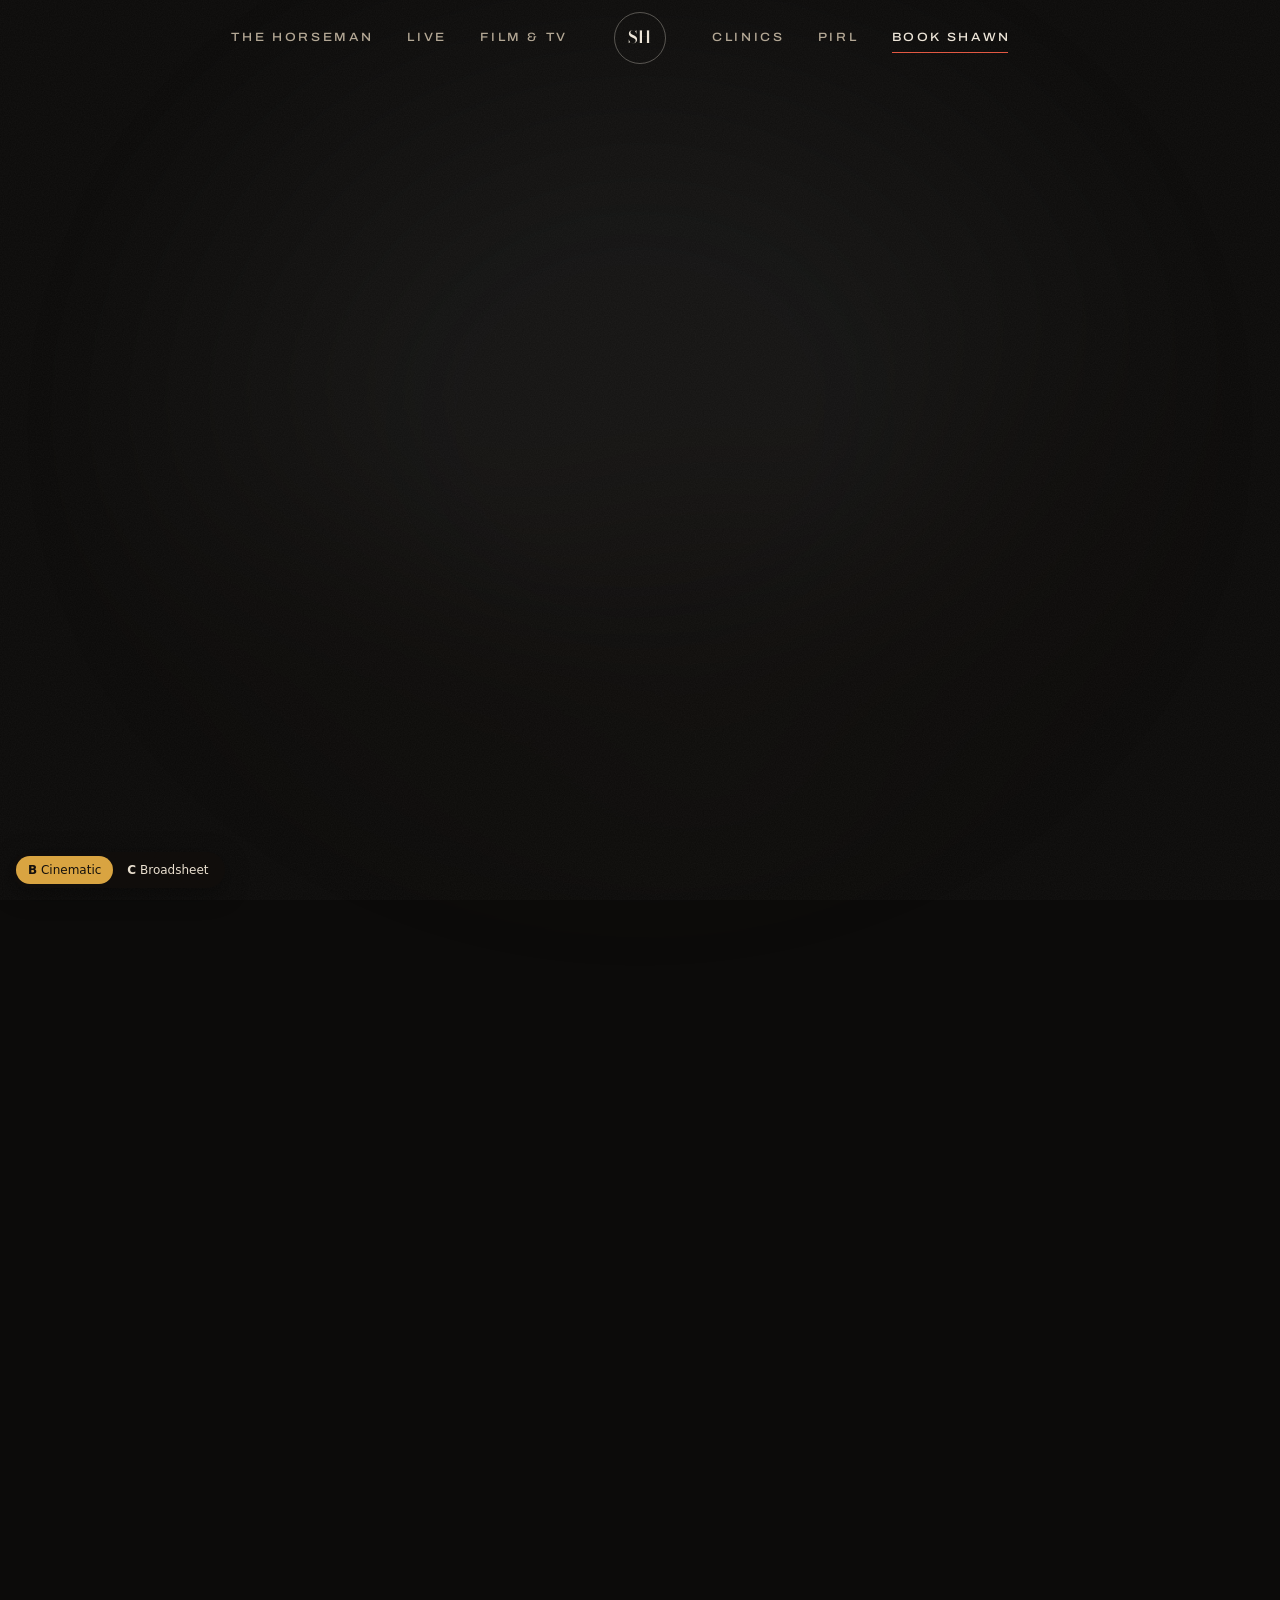
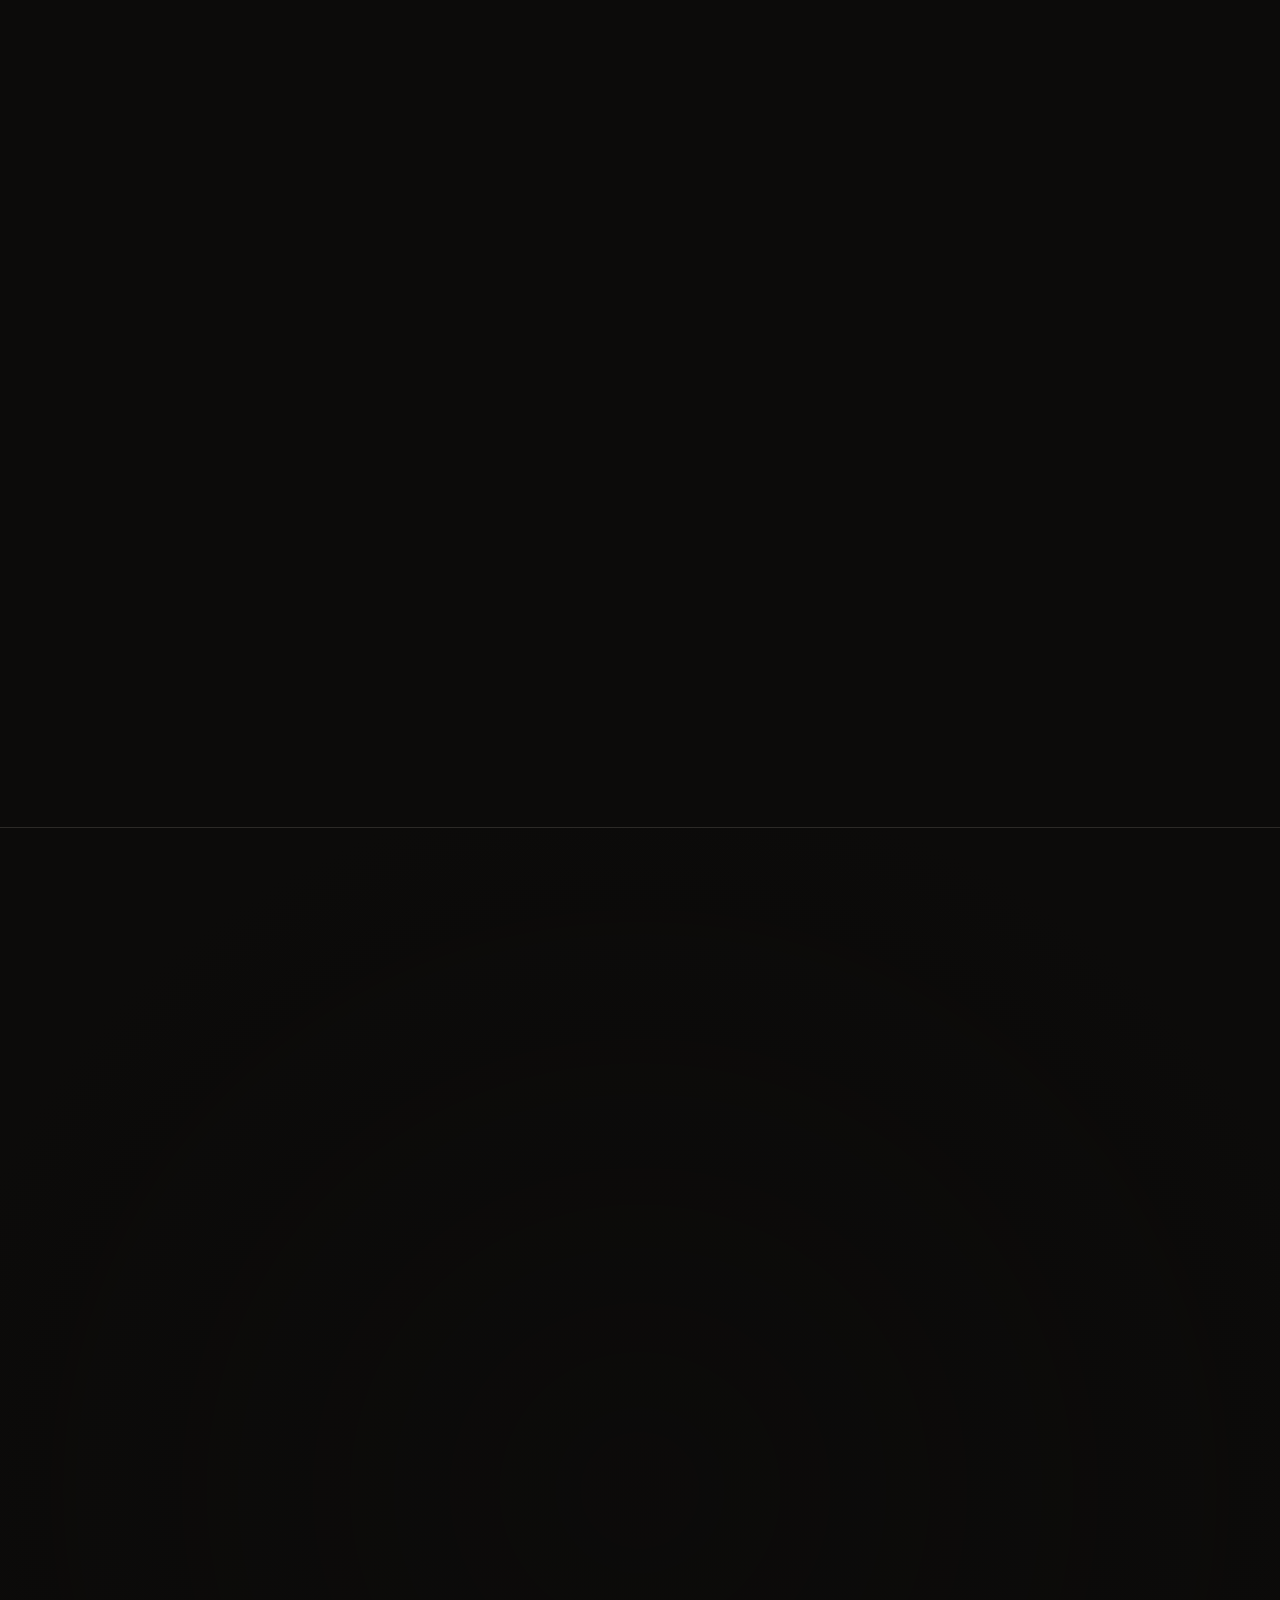
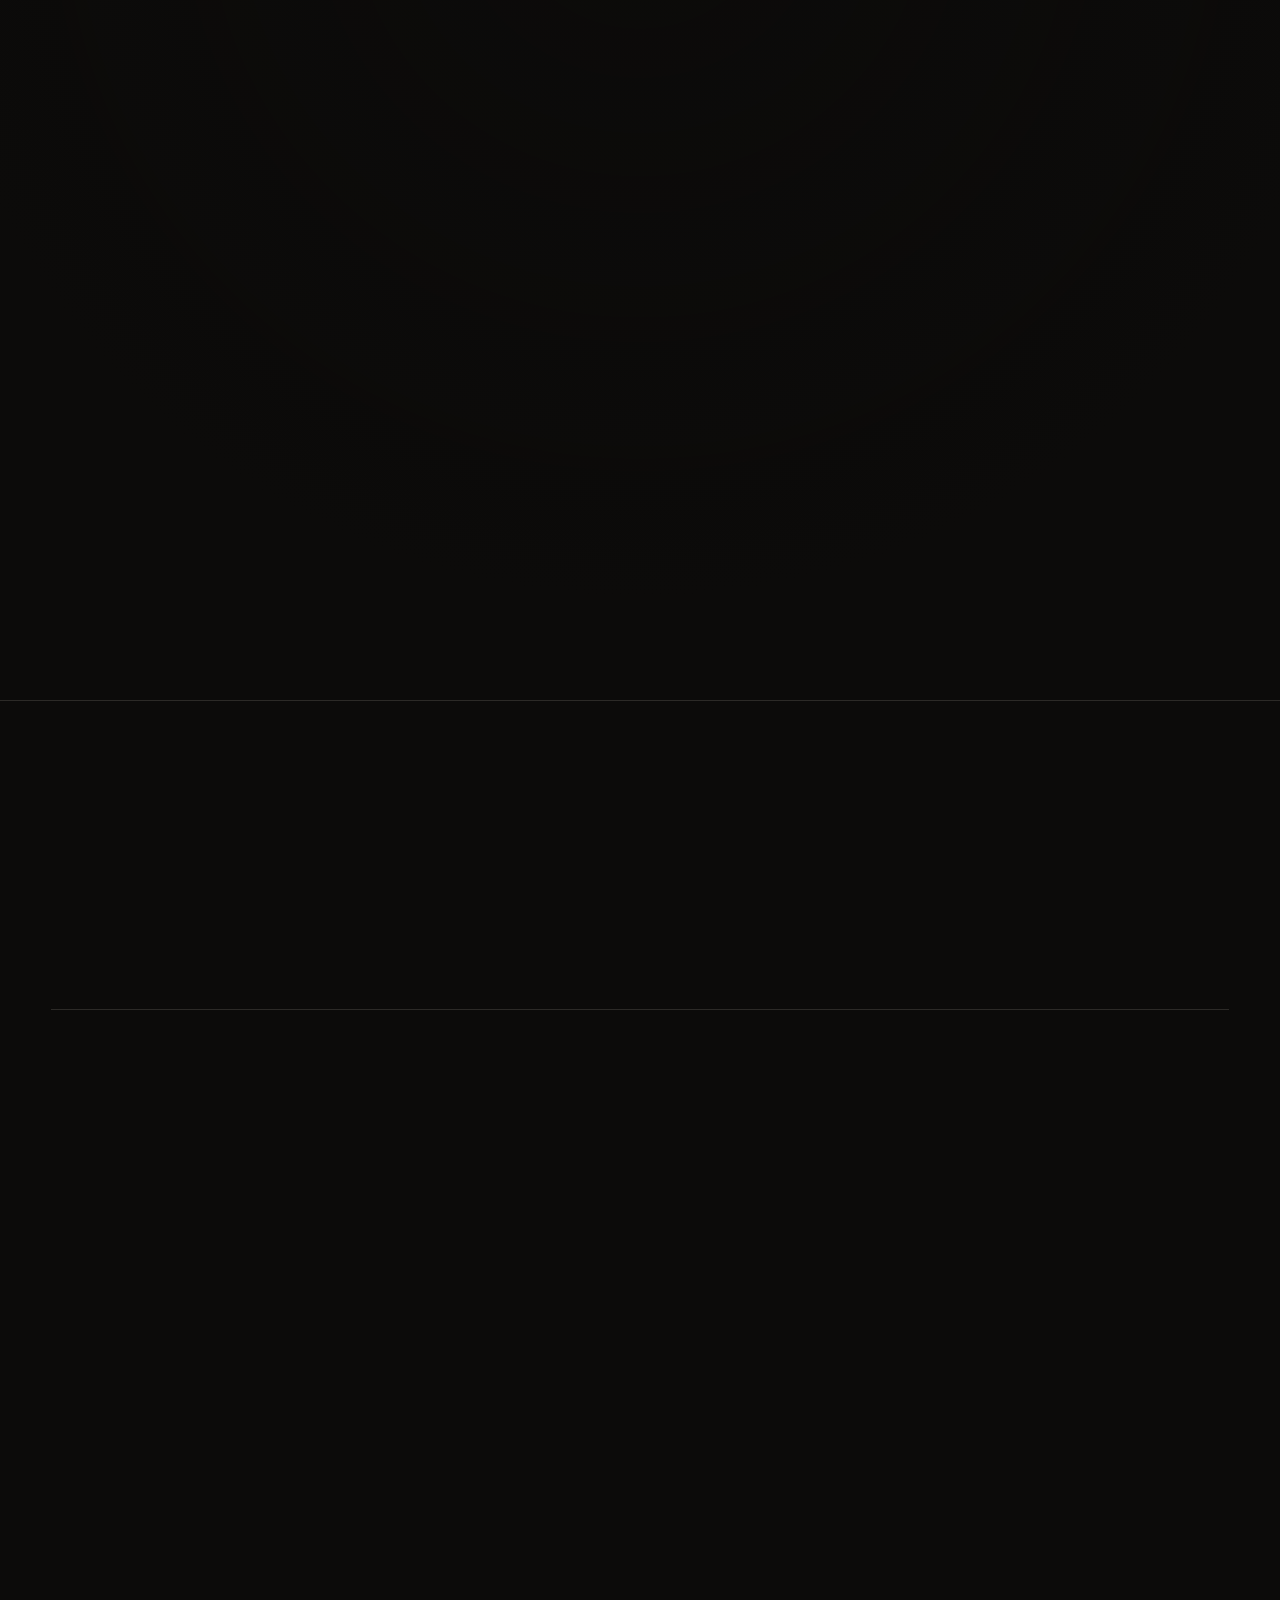
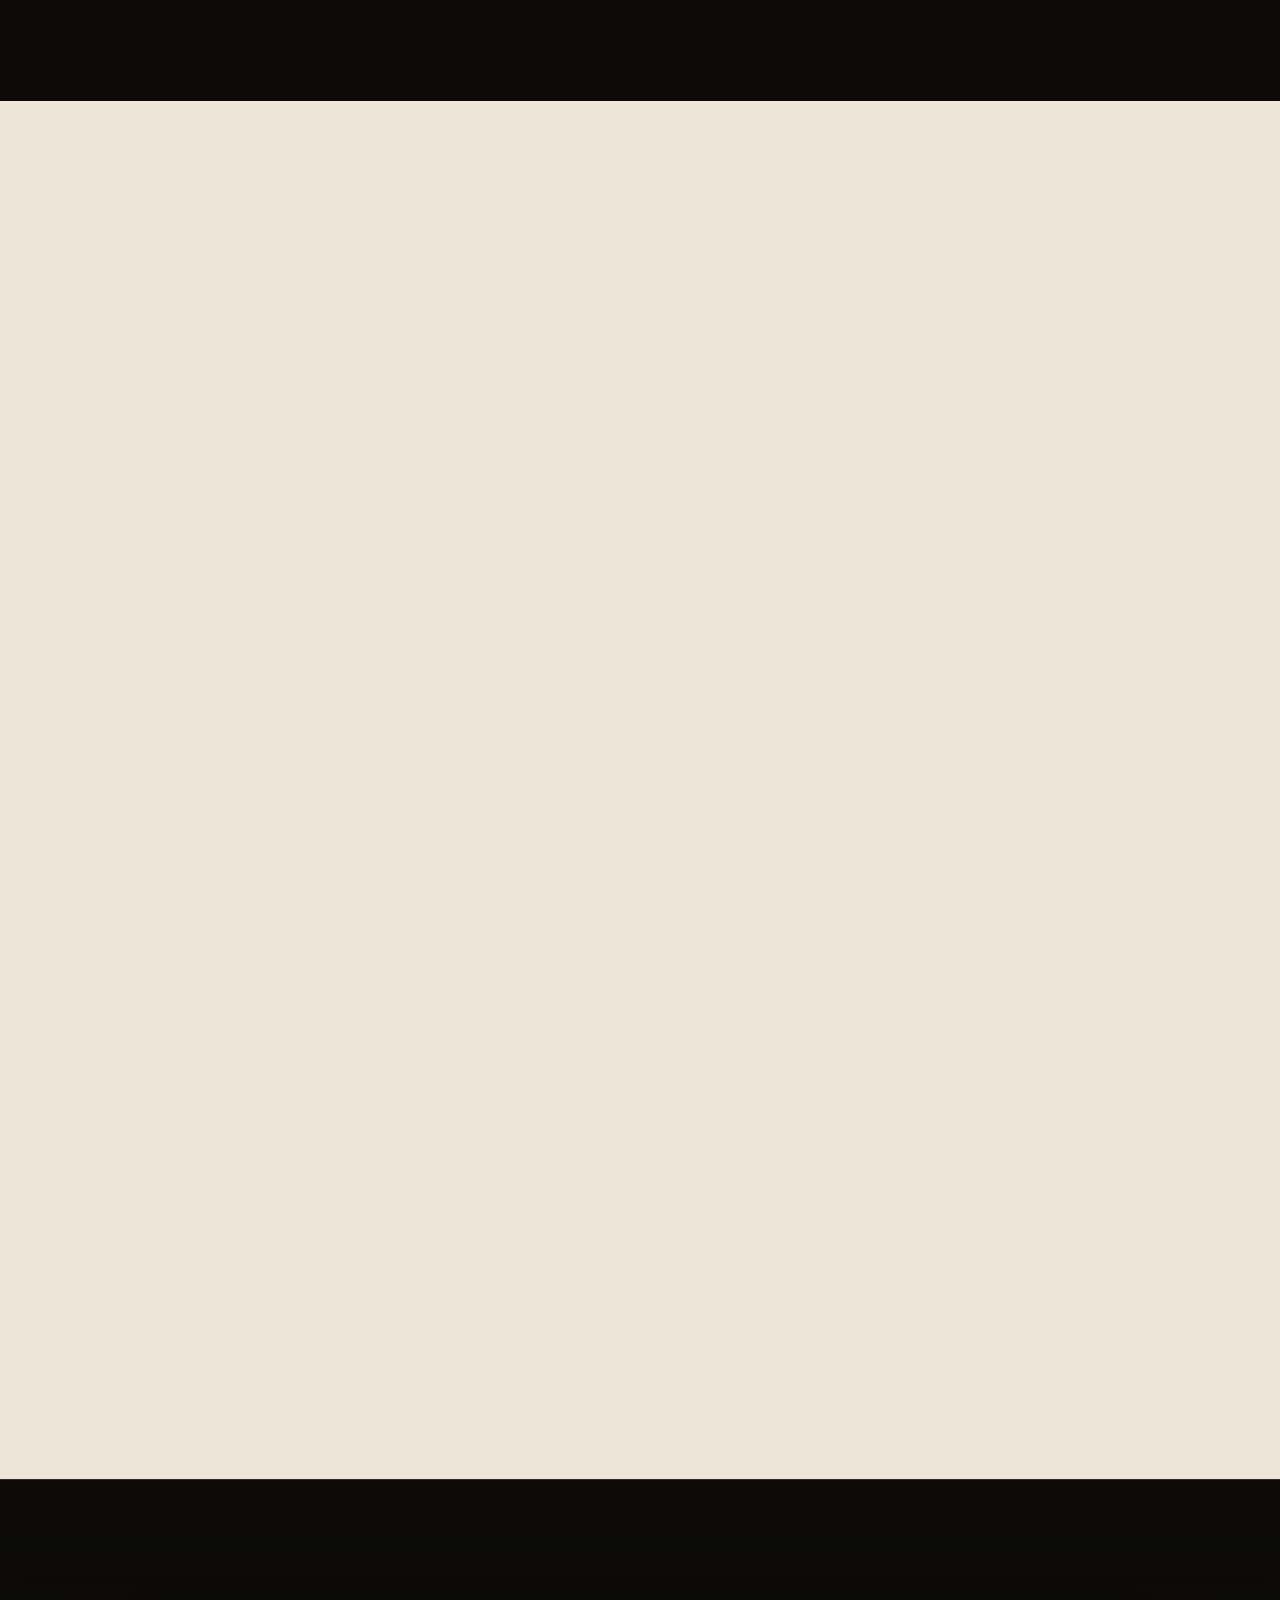
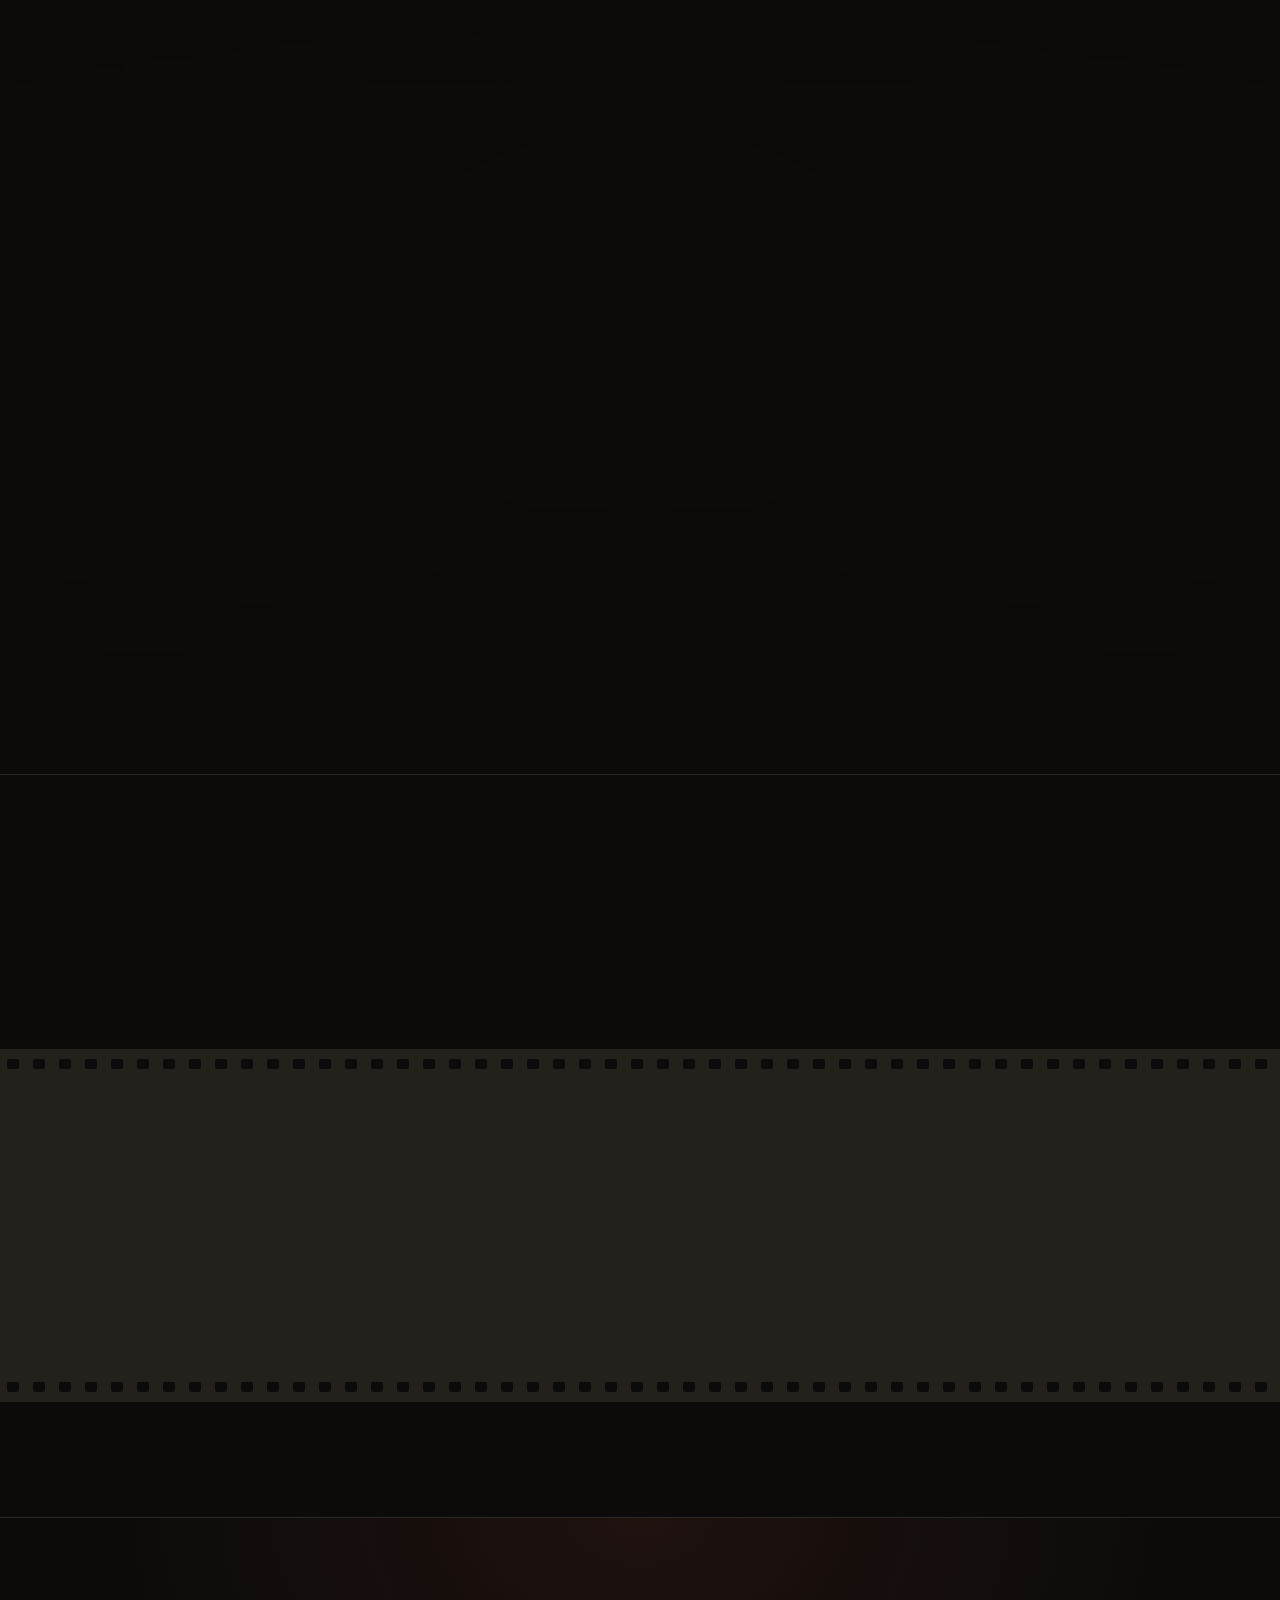
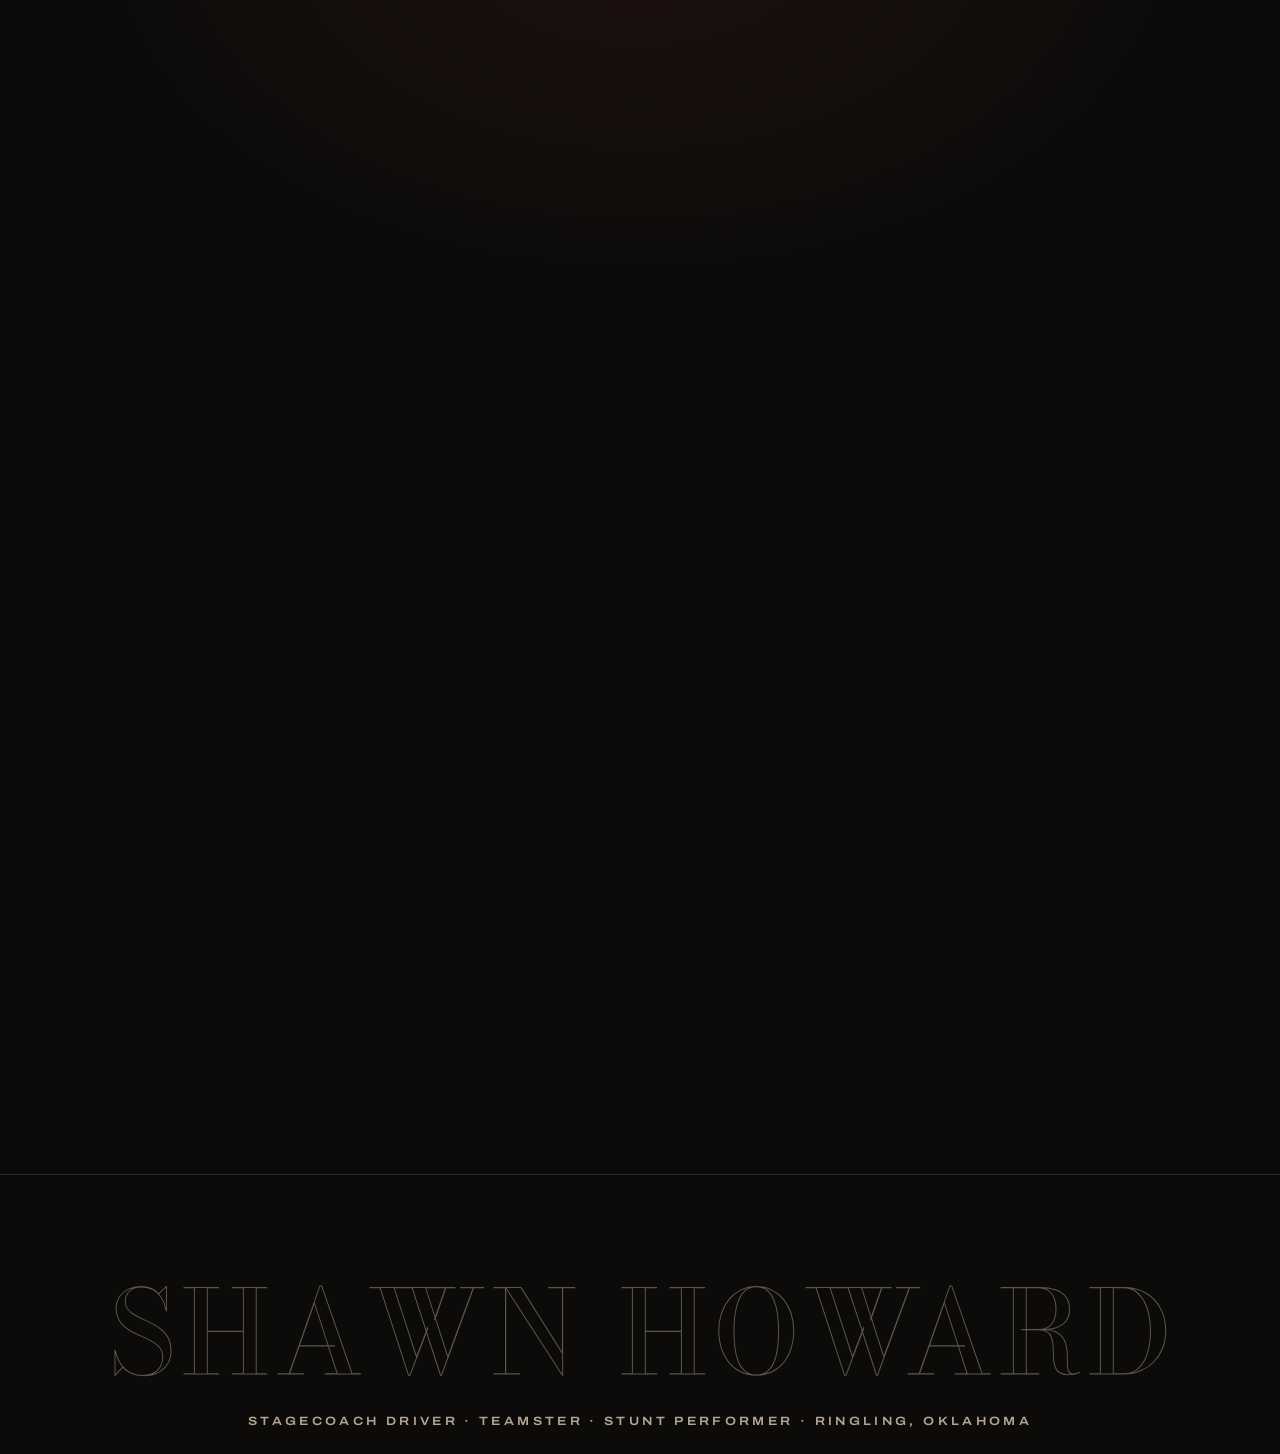
<file: index.html>
<!doctype html>
<html lang="en">
<head>
  <meta charset="utf-8">
  <meta name="viewport" content="width=device-width, initial-scale=1">
  <meta name="robots" content="noindex, nofollow">
  <title>Shawn Howard: design preview</title>
  <meta http-equiv="refresh" content="0; url=option-b/">
  <link rel="canonical" href="option-b/">
  <style>body{margin:0;min-height:100vh;display:grid;place-items:center;background:#0f0d0b;color:#ede5d8;font:16px/1.5 system-ui,sans-serif}a{color:#d9a441}</style>
</head>
<body>
  <p>Opening the preview… <a href="option-b/">Option B</a> · <a href="option-c/">Option C</a></p>
</body>
</html>
</file>
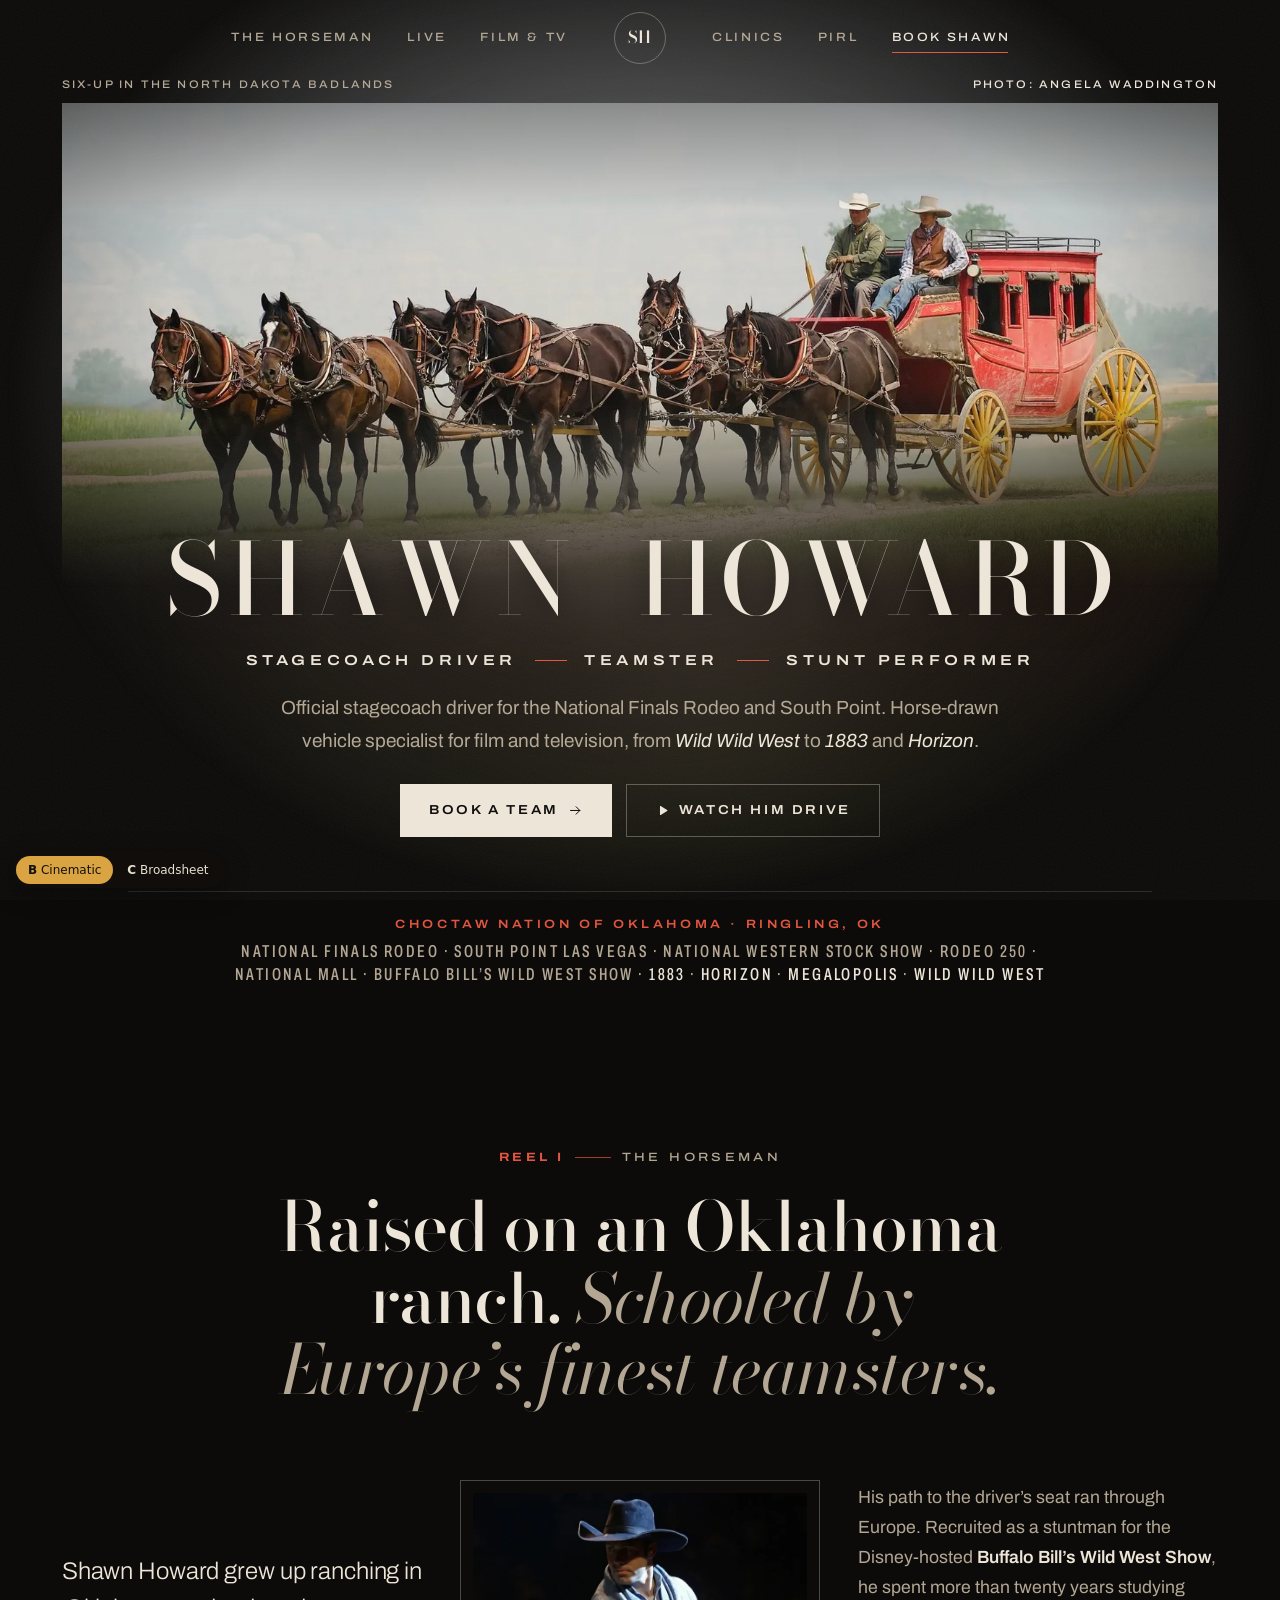
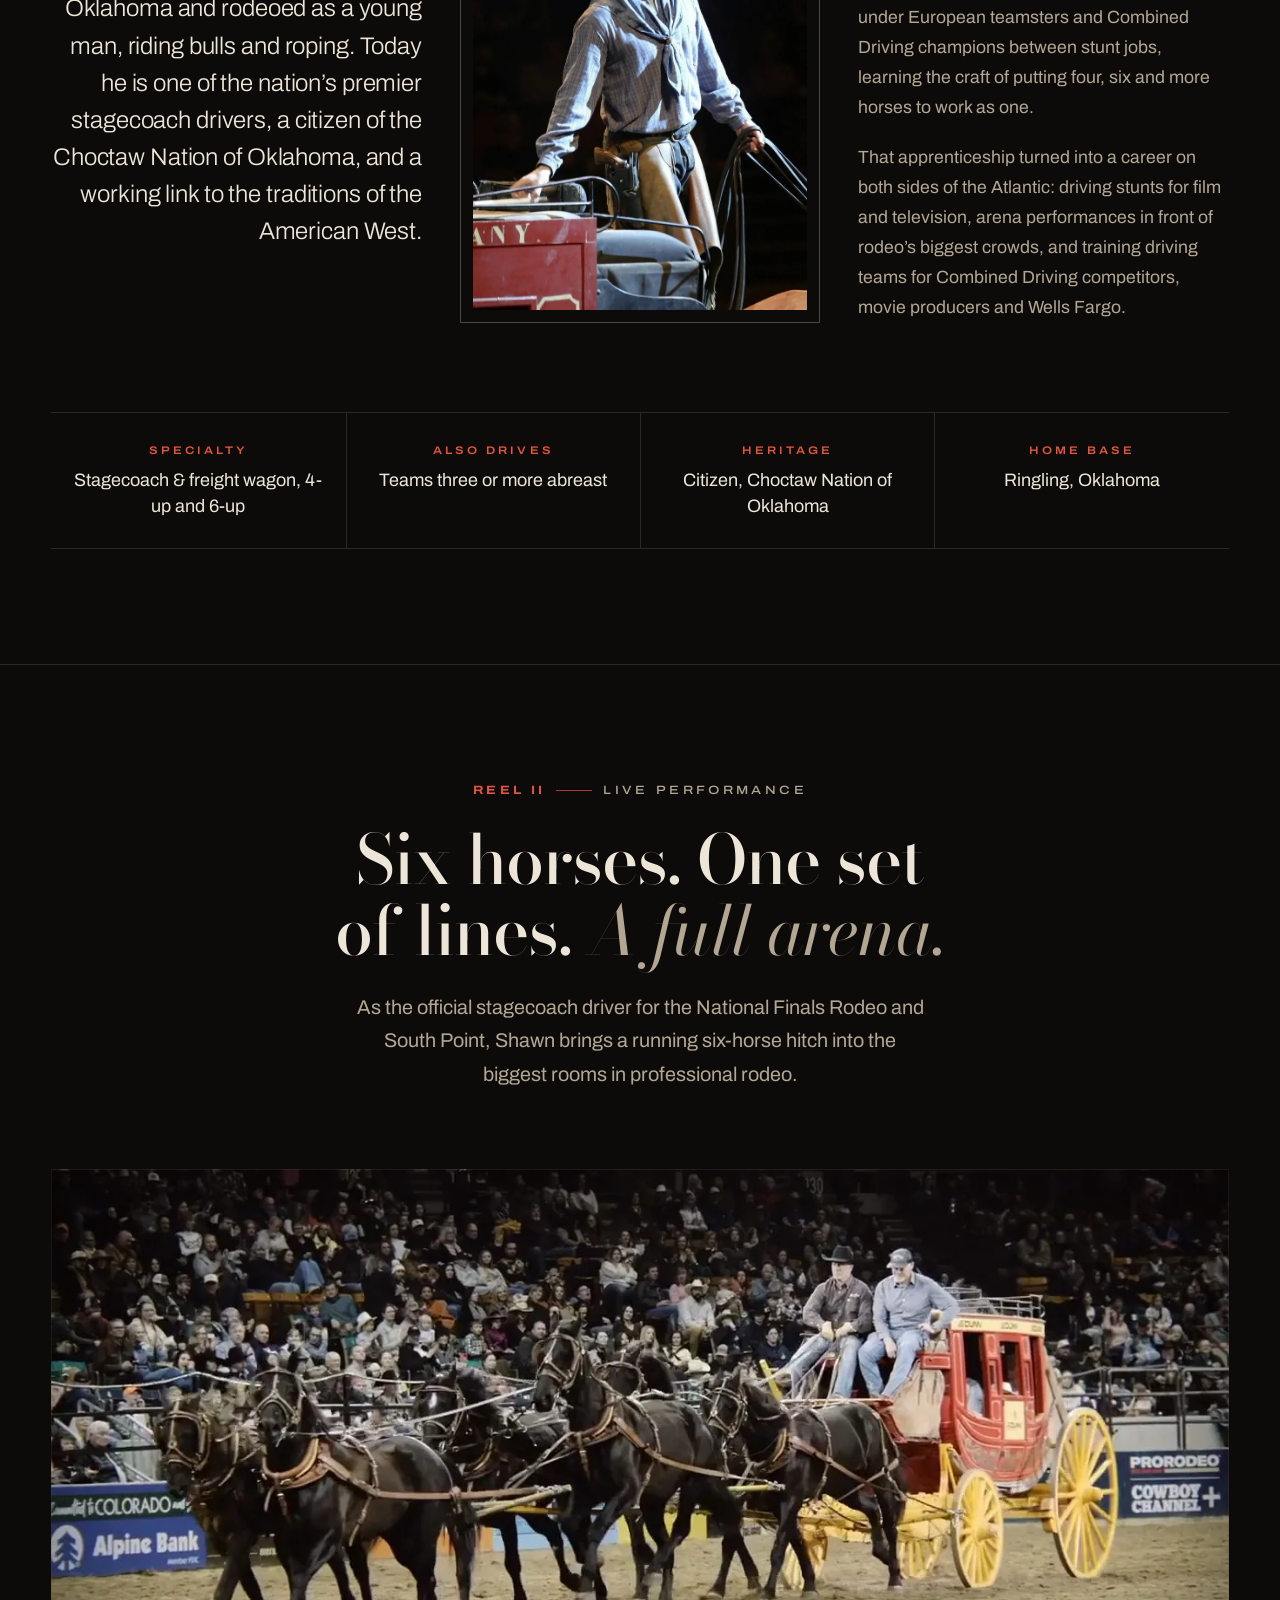
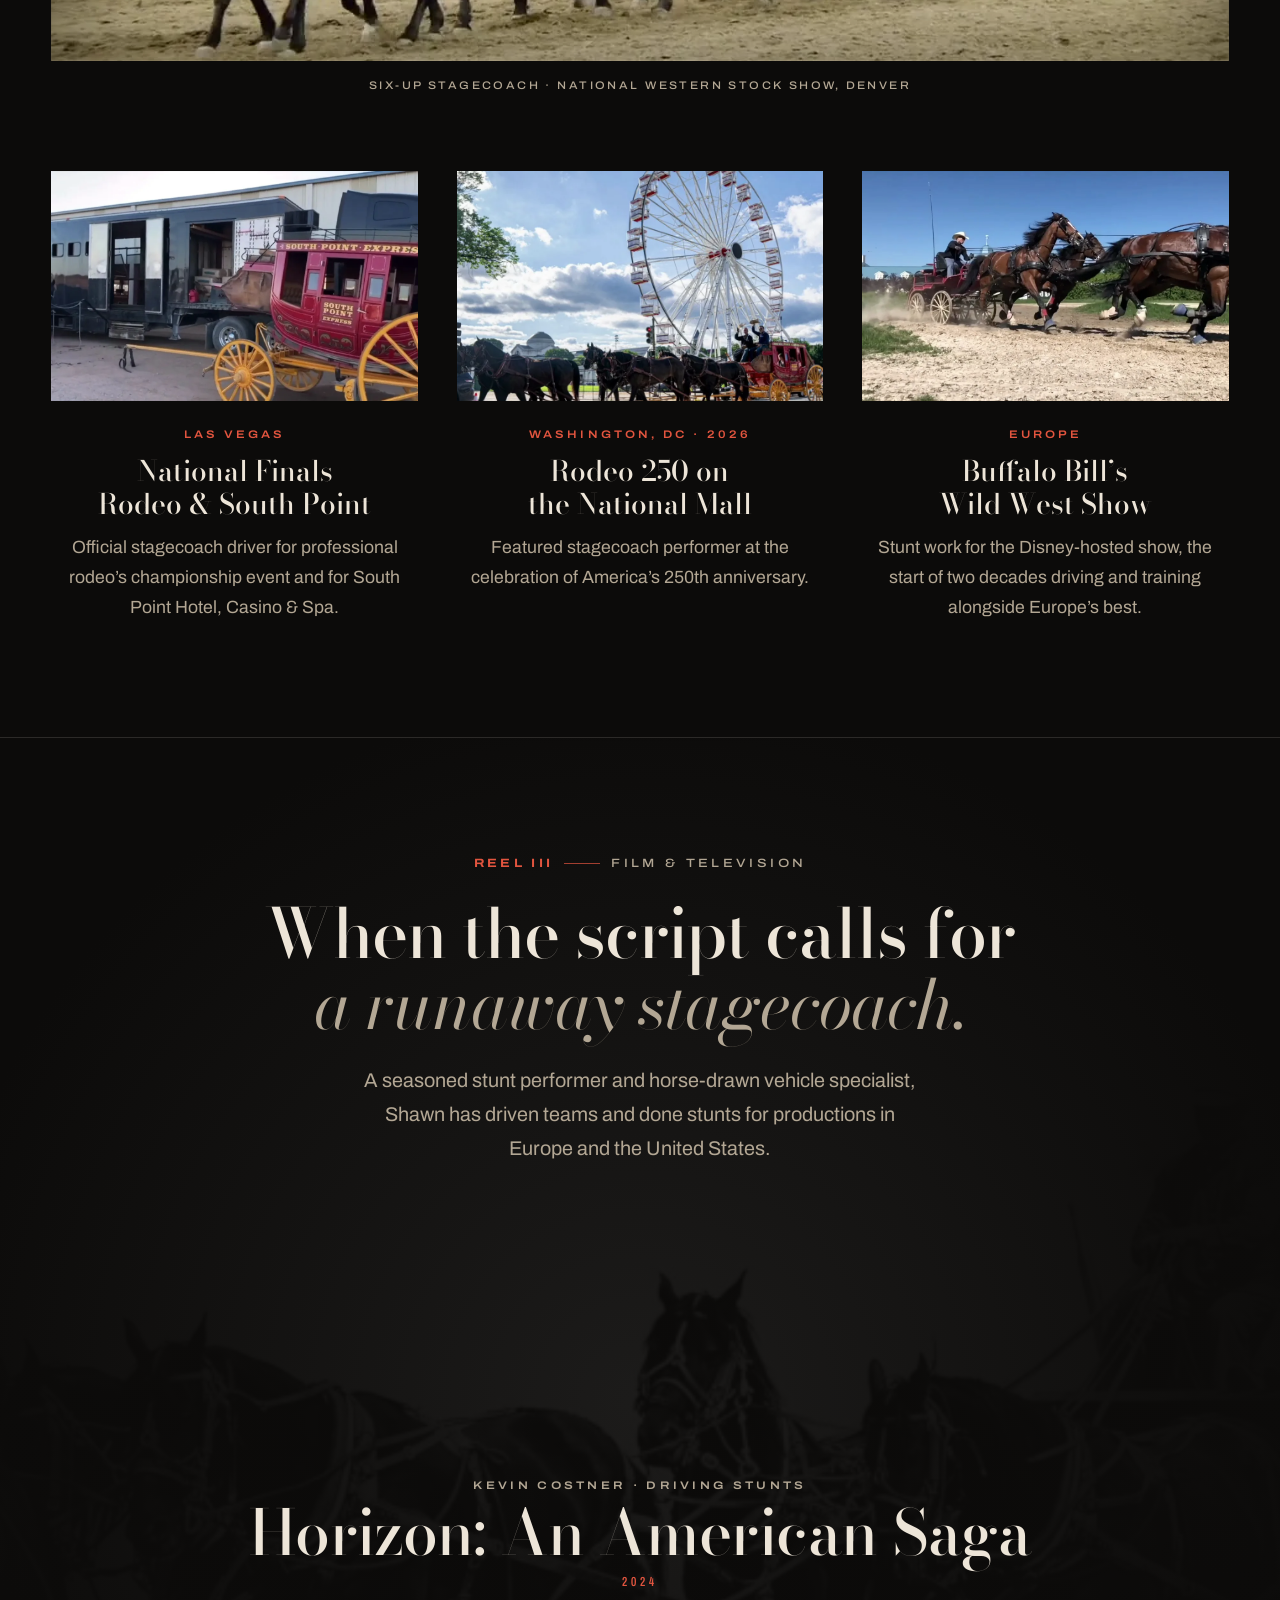
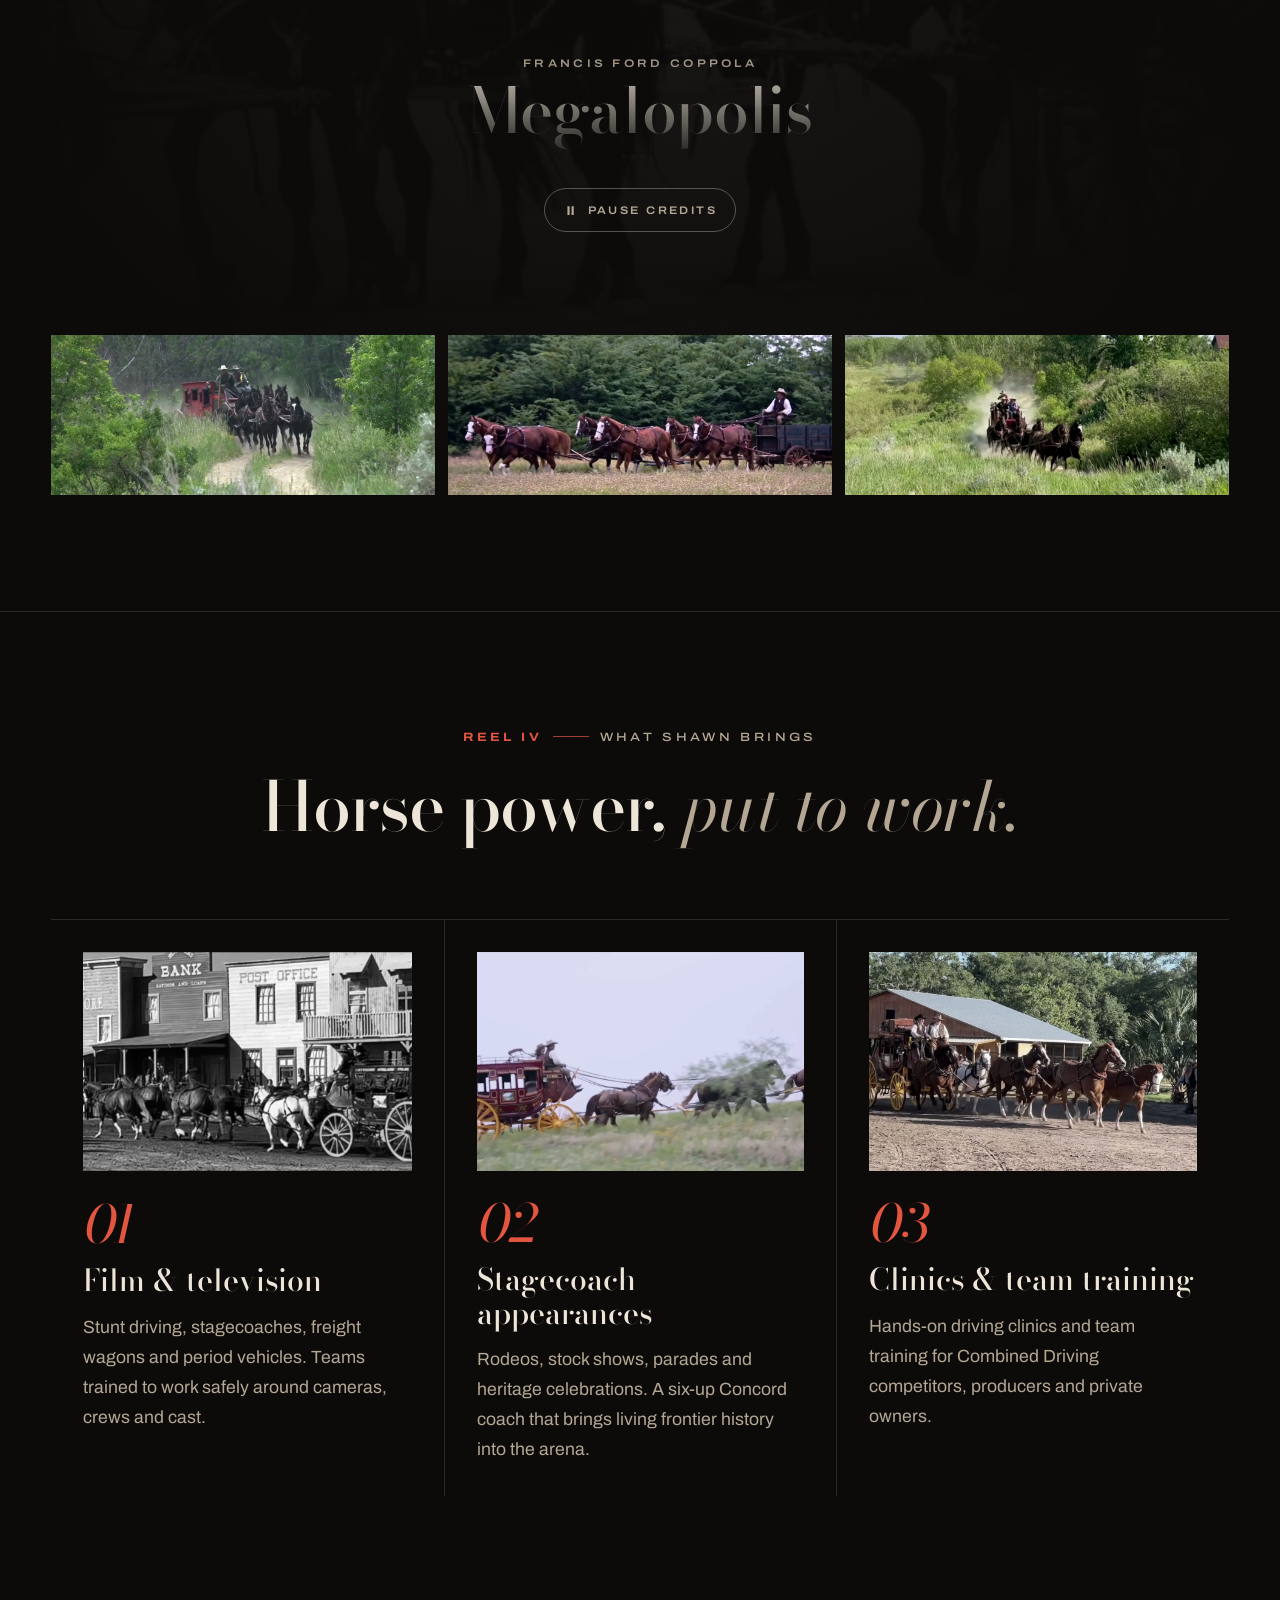
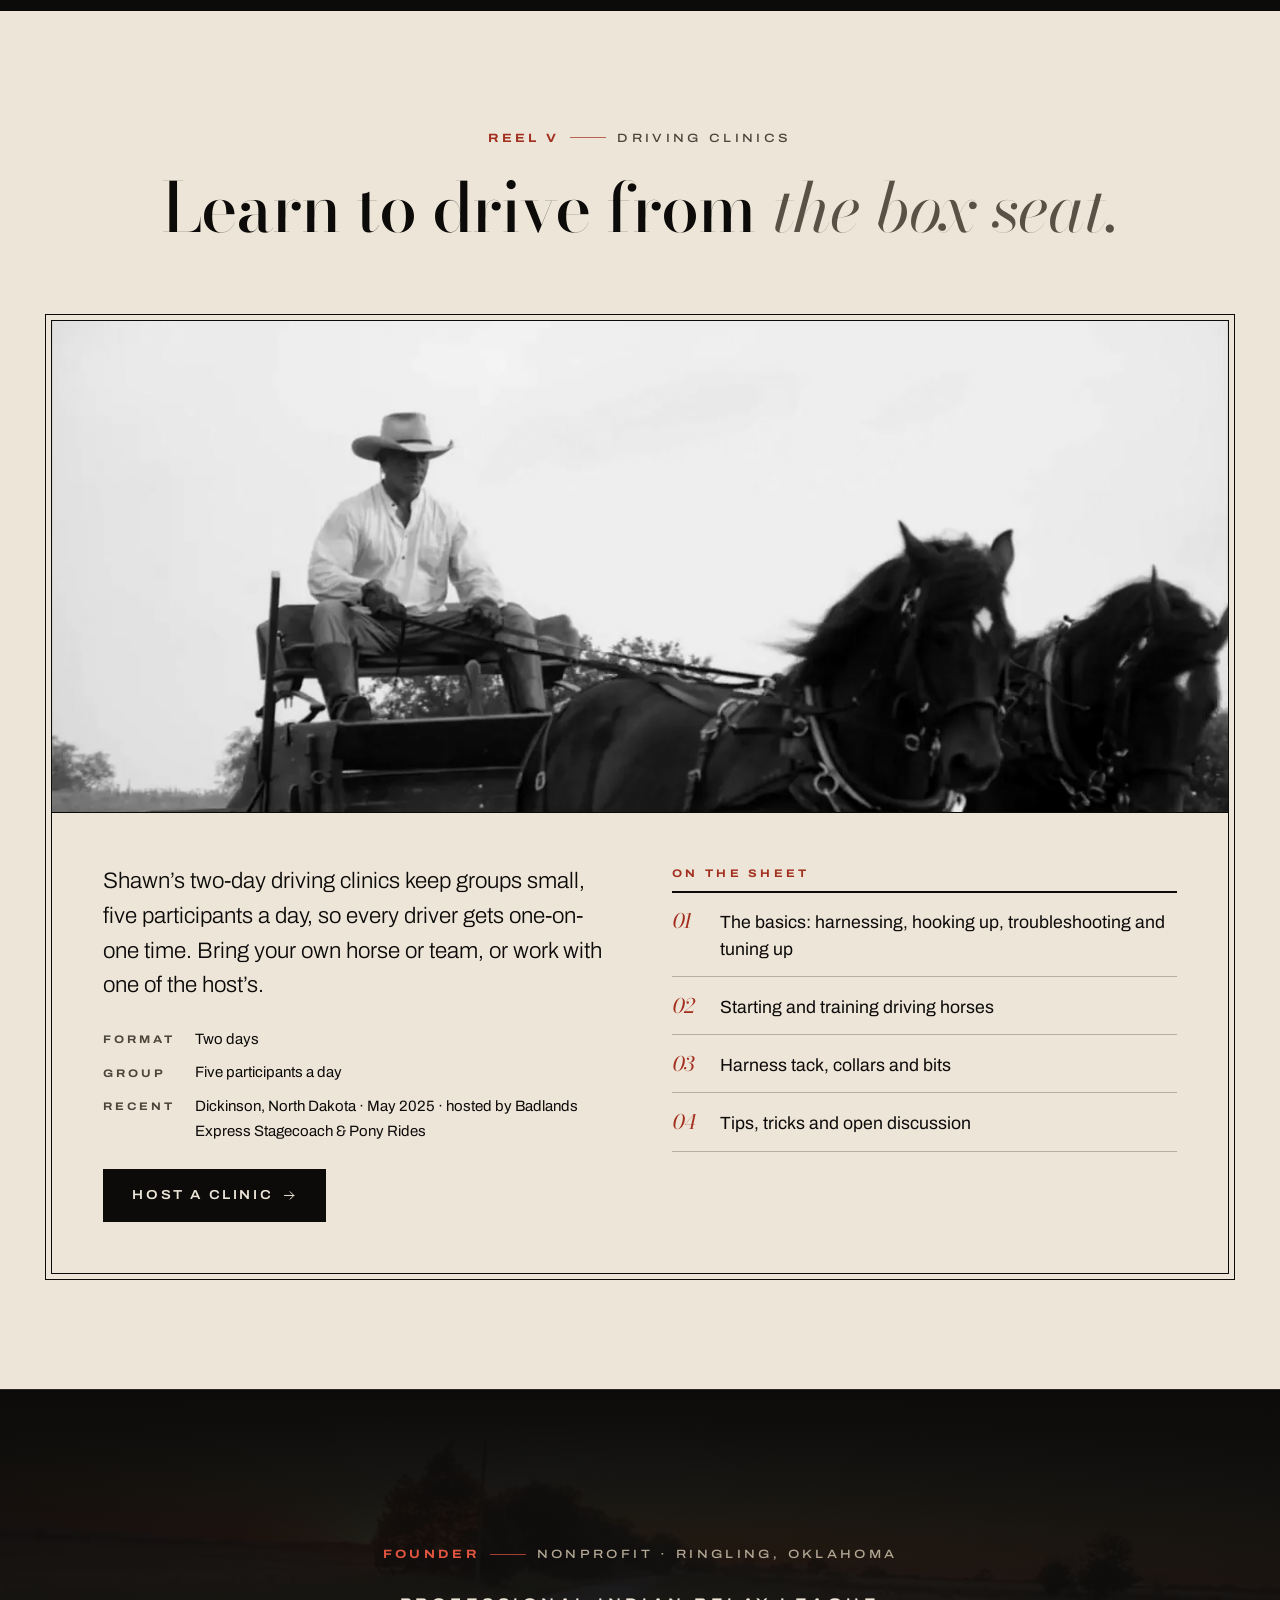
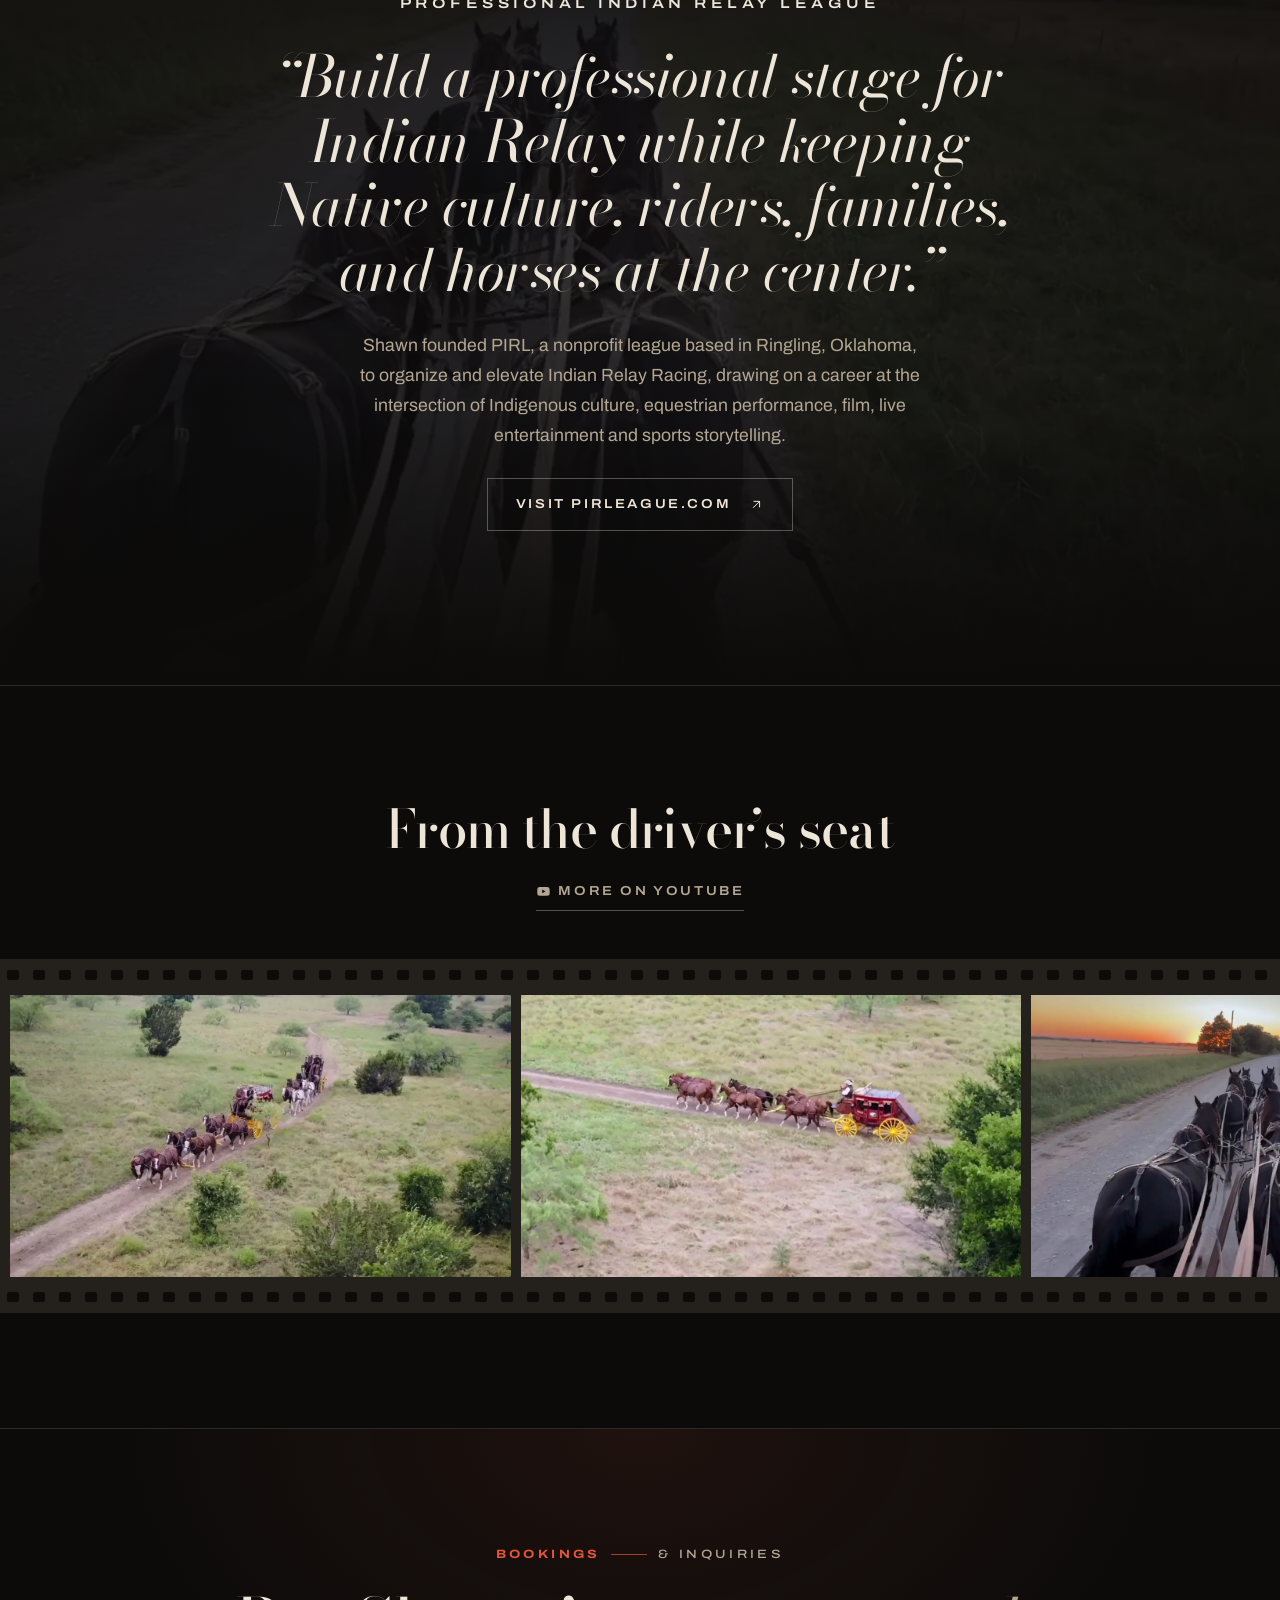
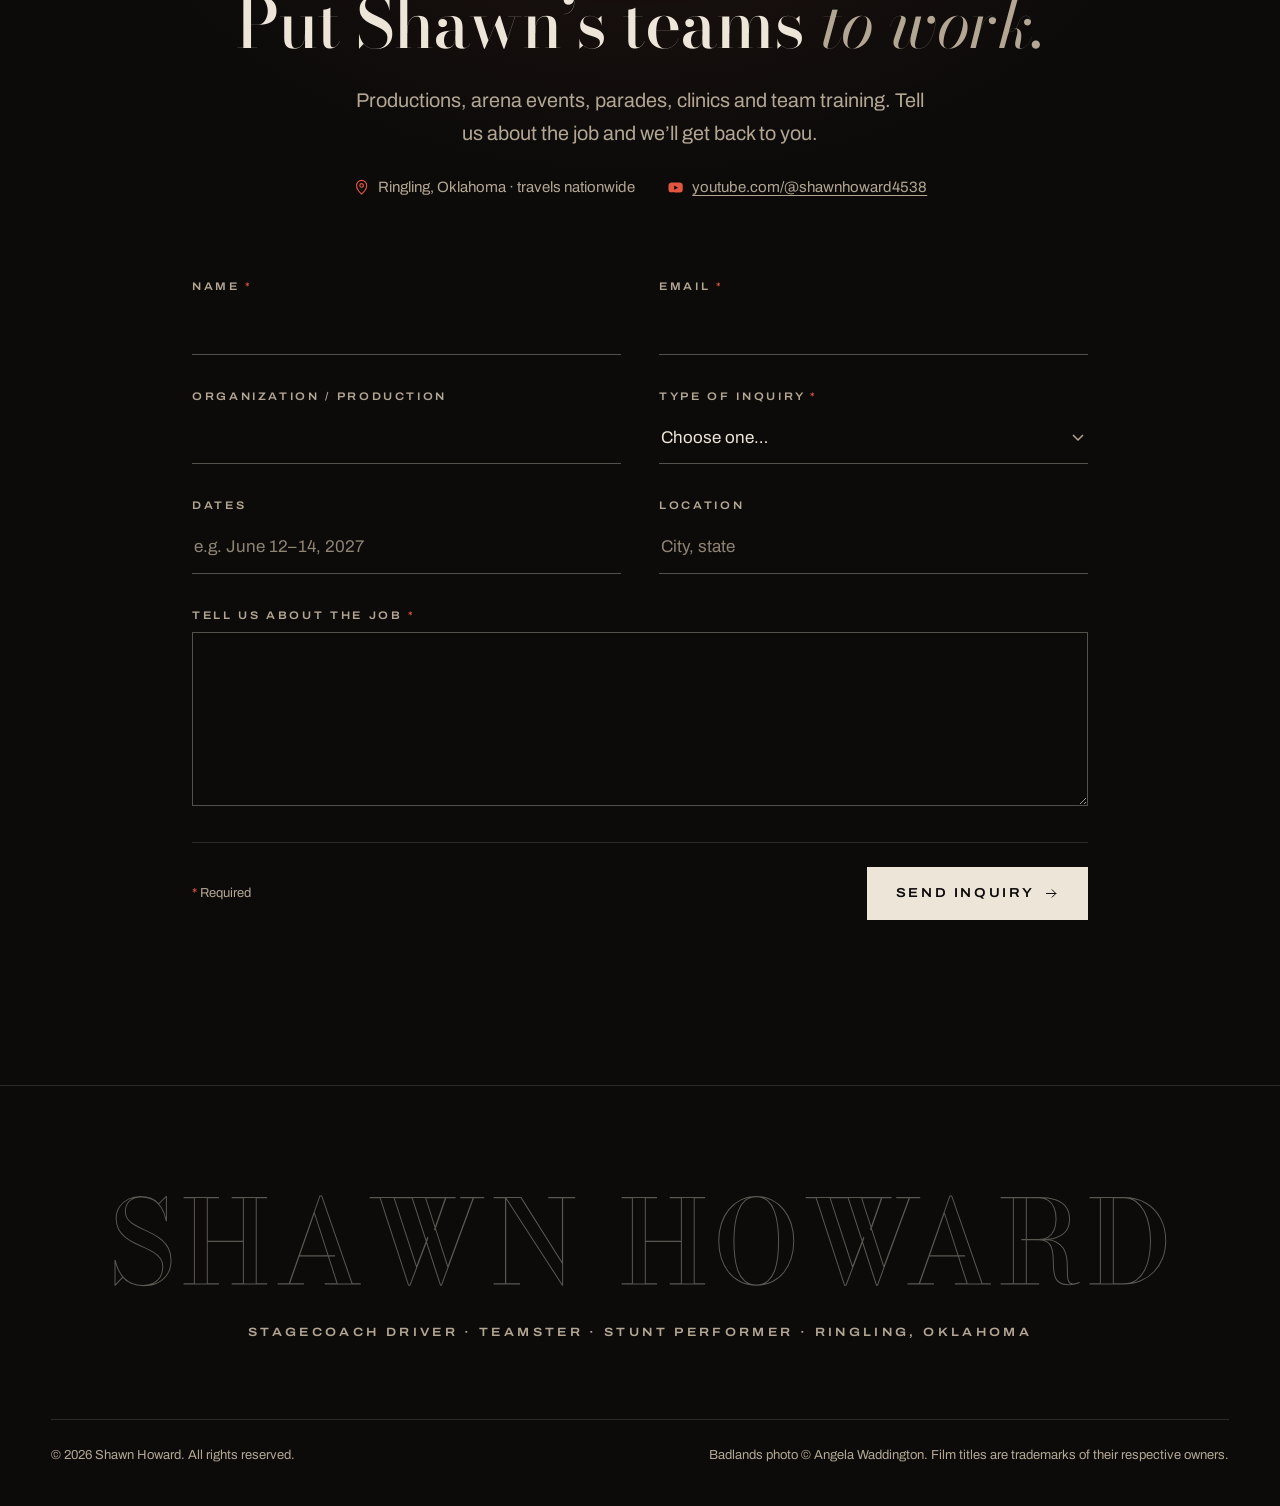
<file: option-b/index.html>
<!doctype html>
<html lang="en">
<head>
  <meta charset="utf-8">
  <meta name="viewport" content="width=device-width, initial-scale=1">
  <!-- Design preview (Option B): keep out of search engines until launch -->
  <meta name="robots" content="noindex, nofollow">
  <title>Shawn Howard | Stagecoach Driver, Teamster &amp; Stunt Performer</title>
  <meta name="description" content="Shawn Howard: official stagecoach driver for the National Finals Rodeo and South Point, stunt performer and horse-drawn vehicle specialist for film and television, and four- and six-up driving clinician. Ringling, Oklahoma.">
  <meta name="theme-color" content="#0c0b0a">
  <link rel="icon" href="data:image/svg+xml,%3Csvg xmlns='http://www.w3.org/2000/svg' viewBox='0 0 64 64'%3E%3Crect width='64' height='64' fill='%230c0b0a'/%3E%3Ctext x='32' y='42' font-family='Didot,Bodoni 72,Georgia,serif' font-size='26' text-anchor='middle' fill='%23ede5d8'%3ESH%3C/text%3E%3C/svg%3E">

  <link rel="preconnect" href="https://fonts.googleapis.com">
  <link rel="preconnect" href="https://fonts.gstatic.com" crossorigin>
  <link rel="stylesheet" href="https://fonts.googleapis.com/css2?family=Archivo:wdth,wght@62..125,300..800&family=Bodoni+Moda:ital,opsz,wght@0,6..96,400..800;1,6..96,400..700&display=swap">

  <link rel="preload" as="image" href="../assets/img/six-up-badlands-waddington.webp" fetchpriority="high">
  <link rel="stylesheet" href="styles.css">

  <!-- Flag JS early so reveal/roll styles only apply when JS can control them -->
  <script>document.documentElement.classList.add('js');</script>
  <script src="main.js" defer></script>
  <link rel="stylesheet" href="../assets/css/reel-modal.css">
  <script src="../assets/js/reel-modal.js" defer></script>
</head>
<body>

<svg class="sprite" aria-hidden="true" focusable="false" xmlns="http://www.w3.org/2000/svg">
  <symbol id="i-arrow" viewBox="0 0 24 24"><path fill="none" stroke="currentColor" stroke-width="1.6" stroke-linecap="round" stroke-linejoin="round" d="M4 12h15m-6-6 6 6-6 6"/></symbol>
  <symbol id="i-arrow-ne" viewBox="0 0 24 24"><path fill="none" stroke="currentColor" stroke-width="1.6" stroke-linecap="round" stroke-linejoin="round" d="M7 17 17 7M8 7h9v9"/></symbol>
  <symbol id="i-play" viewBox="0 0 24 24"><path fill="currentColor" d="M8 5.5v13a.8.8 0 0 0 1.2.7l10.3-6.5a.8.8 0 0 0 0-1.4L9.2 4.8A.8.8 0 0 0 8 5.5Z"/></symbol>
  <symbol id="i-pause" viewBox="0 0 24 24"><path fill="currentColor" d="M7 5h3.5v14H7zM13.5 5H17v14h-3.5z"/></symbol>
  <symbol id="i-menu" viewBox="0 0 24 24"><path fill="none" stroke="currentColor" stroke-width="1.6" stroke-linecap="round" d="M3 8h18M3 16h18"/></symbol>
  <symbol id="i-close" viewBox="0 0 24 24"><path fill="none" stroke="currentColor" stroke-width="1.6" stroke-linecap="round" d="m5 5 14 14M19 5 5 19"/></symbol>
  <symbol id="i-yt" viewBox="0 0 24 24"><path fill="currentColor" d="M21.6 7.2a2.5 2.5 0 0 0-1.8-1.8C18.2 5 12 5 12 5s-6.2 0-7.8.4A2.5 2.5 0 0 0 2.4 7.2 26 26 0 0 0 2 12a26 26 0 0 0 .4 4.8 2.5 2.5 0 0 0 1.8 1.8C5.8 19 12 19 12 19s6.2 0 7.8-.4a2.5 2.5 0 0 0 1.8-1.8A26 26 0 0 0 22 12a26 26 0 0 0-.4-4.8ZM10 15V9l5.2 3Z"/></symbol>
  <symbol id="i-pin" viewBox="0 0 24 24"><path fill="none" stroke="currentColor" stroke-width="1.6" stroke-linecap="round" stroke-linejoin="round" d="M12 21s7-6.2 7-12a7 7 0 0 0-14 0c0 5.8 7 12 7 12Zm0-9.5a2.5 2.5 0 1 0 0-5 2.5 2.5 0 0 0 0 5Z"/></symbol>
</svg>

<a class="skip-link" href="#main">Skip to content</a>

<!-- ===================================================================
     HEADER: symmetric split navigation around a centred monogram
     =================================================================== -->
<header class="masthead" data-header>
  <a class="monogram" href="#top" aria-label="Shawn Howard, back to top">
    <span aria-hidden="true">SH</span>
  </a>

  <button class="menu-toggle" type="button" aria-controls="primary-nav" aria-expanded="false" data-menu-toggle hidden>
    <span class="menu-toggle__label" data-menu-label>Menu</span>
    <svg class="icon" aria-hidden="true"><use href="#i-menu"/></svg>
  </button>

  <nav class="nav" id="primary-nav" aria-label="Primary" data-nav>
    <ul class="nav__list nav__list--left">
      <li><a href="#about">The Horseman</a></li>
      <li><a href="#live">Live</a></li>
      <li><a href="#film">Film &amp; TV</a></li>
    </ul>
    <ul class="nav__list nav__list--right">
      <li><a href="#clinics">Clinics</a></li>
      <li><a href="#pirl">PIRL</a></li>
      <li><a class="nav__cta" href="#contact">Book Shawn</a></li>
    </ul>
  </nav>
</header>

<main id="main" tabindex="-1">

<!-- ===================================================================
     01 — OPENING TITLES
     Everything is centred on one axis, and the letterbox band is
     capped, so the composition stays balanced at any width.
     =================================================================== -->
<section class="opening" id="top" aria-labelledby="hero-title">
  <div class="opening__ambient" aria-hidden="true"></div>

  <figure class="opening__frame">
    <div class="letterbox" data-letterbox>
      <img src="../assets/img/six-up-badlands-waddington.webp" alt="Two drivers on a red stagecoach pulled by six dark horses across a green field with badlands hills behind" width="1600" height="1066" fetchpriority="high">
    </div>
    <figcaption class="opening__slate">
      <span>Six-up in the North Dakota badlands</span>
      <span>Photo: Angela Waddington</span>
    </figcaption>
  </figure>

  <div class="opening__titles">
    <h1 class="title" id="hero-title">
      <span class="title__line">Shawn</span>
      <span class="title__line">Howard</span>
    </h1>
    <p class="opening__roles">
      <span>Stagecoach Driver</span><span class="rule" aria-hidden="true"></span><span>Teamster</span><span class="rule" aria-hidden="true"></span><span>Stunt Performer</span>
    </p>
    <p class="opening__lede">Official stagecoach driver for the National Finals Rodeo and South Point. Horse-drawn vehicle specialist for film and television, from <em>Wild Wild West</em> to <em>1883</em> and <em>Horizon</em>.</p>
    <div class="opening__actions">
      <a class="btn btn--bone" href="#contact">Book a team <svg class="icon" aria-hidden="true"><use href="#i-arrow"/></svg></a>
      <a class="btn btn--ghost" href="https://vimeo.com/1228097908" data-reel="1228097908"><svg class="icon" aria-hidden="true"><use href="#i-play"/></svg> Watch him drive<span class="visually-hidden"> (demo reel video)</span></a>
    </div>

    <!-- Poster "billing block": static, condensed, centred -->
    <p class="billing">
      <span class="billing__from">Choctaw Nation of Oklahoma · Ringling, OK</span>
      <span class="billing__names">National Finals Rodeo · South Point Las Vegas · National Western Stock Show · Rodeo 250 · National Mall · Buffalo Bill’s Wild West Show · <em>1883</em> · <em>Horizon</em> · <em>Megalopolis</em> · <em>Wild Wild West</em></span>
    </p>
  </div>
</section>

<!-- ===================================================================
     02 — THE HORSEMAN
     =================================================================== -->
<section class="section horseman" id="about" aria-labelledby="about-title">
  <header class="title-card reveal">
    <p class="reel"><span>Reel I</span>The horseman</p>
    <h2 class="title-card__heading" id="about-title">Raised on an Oklahoma ranch. <em>Schooled by Europe’s finest teamsters.</em></h2>
  </header>

  <div class="triptych">
    <div class="triptych__col reveal">
      <p class="lead">Shawn Howard grew up ranching in Oklahoma and rodeoed as a young man, riding bulls and roping. Today he is one of the nation’s premier stagecoach drivers, a citizen of the Choctaw Nation of Oklahoma, and a working link to the traditions of the American West.</p>
    </div>

    <figure class="triptych__portrait reveal">
      <img src="../assets/img/shawn-arena-portrait.webp" alt="Shawn Howard in a dark hat, plaid shirt, neckerchief and chaps, standing on a red stagecoach holding a coiled whip" width="768" height="960" loading="lazy">
    </figure>

    <div class="triptych__col reveal">
      <p>His path to the driver’s seat ran through Europe. Recruited as a stuntman for the Disney-hosted <strong>Buffalo Bill’s Wild West Show</strong>, he spent more than twenty years studying under European teamsters and Combined Driving champions between stunt jobs, learning the craft of putting four, six and more horses to work as one.</p>
      <p>That apprenticeship turned into a career on both sides of the Atlantic: driving stunts for film and television, arena performances in front of rodeo’s biggest crowds, and training driving teams for Combined Driving competitors, movie producers and Wells Fargo.</p>
    </div>
  </div>

  <dl class="specs reveal">
    <div><dt>Specialty</dt><dd>Stagecoach &amp; freight wagon, 4-up and 6-up</dd></div>
    <div><dt>Also drives</dt><dd>Teams three or more abreast</dd></div>
    <div><dt>Heritage</dt><dd>Citizen, Choctaw Nation of Oklahoma</dd></div>
    <div><dt>Home base</dt><dd>Ringling, Oklahoma</dd></div>
  </dl>
</section>

<!-- ===================================================================
     03 — LIVE PERFORMANCE
     =================================================================== -->
<section class="section live" id="live" aria-labelledby="live-title">
  <header class="title-card reveal">
    <p class="reel"><span>Reel II</span>Live performance</p>
    <h2 class="title-card__heading" id="live-title">Six horses. One set of lines. <em>A full arena.</em></h2>
    <p class="title-card__intro">As the official stagecoach driver for the National Finals Rodeo and South Point, Shawn brings a running six-horse hitch into the biggest rooms in professional rodeo.</p>
  </header>

  <figure class="band reveal">
    <div class="band__frame">
      <img src="../assets/img/arena-six-up-crowd.webp" alt="A six-horse hitch of black horses pulling a red stagecoach past a full grandstand" width="1280" height="720" loading="lazy">
    </div>
    <figcaption class="band__caption">Six-up stagecoach · National Western Stock Show, Denver</figcaption>
  </figure>

  <div class="venues">
    <article class="venue reveal">
      <div class="venue__img"><img src="../assets/img/south-point-express.webp" alt="The red South Point Express stagecoach with yellow wheels parked beside a horse trailer" width="1280" height="720" loading="lazy"></div>
      <p class="venue__kicker">Las Vegas</p>
      <h3 class="venue__title">National Finals Rodeo &amp; South Point</h3>
      <p>Official stagecoach driver for professional rodeo’s championship event and for South Point Hotel, Casino &amp; Spa.</p>
    </article>
    <article class="venue reveal">
      <div class="venue__img venue__img--pillarbox"><img src="../assets/img/national-mall-six-up.webp" alt="A six-horse stagecoach team on a Washington DC street beside a Ferris wheel" width="1280" height="720" loading="lazy"></div>
      <p class="venue__kicker">Washington, DC · 2026</p>
      <h3 class="venue__title">Rodeo 250 on the National Mall</h3>
      <p>Featured stagecoach performer at the celebration of America’s 250th anniversary.</p>
    </article>
    <article class="venue reveal">
      <div class="venue__img"><img src="../assets/img/europe-four-in-hand.webp" alt="A four-in-hand carriage driven at speed through a Combined Driving arena in Europe" width="1280" height="720" loading="lazy"></div>
      <p class="venue__kicker">Europe</p>
      <h3 class="venue__title">Buffalo Bill’s Wild West Show</h3>
      <p>Stunt work for the Disney-hosted show, the start of two decades driving and training alongside Europe’s best.</p>
    </article>
  </div>
</section>

<!-- ===================================================================
     04 — FILM & TELEVISION: end-credit roll
     =================================================================== -->
<section class="section film" id="film" aria-labelledby="film-title">
  <div class="film__bg" aria-hidden="true"><img src="../assets/img/bw-six-up.webp" alt="" width="1280" height="616" loading="lazy"></div>

  <header class="title-card reveal">
    <p class="reel"><span>Reel III</span>Film &amp; television</p>
    <h2 class="title-card__heading" id="film-title">When the script calls for <em>a runaway stagecoach.</em></h2>
    <p class="title-card__intro">A seasoned stunt performer and horse-drawn vehicle specialist, Shawn has driven teams and done stunts for productions in Europe and the United States.</p>
  </header>

  <div class="roll reveal" data-roll>
    <div class="roll__screen" tabindex="0" role="region" aria-label="Film and television credits">
      <div class="roll__track" data-roll-track>
        <ol class="roll__list">
          <li><span class="roll__meta">Kevin Costner · Driving stunts</span><span class="roll__title">Horizon: An American Saga</span><span class="roll__year">2024</span></li>
          <li><span class="roll__meta">Francis Ford Coppola</span><span class="roll__title">Megalopolis</span><span class="roll__year">2024</span></li>
          <li><span class="roll__meta">Series</span><span class="roll__title">Manhunt</span><span class="roll__year">2024</span></li>
          <li><span class="roll__meta">Taylor Sheridan · Driving stunts</span><span class="roll__title">1883</span><span class="roll__year">2021–22</span></li>
          <li><span class="roll__meta">Stunts</span><span class="roll__title">Truce</span><span class="roll__year">2005</span></li>
          <li><span class="roll__meta">Stunts</span><span class="roll__title">Wild Wild West</span><span class="roll__year">1999</span></li>
        </ol>
        <!-- Visual duplicate for a seamless loop; hidden from assistive tech -->
        <ol class="roll__list roll__list--clone" aria-hidden="true">
          <li><span class="roll__meta">Kevin Costner · Driving stunts</span><span class="roll__title">Horizon: An American Saga</span><span class="roll__year">2024</span></li>
          <li><span class="roll__meta">Francis Ford Coppola</span><span class="roll__title">Megalopolis</span><span class="roll__year">2024</span></li>
          <li><span class="roll__meta">Series</span><span class="roll__title">Manhunt</span><span class="roll__year">2024</span></li>
          <li><span class="roll__meta">Taylor Sheridan · Driving stunts</span><span class="roll__title">1883</span><span class="roll__year">2021–22</span></li>
          <li><span class="roll__meta">Stunts</span><span class="roll__title">Truce</span><span class="roll__year">2005</span></li>
          <li><span class="roll__meta">Stunts</span><span class="roll__title">Wild Wild West</span><span class="roll__year">1999</span></li>
        </ol>
      </div>
    </div>
    <button class="roll__toggle" type="button" aria-pressed="false" data-roll-toggle hidden>
      <svg class="icon" aria-hidden="true"><use href="#i-pause"/></svg>
      <span data-roll-label>Pause credits</span>
    </button>
  </div>
  <!-- PLACEHOLDER: confirm full credit list and roles with Shawn before launch -->

  <div class="frames reveal">
    <figure><img src="../assets/img/stagecoach-woods.webp" alt="A red stagecoach behind a six-horse team on a narrow trail through green woods" width="1280" height="720" loading="lazy"></figure>
    <figure><img src="../assets/img/freight-wagon-six-up.webp" alt="A teamster driving a freight wagon behind six sorrel horses through wildflowers" width="1280" height="720" loading="lazy"></figure>
    <figure><img src="../assets/img/stagecoach-dust.webp" alt="A stagecoach team kicking up dust as it bursts out of the brush" width="1280" height="720" loading="lazy"></figure>
  </div>
</section>

<!-- ===================================================================
     05 — SERVICES
     =================================================================== -->
<section class="section services" id="services" aria-labelledby="services-title">
  <header class="title-card reveal">
    <p class="reel"><span>Reel IV</span>What Shawn brings</p>
    <h2 class="title-card__heading" id="services-title">Horse power, <em>put to work.</em></h2>
  </header>

  <div class="services__grid">
    <article class="service reveal">
      <div class="service__img"><img src="../assets/img/bw-western-town.webp" alt="Black-and-white photo of a stagecoach team in front of a western town set with a bank and post office" width="1280" height="592" loading="lazy"></div>
      <span class="service__num" aria-hidden="true">01</span>
      <h3 class="service__title">Film &amp; television</h3>
      <p>Stunt driving, stagecoaches, freight wagons and period vehicles. Teams trained to work safely around cameras, crews and cast.</p>
    </article>
    <article class="service reveal">
      <div class="service__img"><img src="../assets/img/stagecoach-gallop.webp" alt="A red stagecoach at a gallop behind a team of horses across open grassland" width="1280" height="720" loading="lazy"></div>
      <span class="service__num" aria-hidden="true">02</span>
      <h3 class="service__title">Stagecoach appearances</h3>
      <p>Rodeos, stock shows, parades and heritage celebrations. A six-up Concord coach that brings living frontier history into the arena.</p>
    </article>
    <article class="service reveal">
      <div class="service__img"><img src="../assets/img/ranch-barn-hitch.webp" alt="A stagecoach hitched to a mixed team of horses outside a ranch barn" width="1280" height="720" loading="lazy"></div>
      <span class="service__num" aria-hidden="true">03</span>
      <h3 class="service__title">Clinics &amp; team training</h3>
      <p>Hands-on driving clinics and team training for Combined Driving competitors, producers and private owners.</p>
    </article>
  </div>
</section>

<!-- ===================================================================
     06 — CLINICS: printed "call sheet" on bone stock
     =================================================================== -->
<section class="section clinics" id="clinics" aria-labelledby="clinics-title">
  <header class="title-card reveal">
    <p class="reel"><span>Reel V</span>Driving clinics</p>
    <h2 class="title-card__heading" id="clinics-title">Learn to drive from <em>the box seat.</em></h2>
  </header>

  <div class="callsheet reveal">
    <figure class="callsheet__photo">
      <img src="../assets/img/portrait-freight-wagon.webp" alt="Shawn Howard in a white shirt and hat driving a freight wagon behind a pair of bay horses" width="1280" height="720" loading="lazy">
    </figure>

    <div class="callsheet__body">
      <p class="callsheet__lead">Shawn’s two-day driving clinics keep groups small, five participants a day, so every driver gets one-on-one time. Bring your own horse or team, or work with one of the host’s.</p>

      <h3 class="callsheet__label">On the sheet</h3>
      <ol class="callsheet__list">
        <li>The basics: harnessing, hooking up, troubleshooting and tuning up</li>
        <li>Starting and training driving horses</li>
        <li>Harness tack, collars and bits</li>
        <li>Tips, tricks and open discussion</li>
      </ol>

      <dl class="callsheet__meta">
        <div><dt>Format</dt><dd>Two days</dd></div>
        <div><dt>Group</dt><dd>Five participants a day</dd></div>
        <div><dt>Recent</dt><dd>Dickinson, North Dakota · May 2025 · hosted by Badlands Express Stagecoach &amp; Pony Rides</dd></div>
      </dl>

      <a class="btn btn--ink" href="#contact">Host a clinic <svg class="icon" aria-hidden="true"><use href="#i-arrow"/></svg></a>
    </div>
  </div>
</section>

<!-- ===================================================================
     07 — PIRL
     =================================================================== -->
<section class="section pirl" id="pirl" aria-labelledby="pirl-title">
  <div class="pirl__bg" aria-hidden="true"><img src="../assets/img/pov-sunset-road.webp" alt="" width="1280" height="720" loading="lazy"></div>
  <div class="pirl__inner reveal">
    <p class="reel"><span>Founder</span>Nonprofit · Ringling, Oklahoma</p>
    <h2 class="pirl__title" id="pirl-title">Professional Indian Relay League</h2>
    <blockquote class="pirl__quote">
      <p>“Build a professional stage for Indian Relay while keeping Native culture, riders, families, and horses at the center.”</p>
    </blockquote>
    <p class="pirl__body">Shawn founded PIRL, a nonprofit league based in Ringling, Oklahoma, to organize and elevate Indian Relay Racing, drawing on a career at the intersection of Indigenous culture, equestrian performance, film, live entertainment and sports storytelling.</p>
    <a class="btn btn--ghost" href="https://pirleague.com" target="_blank" rel="noopener">Visit pirleague.com<span class="visually-hidden"> (opens in a new tab)</span> <svg class="icon" aria-hidden="true"><use href="#i-arrow-ne"/></svg></a>
  </div>
</section>

<!-- ===================================================================
     08 — GALLERY: a strip of film
     =================================================================== -->
<section class="section reel-strip" aria-labelledby="gallery-title">
  <header class="title-card title-card--tight reveal">
    <h2 class="title-card__heading title-card__heading--sm" id="gallery-title">From the driver’s seat</h2>
    <a class="link-arrow" href="https://www.youtube.com/@shawnhoward4538" target="_blank" rel="noopener"><svg class="icon" aria-hidden="true"><use href="#i-yt"/></svg> More on YouTube<span class="visually-hidden"> (opens in a new tab)</span></a>
  </header>
  <div class="filmstrip" tabindex="0" role="region" aria-label="Photo gallery, scrolls horizontally">
    <ul class="filmstrip__track">
      <li><img src="../assets/img/wagon-train-aerial.webp" alt="Aerial view of a wagon train and teams winding along a dirt track through green hills" width="1280" height="720" loading="lazy"></li>
      <li><img src="../assets/img/stagecoach-aerial.webp" alt="Aerial view of a red stagecoach and four-horse team on a prairie track" width="1280" height="720" loading="lazy"></li>
      <li><img src="../assets/img/pov-sunset-road.webp" alt="View from the driver's seat behind a four-horse team on a country road at sunset" width="1280" height="720" loading="lazy"></li>
      <li><img src="../assets/img/stagecoach-sunset.webp" alt="A stagecoach at sunset beside a bronze cowboy statue" width="1280" height="720" loading="lazy"></li>
      <li><img src="../assets/img/hero-arena-stagecoach.webp" alt="A red Concord stagecoach with yellow wheels pulled by a team of black horses in front of a packed rodeo arena" width="1280" height="720" loading="lazy"></li>
    </ul>
  </div>
</section>

<!-- ===================================================================
     09 — CONTACT
     =================================================================== -->
<section class="section contact" id="contact" aria-labelledby="contact-title">
  <header class="title-card reveal">
    <p class="reel"><span>Bookings</span>&amp; inquiries</p>
    <h2 class="title-card__heading" id="contact-title">Put Shawn’s teams <em>to work.</em></h2>
    <p class="title-card__intro">Productions, arena events, parades, clinics and team training. Tell us about the job and we’ll get back to you.</p>
    <ul class="contact__meta">
      <li><svg class="icon" aria-hidden="true"><use href="#i-pin"/></svg> Ringling, Oklahoma · travels nationwide</li>
      <li><svg class="icon" aria-hidden="true"><use href="#i-yt"/></svg> <a href="https://www.youtube.com/@shawnhoward4538" target="_blank" rel="noopener">youtube.com/@shawnhoward4538<span class="visually-hidden"> (opens in a new tab)</span></a></li>
    </ul>
  </header>

  <!-- PLACEHOLDER: wire to a form endpoint with reCAPTCHA v3 at launch.
       1. Load https://www.google.com/recaptcha/api.js?render=SITE_KEY
       2. On submit, grecaptcha.execute(SITE_KEY, {action: 'inquiry'}) and put the token in g-recaptcha-response
       3. Verify the token and score server-side; reject if the honeypot field "website" is filled -->
  <form class="inquiry reveal" action="#" method="post" novalidate data-inquiry>
    <div class="inquiry__grid">
      <div class="field">
        <label for="f-name">Name <span class="req" aria-hidden="true">*</span></label>
        <input id="f-name" type="text" name="name" autocomplete="name" required>
      </div>
      <div class="field">
        <label for="f-email">Email <span class="req" aria-hidden="true">*</span></label>
        <input id="f-email" type="email" name="email" autocomplete="email" required>
      </div>
      <div class="field">
        <label for="f-org">Organization / production</label>
        <input id="f-org" type="text" name="organization" autocomplete="organization">
      </div>
      <div class="field">
        <label for="f-type">Type of inquiry <span class="req" aria-hidden="true">*</span></label>
        <select id="f-type" name="type" required>
          <option value="">Choose one…</option>
          <option>Film or TV production</option>
          <option>Arena event or stagecoach appearance</option>
          <option>Driving clinic</option>
          <option>Team training</option>
          <option>Media or press</option>
          <option>Other</option>
        </select>
      </div>
      <div class="field">
        <label for="f-dates">Dates</label>
        <input id="f-dates" type="text" name="dates" placeholder="e.g. June 12–14, 2027">
      </div>
      <div class="field">
        <label for="f-location">Location</label>
        <input id="f-location" type="text" name="location" placeholder="City, state">
      </div>
      <div class="field field--full">
        <label for="f-message">Tell us about the job <span class="req" aria-hidden="true">*</span></label>
        <textarea id="f-message" name="message" rows="5" required></textarea>
      </div>
    </div>

    <!-- Honeypot: hidden from people, bots fill it in -->
    <div class="hp" aria-hidden="true">
      <label for="f-website">Website</label>
      <input id="f-website" type="text" name="website" tabindex="-1" autocomplete="off">
    </div>
    <!-- reCAPTCHA v3 token placeholder (populated by grecaptcha.execute at launch) -->
    <input type="hidden" name="g-recaptcha-response" value="">

    <div class="inquiry__foot">
      <p class="inquiry__note"><span aria-hidden="true">*</span> Required</p>
      <button class="btn btn--bone" type="submit">Send inquiry <svg class="icon" aria-hidden="true"><use href="#i-arrow"/></svg></button>
    </div>
    <p class="inquiry__status" role="status" aria-live="polite" data-status></p>
  </form>
</section>

</main>

<!-- ===================================================================
     FOOTER: end card
     =================================================================== -->
<footer class="endcard">
  <p class="endcard__name" aria-hidden="true">Shawn Howard</p>
  <p class="endcard__roles">Stagecoach Driver · Teamster · Stunt Performer · Ringling, Oklahoma</p>
  <div class="endcard__fine">
    <p>&copy; <span data-year>2026</span> Shawn Howard. All rights reserved.</p>
    <p>Badlands photo &copy; Angela Waddington. Film titles are trademarks of their respective owners.</p>
  </div>
</footer>

<!-- Design preview: option switcher (remove at launch) -->
<nav class="opt-switch" aria-label="Design options"><a href="../option-b/" aria-current="page"><b>B</b> Cinematic</a><a href="../option-c/"><b>C</b> Broadsheet</a></nav>
<style>
.opt-switch{position:fixed;left:12px;bottom:12px;z-index:9999;display:flex;gap:2px;padding:4px;border-radius:999px;background:rgba(17,14,11,.92);box-shadow:0 6px 24px rgba(0,0,0,.35);font:500 12px/1 system-ui,-apple-system,sans-serif}
.opt-switch a{color:#e9dfcf;text-decoration:none;padding:8px 12px;border-radius:999px;white-space:nowrap}
.opt-switch a:hover{background:rgba(255,255,255,.12)}
.opt-switch a[aria-current]{background:#d9a441;color:#15110d}
.opt-switch a:focus-visible{outline:2px solid #fff;outline-offset:2px}
@media (max-width:420px){.opt-switch a{padding:8px 9px}}
</style>
</body>
</html>
</file>
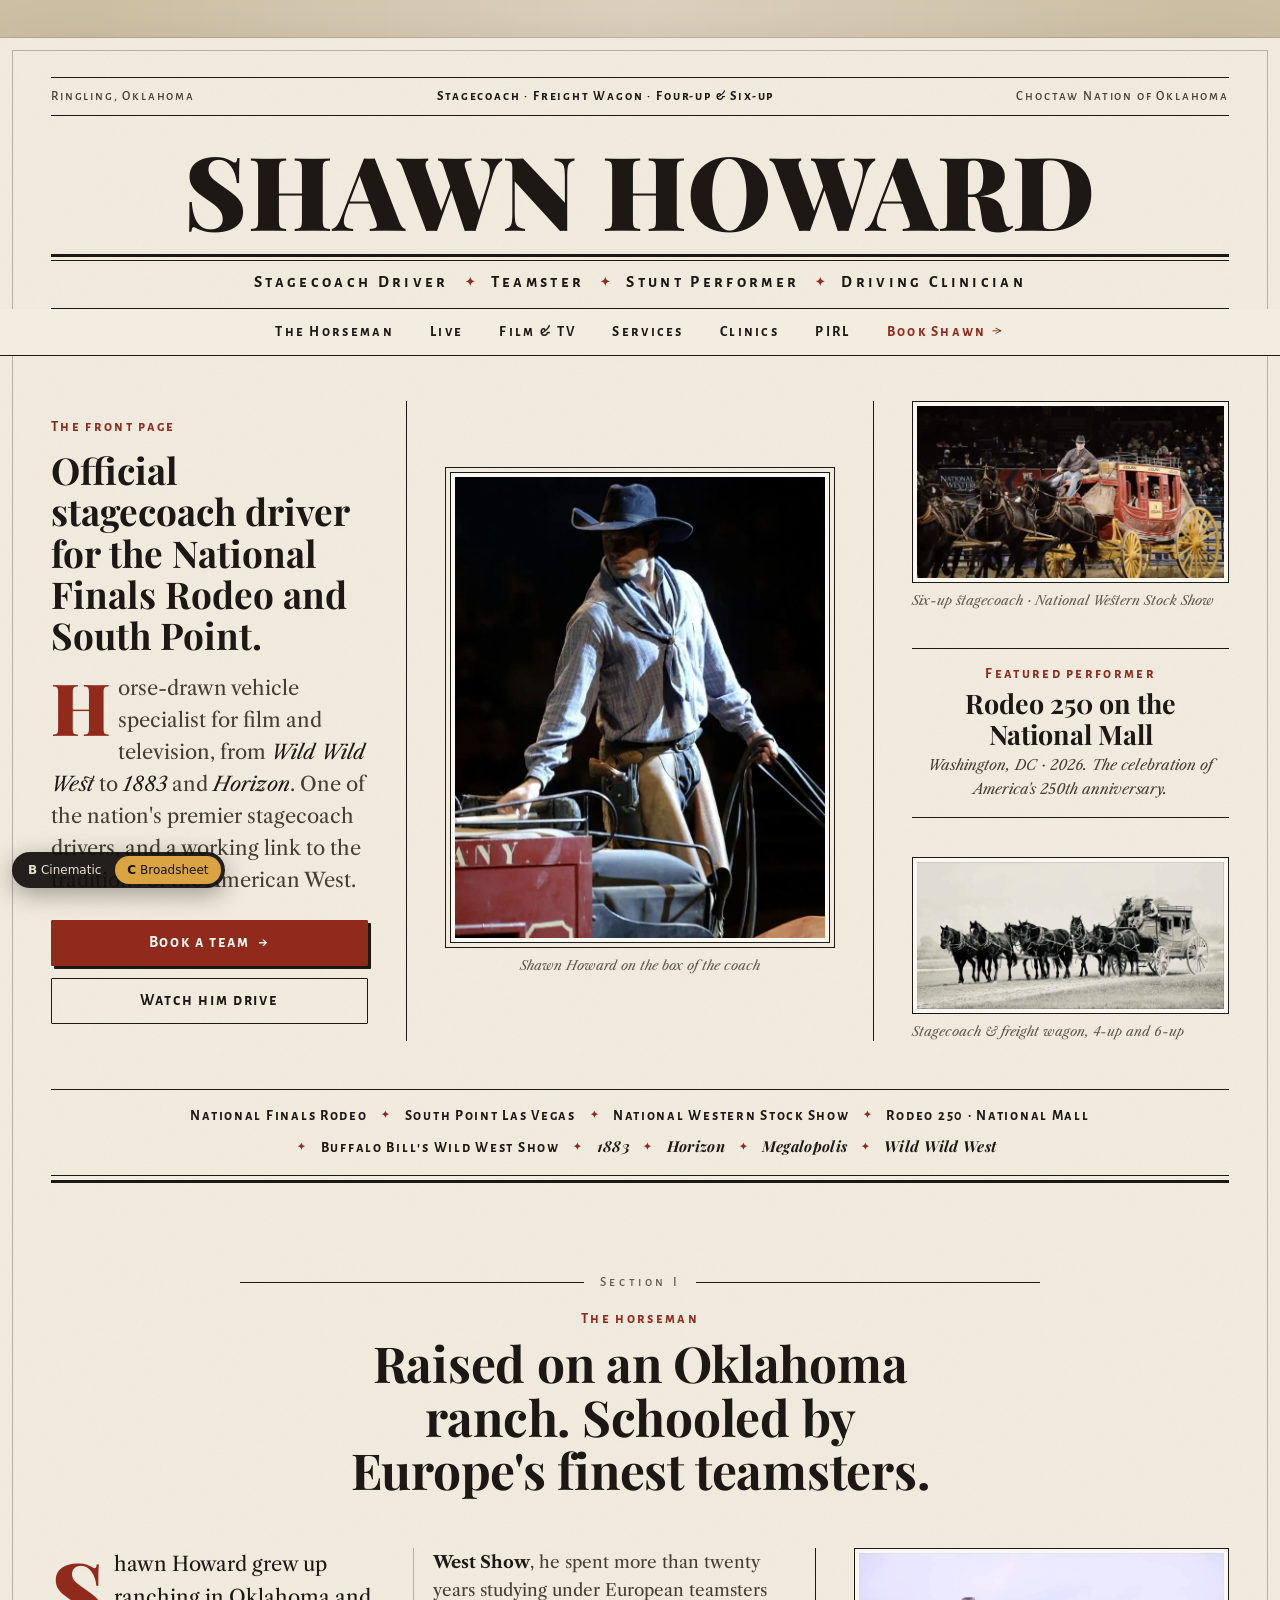
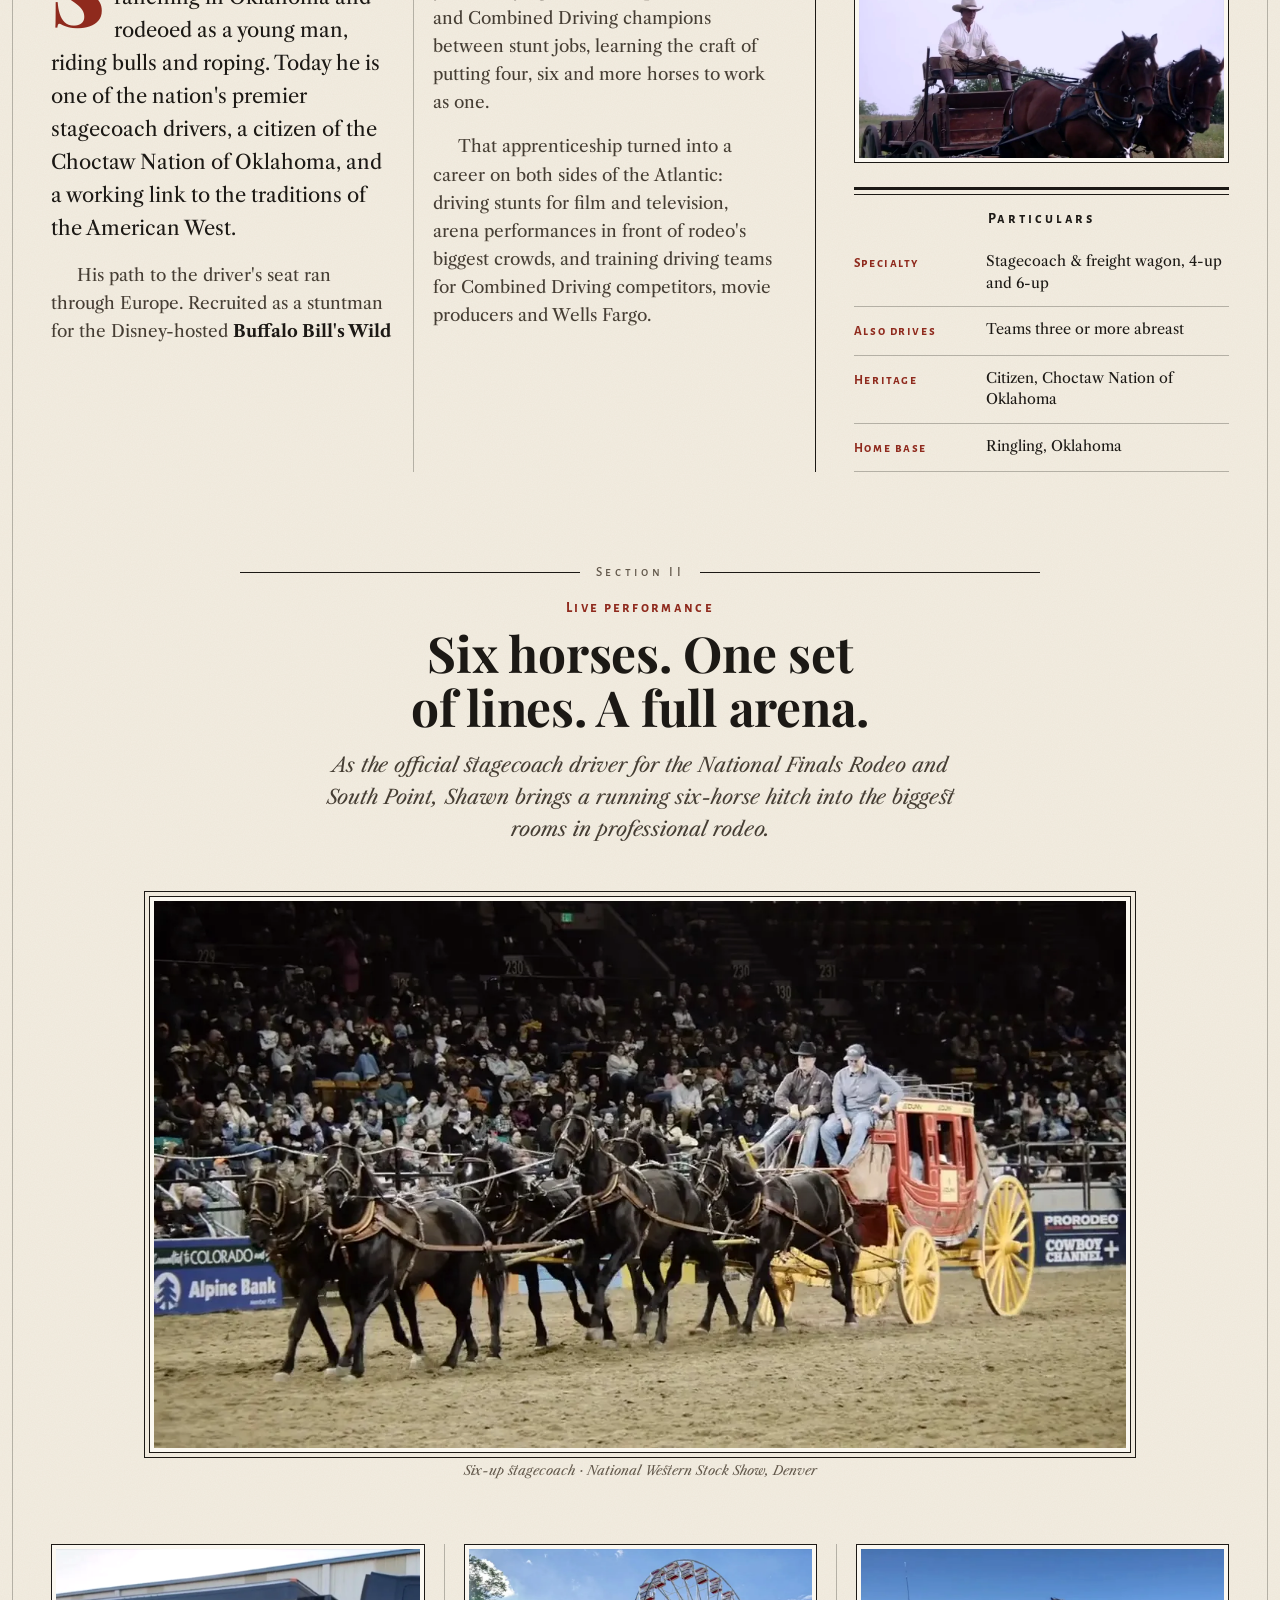
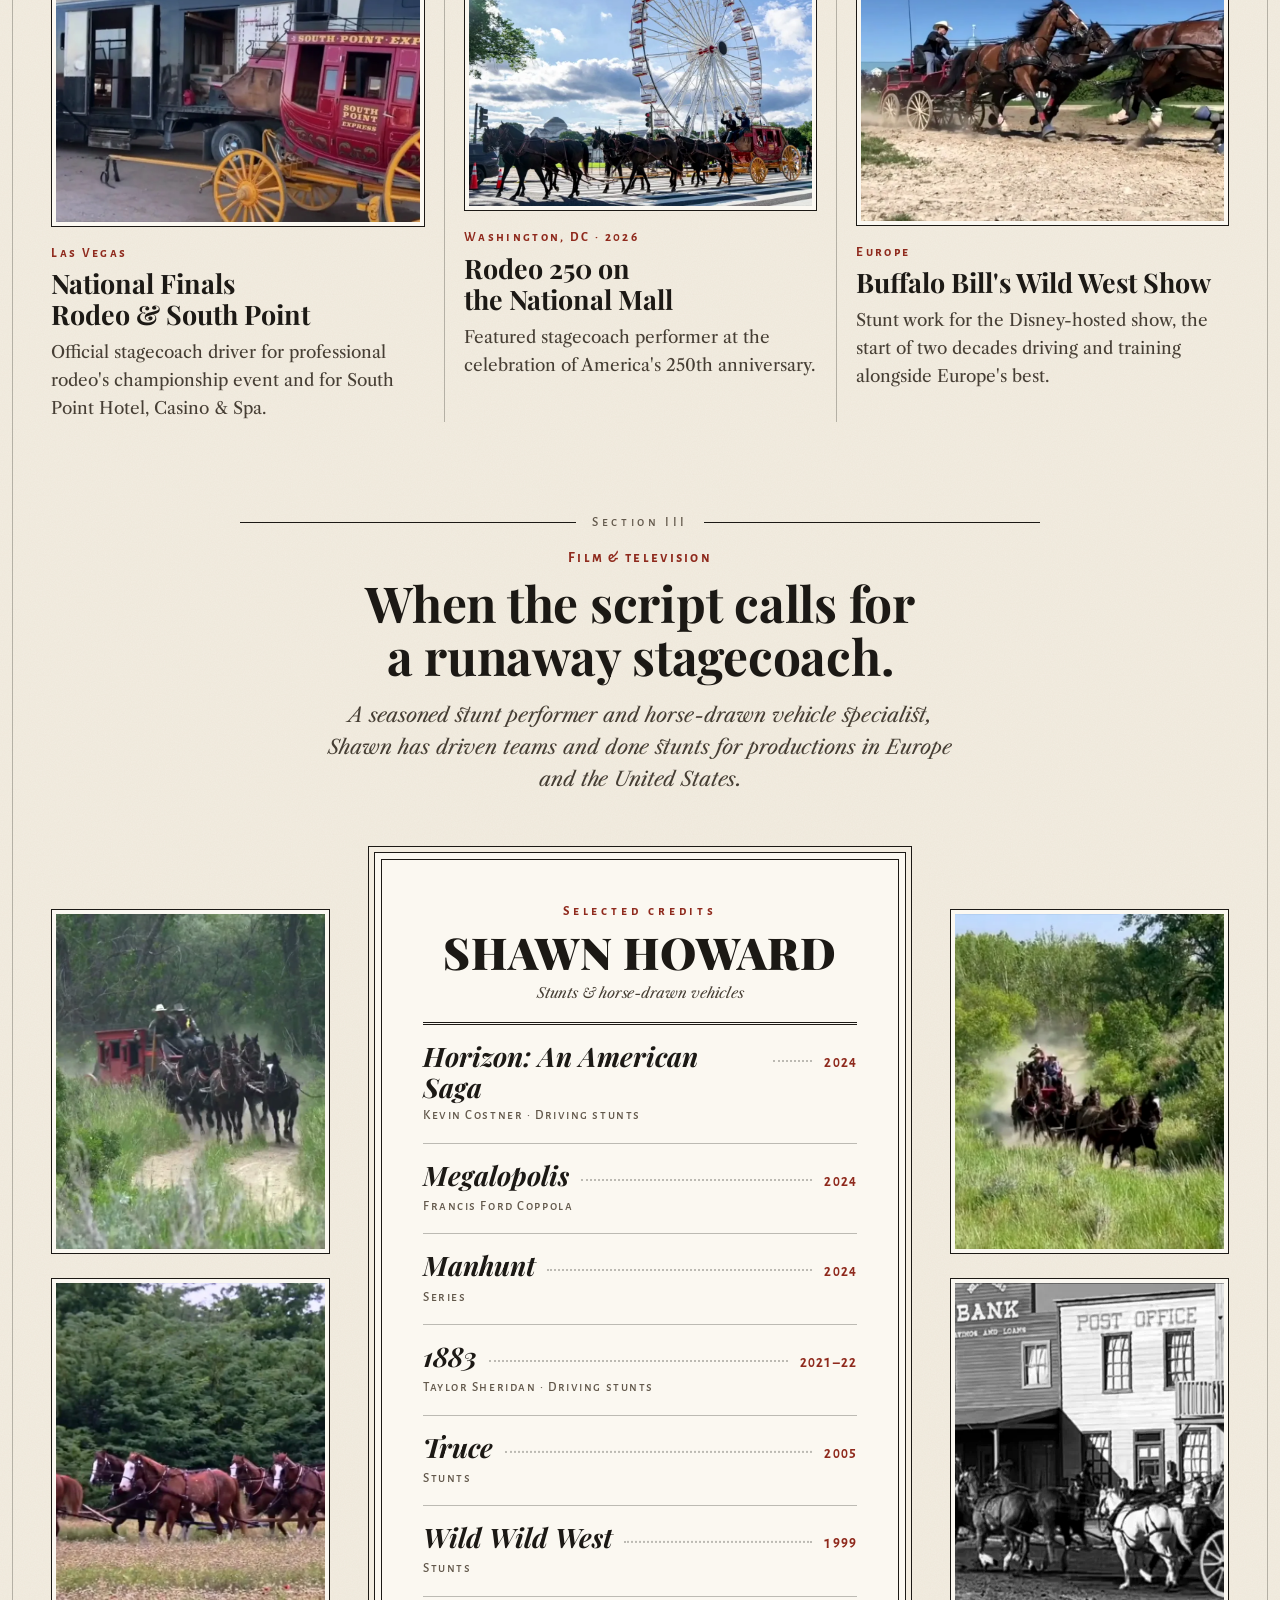
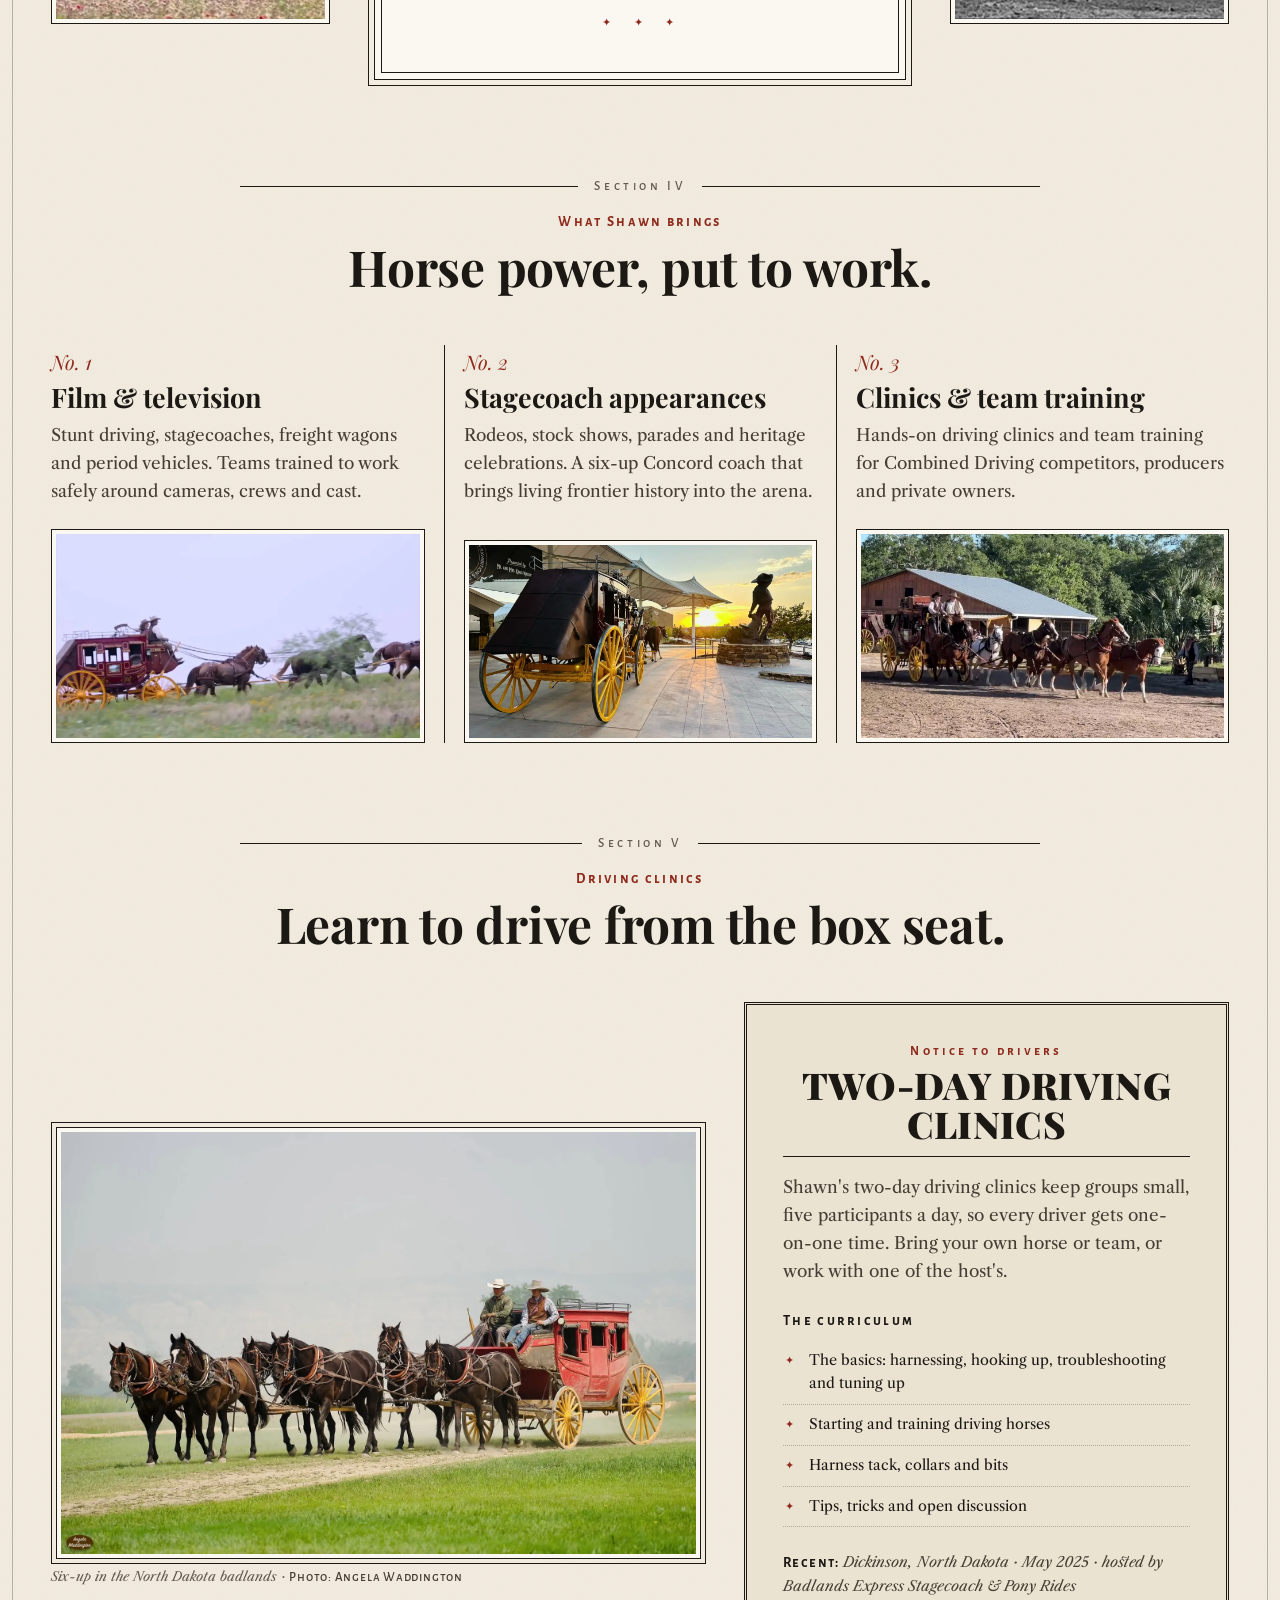
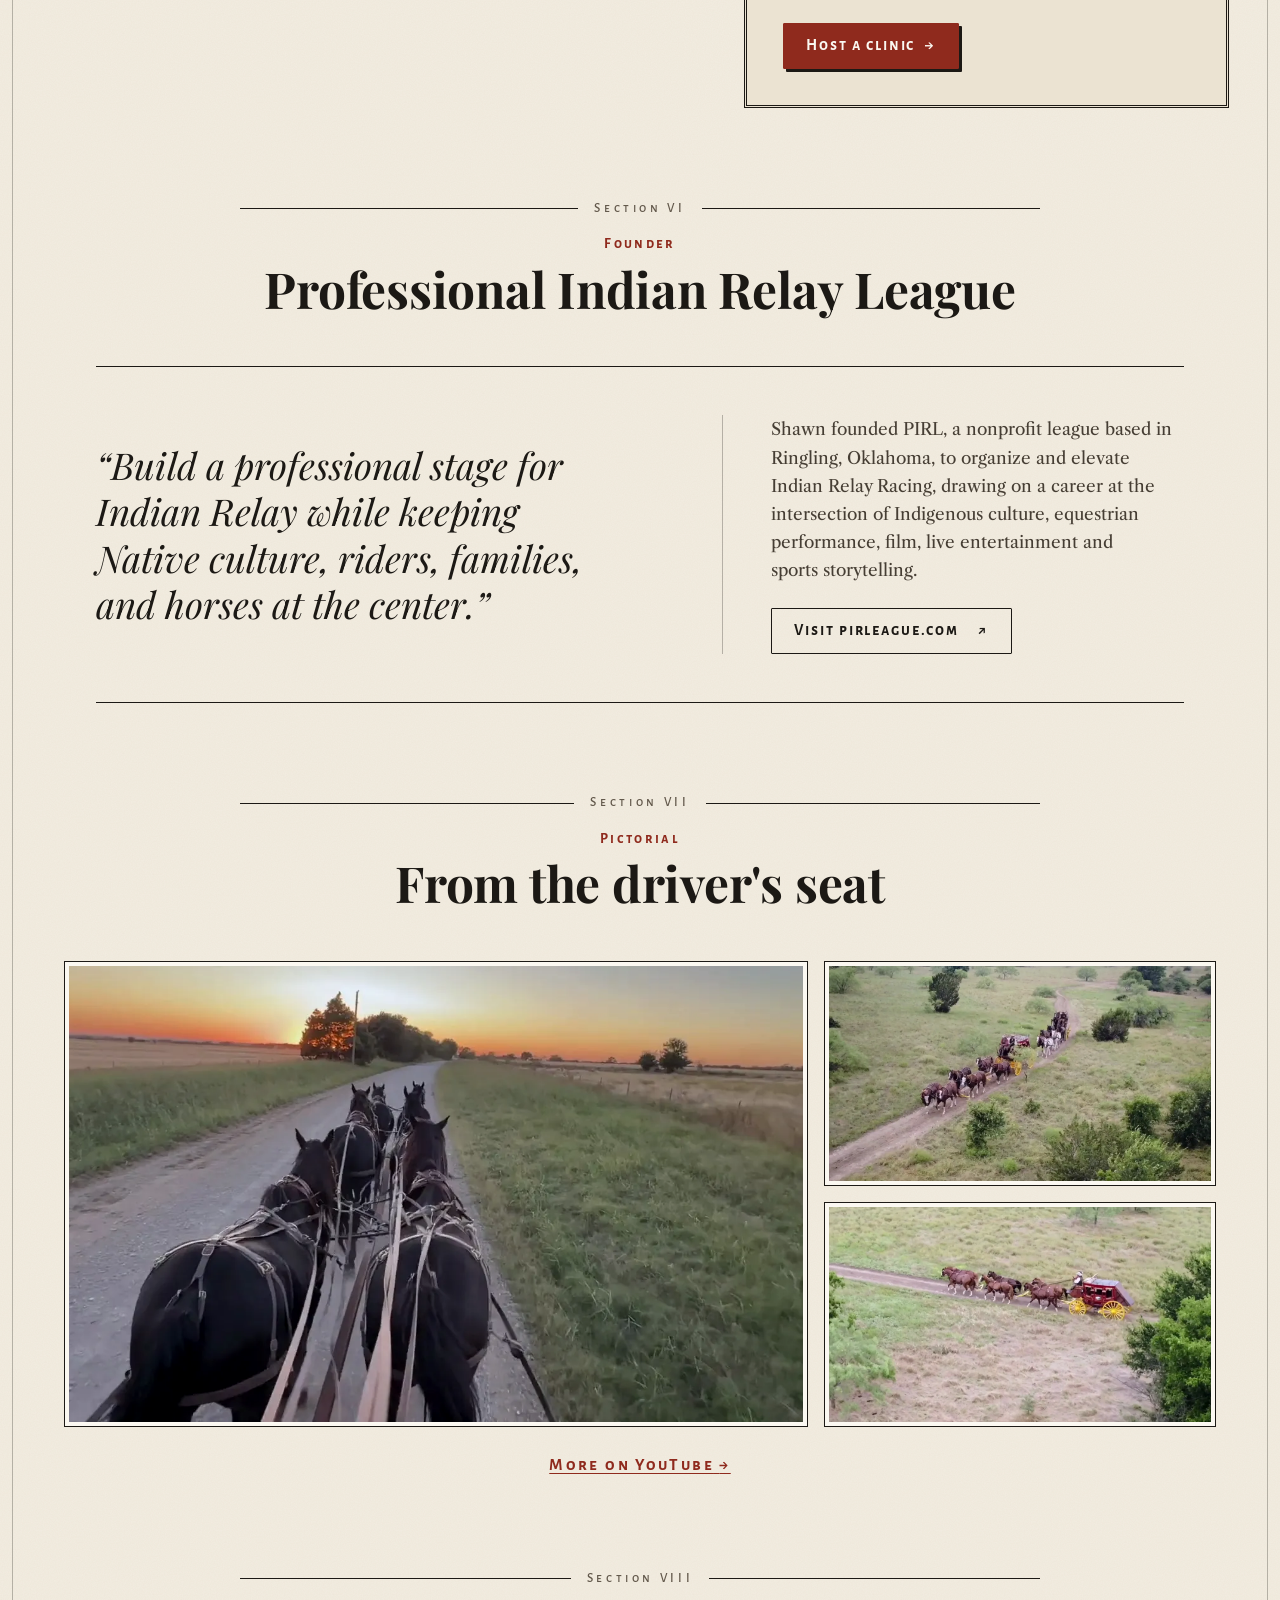
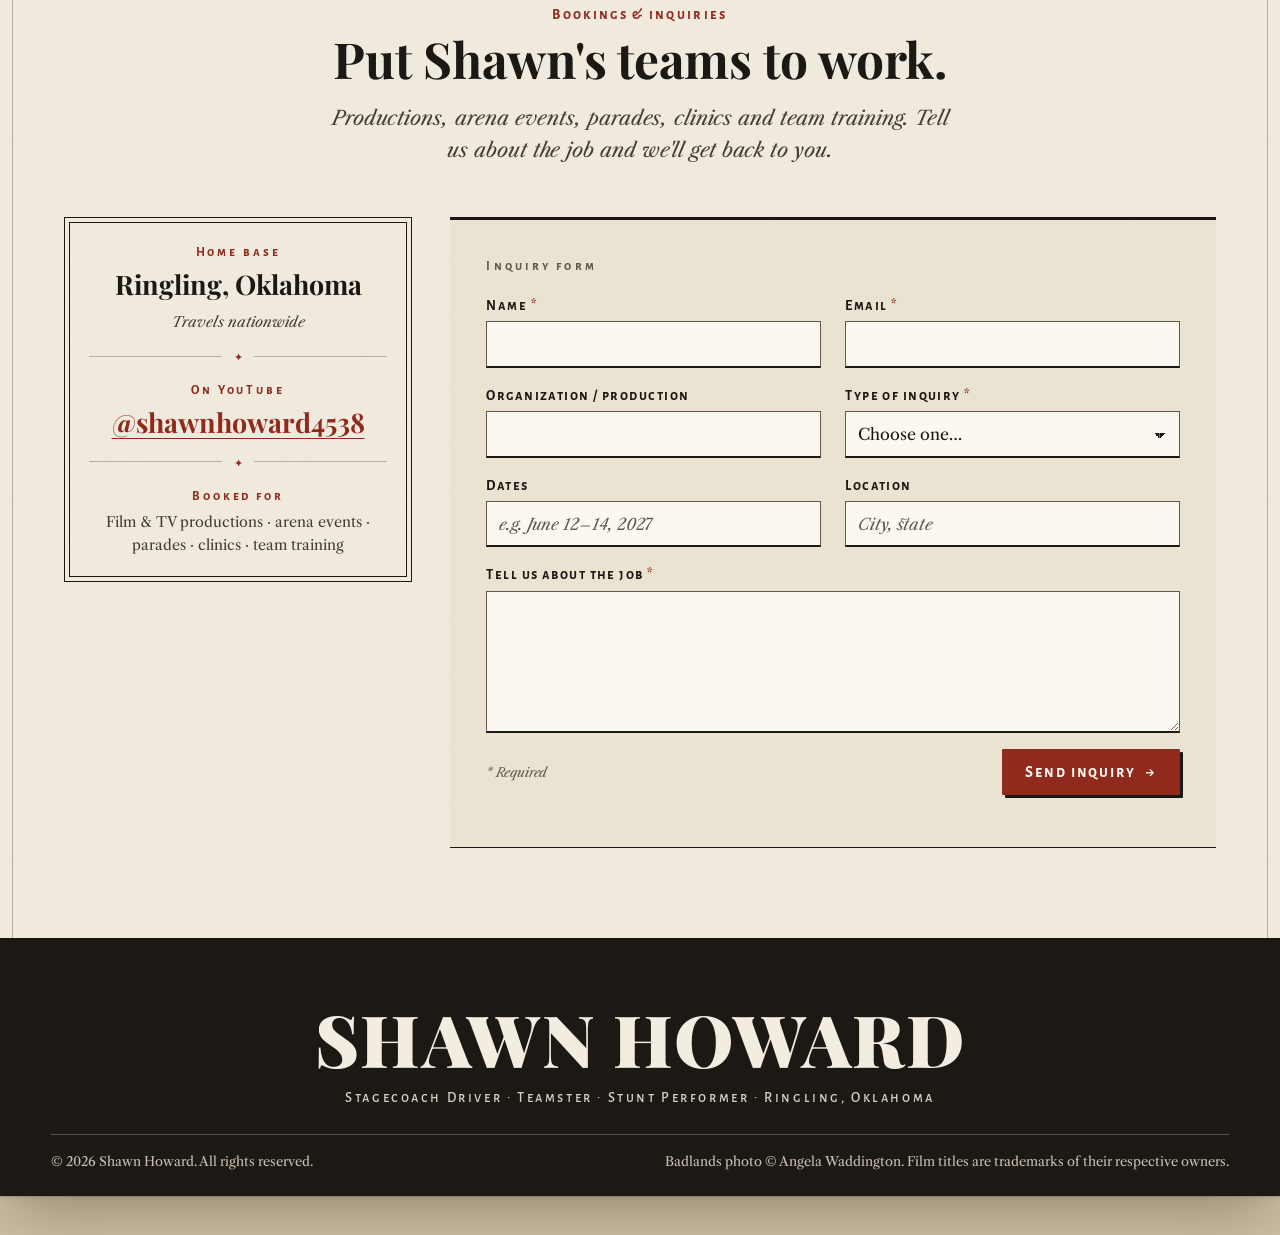
<file: option-c/index.html>
<!doctype html>
<html lang="en">
<head>
  <meta charset="utf-8">
  <meta name="viewport" content="width=device-width, initial-scale=1">
  <!-- Design preview: keep out of search engines until launch -->
  <meta name="robots" content="noindex, nofollow">
  <title>Shawn Howard | Stagecoach Driver, Teamster &amp; Stunt Performer</title>
  <meta name="description" content="Shawn Howard: official stagecoach driver for the National Finals Rodeo and South Point, stunt performer and horse-drawn vehicle specialist for film and television, and four- and six-up driving clinician. Ringling, Oklahoma.">
  <meta name="theme-color" content="#f3ede1">
  <link rel="icon" href="data:image/svg+xml,%3Csvg xmlns='http://www.w3.org/2000/svg' viewBox='0 0 64 64'%3E%3Crect width='64' height='64' fill='%23f3ede1'/%3E%3Crect x='4' y='4' width='56' height='56' fill='none' stroke='%231c1915' stroke-width='3'/%3E%3Ctext x='32' y='43' font-family='Georgia,serif' font-size='28' font-weight='700' text-anchor='middle' fill='%238f2a1d'%3ESH%3C/text%3E%3C/svg%3E">

  <link rel="preconnect" href="https://fonts.googleapis.com">
  <link rel="preconnect" href="https://fonts.gstatic.com" crossorigin>
  <link rel="stylesheet" href="https://fonts.googleapis.com/css2?family=Playfair+Display:ital,wght@0,400;0,700;0,900;1,400;1,700&family=Libre+Caslon+Text:ital,wght@0,400;0,700;1,400&family=Alegreya+Sans+SC:wght@500;700&display=swap">

  <link rel="preload" as="image" href="../assets/img/shawn-arena-portrait.webp" fetchpriority="high">
  <link rel="stylesheet" href="styles.css">

  <script>document.documentElement.classList.add('js');</script>
  <script src="main.js" defer></script>
  <link rel="stylesheet" href="../assets/css/reel-modal.css">
  <script src="../assets/js/reel-modal.js" defer></script>
</head>
<body>

<a class="skip-link" href="#main">Skip to content</a>

<div class="sheet">

<!-- ===================================================================
     MASTHEAD
     =================================================================== -->
<header class="masthead" id="top">
  <div class="masthead__dateline">
    <span>Ringling, Oklahoma</span>
    <span class="masthead__dateline-mid">Stagecoach &middot; Freight Wagon &middot; Four-up &amp; Six-up</span>
    <span>Choctaw Nation of Oklahoma</span>
  </div>

  <h1 class="masthead__title">Shawn Howard</h1>

  <p class="masthead__roles">
    <span>Stagecoach Driver</span>
    <span class="orn" aria-hidden="true">&#10022;</span>
    <span>Teamster</span>
    <span class="orn" aria-hidden="true">&#10022;</span>
    <span>Stunt Performer</span>
    <span class="orn" aria-hidden="true">&#10022;</span>
    <span>Driving Clinician</span>
  </p>
</header>

<nav class="nav" aria-label="Primary" data-nav>
  <div class="nav__bar">
    <a class="nav__brand" href="#top">Shawn Howard</a>
    <button class="nav__toggle" type="button" aria-controls="nav-list" aria-expanded="false" data-menu-toggle hidden>
      <span class="nav__toggle-label">Menu</span>
      <span class="nav__toggle-icon" aria-hidden="true"><span></span></span>
    </button>
  </div>
  <ul class="nav__list" id="nav-list">
    <li><a href="#about">The Horseman</a></li>
    <li><a href="#live">Live</a></li>
    <li><a href="#film">Film &amp; TV</a></li>
    <li><a href="#services">Services</a></li>
    <li><a href="#clinics">Clinics</a></li>
    <li><a href="#pirl">PIRL</a></li>
    <li><a class="nav__cta" href="#contact">Book Shawn</a></li>
  </ul>
</nav>

<main id="main">

<!-- ===================================================================
     FRONT PAGE (hero)
     =================================================================== -->
<section class="front" aria-labelledby="front-title">
  <div class="front__grid">

    <div class="front__lead">
      <p class="kicker">The front page</p>
      <h2 class="front__headline" id="front-title">Official stagecoach driver for the National Finals Rodeo and South&nbsp;Point.</h2>
      <p class="front__lede"><span class="dropcap">H</span>orse-drawn vehicle specialist for film and television, from <em>Wild Wild West</em> to <em>1883</em> and <em>Horizon</em>. One of the nation's premier stagecoach drivers, and a working link to the traditions of the American West.</p>
      <div class="front__actions">
        <a class="btn btn--accent" href="#contact">Book a team <span class="btn__arrow" aria-hidden="true">&rarr;</span></a>
        <a class="btn btn--line" href="https://vimeo.com/1228097908" data-reel="1228097908">Watch him drive<span class="visually-hidden"> (demo reel video)</span></a>
      </div>
    </div>

    <figure class="front__portrait">
      <div class="plate plate--double">
        <img src="../assets/img/shawn-arena-portrait.webp" alt="Shawn Howard in a dark hat, plaid shirt, neckerchief and chaps, standing on a red stagecoach holding a coiled whip" width="768" height="960" fetchpriority="high">
      </div>
      <figcaption class="caption caption--center">Shawn Howard on the box of the coach</figcaption>
    </figure>

    <div class="front__side">
      <figure class="front__fig">
        <div class="plate"><img src="../assets/img/hero-arena-stagecoach.webp" alt="A red Concord stagecoach with yellow wheels pulled by a team of black horses in front of a packed rodeo arena" width="1280" height="720"></div>
        <figcaption class="caption">Six-up stagecoach &middot; National Western Stock Show</figcaption>
      </figure>
      <div class="front__brief">
        <p class="kicker kicker--accent">Featured performer</p>
        <p class="front__brief-head">Rodeo 250 on the National Mall</p>
        <p>Washington, DC &middot; 2026. The celebration of America's 250th anniversary.</p>
      </div>
      <figure class="front__fig">
        <div class="plate"><img src="../assets/img/bw-six-up.webp" alt="Black-and-white photo of a six-horse team pulling a stagecoach across open ground" width="1280" height="616"></div>
        <figcaption class="caption">Stagecoach &amp; freight wagon, 4-up and 6-up</figcaption>
      </figure>
    </div>

  </div>

  <div class="bill" aria-label="Highlights">
    <ul class="bill__list">
      <li>National Finals Rodeo</li><li>South Point Las Vegas</li><li>National Western Stock Show</li><li>Rodeo 250 &middot; National Mall</li><li>Buffalo Bill's Wild West Show</li><li><em>1883</em></li><li><em>Horizon</em></li><li><em>Megalopolis</em></li><li><em>Wild Wild West</em></li>
    </ul>
  </div>
</section>

<!-- ===================================================================
     I. THE HORSEMAN
     =================================================================== -->
<section class="section" id="about" aria-labelledby="about-title">
  <header class="section__head reveal">
    <p class="section__no"><span>Section I</span></p>
    <p class="kicker">The horseman</p>
    <h2 class="section__title" id="about-title">Raised on an Oklahoma ranch. Schooled by Europe's finest teamsters.</h2>
  </header>

  <div class="about">
    <div class="about__story reveal">
      <p class="about__lead"><span class="dropcap dropcap--lg">S</span>hawn Howard grew up ranching in Oklahoma and rodeoed as a young man, riding bulls and roping. Today he is one of the nation's premier stagecoach drivers, a citizen of the Choctaw Nation of Oklahoma, and a working link to the traditions of the American West.</p>
      <p>His path to the driver's seat ran through Europe. Recruited as a stuntman for the Disney-hosted <strong>Buffalo Bill's Wild West Show</strong>, he spent more than twenty years studying under European teamsters and Combined Driving champions between stunt jobs, learning the craft of putting four, six and more horses to work as one.</p>
      <p>That apprenticeship turned into a career on both sides of the Atlantic: driving stunts for film and television, arena performances in front of rodeo's biggest crowds, and training driving teams for Combined Driving competitors, movie producers and Wells Fargo.</p>
    </div>

    <aside class="about__aside reveal" aria-label="Particulars">
      <figure>
        <div class="plate"><img src="../assets/img/portrait-freight-wagon.webp" alt="Shawn Howard in a white shirt and hat driving a freight wagon behind a pair of bay horses" width="1280" height="720" loading="lazy"></div>
      </figure>
      <div class="particulars">
        <p class="particulars__title">Particulars</p>
        <dl>
          <div><dt>Specialty</dt><dd>Stagecoach &amp; freight wagon, 4-up and 6-up</dd></div>
          <div><dt>Also drives</dt><dd>Teams three or more abreast</dd></div>
          <div><dt>Heritage</dt><dd>Citizen, Choctaw Nation of Oklahoma</dd></div>
          <div><dt>Home base</dt><dd>Ringling, Oklahoma</dd></div>
        </dl>
      </div>
    </aside>
  </div>
</section>

<!-- ===================================================================
     II. LIVE PERFORMANCE
     =================================================================== -->
<section class="section" id="live" aria-labelledby="live-title">
  <header class="section__head reveal">
    <p class="section__no"><span>Section II</span></p>
    <p class="kicker">Live performance</p>
    <h2 class="section__title" id="live-title">Six horses. One set of lines. A full arena.</h2>
    <p class="section__intro">As the official stagecoach driver for the National Finals Rodeo and South Point, Shawn brings a running six-horse hitch into the biggest rooms in professional rodeo.</p>
  </header>

  <figure class="live__feature reveal">
    <div class="plate plate--double"><img src="../assets/img/arena-six-up-crowd.webp" alt="A six-horse hitch of black horses pulling a red stagecoach past a full grandstand" width="1280" height="720" loading="lazy"></div>
    <figcaption class="caption caption--center">Six-up stagecoach &middot; National Western Stock Show, Denver</figcaption>
  </figure>

  <div class="columns3">
    <article class="venue reveal">
      <div class="plate"><img src="../assets/img/south-point-express.webp" alt="The red South Point Express stagecoach with yellow wheels parked beside a horse trailer" width="1280" height="720" loading="lazy"></div>
      <p class="venue__dateline">Las Vegas</p>
      <h3 class="venue__title">National Finals Rodeo &amp; South Point</h3>
      <p>Official stagecoach driver for professional rodeo's championship event and for South Point Hotel, Casino &amp; Spa.</p>
    </article>
    <article class="venue reveal">
      <div class="plate"><img src="../assets/img/national-mall-six-up.webp" alt="A six-horse stagecoach team on a Washington DC street beside a Ferris wheel" width="1280" height="720" loading="lazy"></div>
      <p class="venue__dateline">Washington, DC &middot; 2026</p>
      <h3 class="venue__title">Rodeo 250 on the National Mall</h3>
      <p>Featured stagecoach performer at the celebration of America's 250th anniversary.</p>
    </article>
    <article class="venue reveal">
      <div class="plate"><img src="../assets/img/europe-four-in-hand.webp" alt="A four-in-hand carriage driven at speed through a Combined Driving arena in Europe" width="1280" height="720" loading="lazy"></div>
      <p class="venue__dateline">Europe</p>
      <h3 class="venue__title">Buffalo Bill's Wild West Show</h3>
      <p>Stunt work for the Disney-hosted show, the start of two decades driving and training alongside Europe's best.</p>
    </article>
  </div>
</section>

<!-- ===================================================================
     III. FILM & TELEVISION (playbill)
     =================================================================== -->
<section class="section" id="film" aria-labelledby="film-title">
  <header class="section__head reveal">
    <p class="section__no"><span>Section III</span></p>
    <p class="kicker">Film &amp; television</p>
    <h2 class="section__title" id="film-title">When the script calls for a runaway stagecoach.</h2>
    <p class="section__intro">A seasoned stunt performer and horse-drawn vehicle specialist, Shawn has driven teams and done stunts for productions in Europe and the United States.</p>
  </header>

  <div class="film">
    <div class="film__wing">
      <figure><div class="plate"><img src="../assets/img/stagecoach-woods.webp" alt="A red stagecoach behind a six-horse team on a narrow trail through green woods" width="1280" height="720" loading="lazy"></div></figure>
      <figure><div class="plate"><img src="../assets/img/freight-wagon-six-up.webp" alt="A teamster driving a freight wagon behind six sorrel horses through wildflowers" width="1280" height="720" loading="lazy"></div></figure>
    </div>

    <div class="playbill reveal">
      <p class="playbill__over">Selected credits</p>
      <p class="playbill__name">Shawn Howard</p>
      <p class="playbill__sub">Stunts &amp; horse-drawn vehicles</p>
      <ol class="playbill__list">
        <li><span class="playbill__title">Horizon: An American Saga</span><span class="leader" aria-hidden="true"></span><span class="playbill__year">2024</span><span class="playbill__meta">Kevin Costner &middot; Driving stunts</span></li>
        <li><span class="playbill__title">Megalopolis</span><span class="leader" aria-hidden="true"></span><span class="playbill__year">2024</span><span class="playbill__meta">Francis Ford Coppola</span></li>
        <li><span class="playbill__title">Manhunt</span><span class="leader" aria-hidden="true"></span><span class="playbill__year">2024</span><span class="playbill__meta">Series</span></li>
        <li><span class="playbill__title">1883</span><span class="leader" aria-hidden="true"></span><span class="playbill__year">2021&ndash;22</span><span class="playbill__meta">Taylor Sheridan &middot; Driving stunts</span></li>
        <li><span class="playbill__title">Truce</span><span class="leader" aria-hidden="true"></span><span class="playbill__year">2005</span><span class="playbill__meta">Stunts</span></li>
        <li><span class="playbill__title">Wild Wild West</span><span class="leader" aria-hidden="true"></span><span class="playbill__year">1999</span><span class="playbill__meta">Stunts</span></li>
      </ol>
      <!-- PLACEHOLDER: confirm full credit list and roles with Shawn before launch -->
      <p class="playbill__foot" aria-hidden="true">&#10022; &nbsp; &#10022; &nbsp; &#10022;</p>
    </div>

    <div class="film__wing">
      <figure><div class="plate"><img src="../assets/img/stagecoach-dust.webp" alt="A stagecoach team kicking up dust as it bursts out of the brush" width="1280" height="720" loading="lazy"></div></figure>
      <figure><div class="plate"><img src="../assets/img/bw-western-town.webp" alt="Black-and-white photo of a stagecoach team in front of a western town set with a bank and post office" width="1280" height="592" loading="lazy"></div></figure>
    </div>
  </div>
</section>

<!-- ===================================================================
     IV. SERVICES
     =================================================================== -->
<section class="section" id="services" aria-labelledby="services-title">
  <header class="section__head reveal">
    <p class="section__no"><span>Section IV</span></p>
    <p class="kicker">What Shawn brings</p>
    <h2 class="section__title" id="services-title">Horse power, put to work.</h2>
  </header>

  <div class="columns3 columns3--ruled">
    <article class="service reveal">
      <p class="service__no" aria-hidden="true">No. 1</p>
      <h3 class="service__title">Film &amp; television</h3>
      <p>Stunt driving, stagecoaches, freight wagons and period vehicles. Teams trained to work safely around cameras, crews and cast.</p>
      <div class="plate"><img src="../assets/img/stagecoach-gallop.webp" alt="A red stagecoach at a gallop behind a team of horses across open grassland" width="1280" height="720" loading="lazy"></div>
    </article>
    <article class="service reveal">
      <p class="service__no" aria-hidden="true">No. 2</p>
      <h3 class="service__title">Stagecoach appearances</h3>
      <p>Rodeos, stock shows, parades and heritage celebrations. A six-up Concord coach that brings living frontier history into the arena.</p>
      <div class="plate"><img src="../assets/img/stagecoach-sunset.webp" alt="A stagecoach at sunset beside a bronze cowboy statue" width="1280" height="720" loading="lazy"></div>
    </article>
    <article class="service reveal">
      <p class="service__no" aria-hidden="true">No. 3</p>
      <h3 class="service__title">Clinics &amp; team training</h3>
      <p>Hands-on driving clinics and team training for Combined Driving competitors, producers and private owners.</p>
      <div class="plate"><img src="../assets/img/ranch-barn-hitch.webp" alt="A stagecoach hitched to a mixed team of horses outside a ranch barn" width="1280" height="720" loading="lazy"></div>
    </article>
  </div>
</section>

<!-- ===================================================================
     V. CLINICS
     =================================================================== -->
<section class="section" id="clinics" aria-labelledby="clinics-title">
  <header class="section__head reveal">
    <p class="section__no"><span>Section V</span></p>
    <p class="kicker">Driving clinics</p>
    <h2 class="section__title" id="clinics-title">Learn to drive from the box seat.</h2>
  </header>

  <div class="clinics">
    <figure class="clinics__photo reveal">
      <div class="plate plate--double"><img src="../assets/img/six-up-badlands-waddington.webp" alt="Two drivers on a red stagecoach pulled by six dark horses across a green field with badlands hills behind" width="1600" height="1066" loading="lazy"></div>
      <figcaption class="caption">Six-up in the North Dakota badlands &middot; <span class="caption__credit">Photo: Angela Waddington</span></figcaption>
    </figure>

    <div class="notice reveal">
      <p class="notice__over">Notice to drivers</p>
      <p class="notice__head">Two-day driving clinics</p>
      <p>Shawn's two-day driving clinics keep groups small, five participants a day, so every driver gets one-on-one time. Bring your own horse or team, or work with one of the host's.</p>
      <p class="notice__sub">The curriculum</p>
      <ul class="notice__list">
        <li>The basics: harnessing, hooking up, troubleshooting and tuning up</li>
        <li>Starting and training driving horses</li>
        <li>Harness tack, collars and bits</li>
        <li>Tips, tricks and open discussion</li>
      </ul>
      <p class="notice__recent"><span class="smallcaps">Recent:</span> Dickinson, North Dakota &middot; May 2025 &middot; hosted by Badlands Express Stagecoach &amp; Pony Rides</p>
      <a class="btn btn--accent" href="#contact">Host a clinic <span class="btn__arrow" aria-hidden="true">&rarr;</span></a>
    </div>
  </div>
</section>

<!-- ===================================================================
     VI. PIRL
     =================================================================== -->
<section class="section" id="pirl" aria-labelledby="pirl-title">
  <header class="section__head reveal">
    <p class="section__no"><span>Section VI</span></p>
    <p class="kicker">Founder</p>
    <h2 class="section__title" id="pirl-title">Professional Indian Relay League</h2>
  </header>

  <div class="pirl reveal">
    <blockquote class="pirl__quote">
      <p>&ldquo;Build a professional stage for Indian Relay while keeping Native culture, riders, families, and horses at the center.&rdquo;</p>
    </blockquote>
    <div class="pirl__body">
      <p>Shawn founded PIRL, a nonprofit league based in Ringling, Oklahoma, to organize and elevate Indian Relay Racing, drawing on a career at the intersection of Indigenous culture, equestrian performance, film, live entertainment and sports storytelling.</p>
      <a class="btn btn--line" href="https://pirleague.com" target="_blank" rel="noopener">Visit pirleague.com<span class="visually-hidden"> (opens in a new tab)</span> <span class="btn__arrow" aria-hidden="true">&nearr;</span></a>
    </div>
  </div>
</section>

<!-- ===================================================================
     VII. GALLERY
     =================================================================== -->
<section class="section" id="gallery" aria-labelledby="gallery-title">
  <header class="section__head reveal">
    <p class="section__no"><span>Section VII</span></p>
    <p class="kicker">Pictorial</p>
    <h2 class="section__title" id="gallery-title">From the driver's seat</h2>
  </header>

  <div class="gallery reveal">
    <figure class="gallery__wide"><div class="plate"><img src="../assets/img/pov-sunset-road.webp" alt="View from the driver's seat behind a four-horse team on a country road at sunset" width="1280" height="720" loading="lazy"></div></figure>
    <figure><div class="plate"><img src="../assets/img/wagon-train-aerial.webp" alt="Aerial view of a wagon train and teams winding along a dirt track through green hills" width="1280" height="720" loading="lazy"></div></figure>
    <figure><div class="plate"><img src="../assets/img/stagecoach-aerial.webp" alt="Aerial view of a red stagecoach and four-horse team on a prairie track" width="1280" height="720" loading="lazy"></div></figure>
  </div>
  <p class="gallery__more"><a class="link" href="https://www.youtube.com/@shawnhoward4538" target="_blank" rel="noopener">More on YouTube<span class="visually-hidden"> (opens in a new tab)</span> <span aria-hidden="true">&rarr;</span></a></p>
</section>

<!-- ===================================================================
     VIII. CONTACT
     =================================================================== -->
<section class="section section--contact" id="contact" aria-labelledby="contact-title">
  <header class="section__head reveal">
    <p class="section__no"><span>Section VIII</span></p>
    <p class="kicker">Bookings &amp; inquiries</p>
    <h2 class="section__title" id="contact-title">Put Shawn's teams to work.</h2>
    <p class="section__intro">Productions, arena events, parades, clinics and team training. Tell us about the job and we'll get back to you.</p>
  </header>

  <div class="contact">
    <aside class="contact__card reveal" aria-label="Contact details">
      <p class="contact__label">Home base</p>
      <p class="contact__value">Ringling, Oklahoma<br><span class="contact__note">Travels nationwide</span></p>
      <hr class="rule-orn">
      <p class="contact__label">On YouTube</p>
      <p class="contact__value"><a class="link" href="https://www.youtube.com/@shawnhoward4538" target="_blank" rel="noopener">@shawnhoward4538<span class="visually-hidden"> (opens in a new tab)</span></a></p>
      <hr class="rule-orn">
      <p class="contact__label">Booked for</p>
      <p class="contact__value contact__value--sm">Film &amp; TV productions &middot; arena events &middot; parades &middot; clinics &middot; team training</p>
    </aside>

    <!-- PLACEHOLDER: wire to a form endpoint with reCAPTCHA v3 (site key + server-side verify) at launch -->
    <form class="form reveal" action="#" method="post" novalidate data-inquiry>
      <p class="form__over" aria-hidden="true">Inquiry form</p>
      <div class="form__row">
        <div class="field">
          <label for="f-name">Name <span class="req" aria-hidden="true">*</span></label>
          <input id="f-name" type="text" name="name" autocomplete="name" required>
        </div>
        <div class="field">
          <label for="f-email">Email <span class="req" aria-hidden="true">*</span></label>
          <input id="f-email" type="email" name="email" autocomplete="email" required>
        </div>
      </div>
      <div class="form__row">
        <div class="field">
          <label for="f-org">Organization / production</label>
          <input id="f-org" type="text" name="organization" autocomplete="organization">
        </div>
        <div class="field">
          <label for="f-type">Type of inquiry <span class="req" aria-hidden="true">*</span></label>
          <select id="f-type" name="type" required>
            <option value="">Choose one&hellip;</option>
            <option>Film or TV production</option>
            <option>Arena event or stagecoach appearance</option>
            <option>Driving clinic</option>
            <option>Team training</option>
            <option>Media or press</option>
            <option>Other</option>
          </select>
        </div>
      </div>
      <div class="form__row">
        <div class="field">
          <label for="f-dates">Dates</label>
          <input id="f-dates" type="text" name="dates" placeholder="e.g. June 12–14, 2027">
        </div>
        <div class="field">
          <label for="f-loc">Location</label>
          <input id="f-loc" type="text" name="location" placeholder="City, state">
        </div>
      </div>
      <div class="field">
        <label for="f-msg">Tell us about the job <span class="req" aria-hidden="true">*</span></label>
        <textarea id="f-msg" name="message" rows="5" required></textarea>
      </div>

      <!-- Honeypot: hidden from people, bots fill it in -->
      <div class="hp" aria-hidden="true">
        <label for="f-website">Website</label>
        <input id="f-website" type="text" name="website" tabindex="-1" autocomplete="off">
      </div>

      <!-- reCAPTCHA v3: load https://www.google.com/recaptcha/api.js?render=SITE_KEY at launch,
           call grecaptcha.execute(SITE_KEY, {action: 'inquiry'}) on submit, put the token here,
           and verify it server-side before accepting the inquiry. -->
      <input type="hidden" name="g-recaptcha-response" value="">

      <div class="form__foot">
        <p class="form__hint"><span aria-hidden="true">*</span> Required</p>
        <button class="btn btn--accent" type="submit">Send inquiry <span class="btn__arrow" aria-hidden="true">&rarr;</span></button>
      </div>
      <p class="form__status" role="status" aria-live="polite" data-status></p>
    </form>
  </div>
</section>

</main>

<!-- ===================================================================
     COLOPHON
     =================================================================== -->
<footer class="colophon">
  <p class="colophon__name" aria-hidden="true">Shawn Howard</p>
  <p class="colophon__roles">Stagecoach Driver &middot; Teamster &middot; Stunt Performer &middot; Ringling, Oklahoma</p>
  <div class="colophon__bottom">
    <p>&copy; <span data-year>2026</span> Shawn Howard. All rights reserved.</p>
    <p>Badlands photo &copy; Angela Waddington. Film titles are trademarks of their respective owners.</p>
  </div>
</footer>

</div><!-- /.sheet -->
<!-- Design preview: option switcher (remove at launch) -->
<nav class="opt-switch" aria-label="Design options"><a href="../option-b/"><b>B</b> Cinematic</a><a href="../option-c/" aria-current="page"><b>C</b> Broadsheet</a></nav>
<style>
.opt-switch{position:fixed;left:12px;bottom:12px;z-index:9999;display:flex;gap:2px;padding:4px;border-radius:999px;background:rgba(17,14,11,.92);box-shadow:0 6px 24px rgba(0,0,0,.35);font:500 12px/1 system-ui,-apple-system,sans-serif}
.opt-switch a{color:#e9dfcf;text-decoration:none;padding:8px 12px;border-radius:999px;white-space:nowrap}
.opt-switch a:hover{background:rgba(255,255,255,.12)}
.opt-switch a[aria-current]{background:#d9a441;color:#15110d}
.opt-switch a:focus-visible{outline:2px solid #fff;outline-offset:2px}
@media (max-width:420px){.opt-switch a{padding:8px 9px}}
</style>
</body>
</html>
</file>
<file: option-b/styles.css>
/* =====================================================================
   Shawn Howard — Option B: "Cinematic / film title"
   Type:    Bodoni Moda (display, title cards) + Archivo (variable width, UI/body)
   Palette: nitrate black, bone, dust, coach red
   Layout:  one centre axis; letterbox bands capped in width so the page
            balances from 375px phones to 3200px+ displays.
   ===================================================================== */

@layer reset, tokens, base, layout, components, sections, motion;

/* ---------------------------------------------------------------- reset */
@layer reset {
  *, *::before, *::after { box-sizing: border-box; }
  * { margin: 0; }
  html { -webkit-text-size-adjust: 100%; text-size-adjust: 100%; }
  img, svg { display: block; max-width: 100%; }
  img { height: auto; }
  input, button, select, textarea { font: inherit; color: inherit; }
  ul[class], ol[class] { list-style: none; padding: 0; }
  button { cursor: pointer; background: none; border: 0; }
}

/* --------------------------------------------------------------- tokens */
@layer tokens {
  :root {
    color-scheme: dark;

    --ink:        #0c0b0a;   /* nitrate black */
    --ink-2:      #151311;
    --ink-3:      #1e1b18;
    --bone:       #ede5d8;   /* 16.4:1 on ink */
    --dust:       #b3a794;   /*  8.1:1 on ink */
    --dust-dim:   #8f8474;   /*  5.0:1 on ink, small meta only */
    --red:        #e2553f;   /* coach red, 5.2:1 on ink */
    --red-deep:   #a3301f;   /* coach red on bone, 5.5:1 */
    --gold:       #f0c060;   /* focus ring on dark */
    --line:       rgb(237 229 216 / .14);
    --line-strong:rgb(237 229 216 / .32);

    --font-display: "Bodoni Moda", "Didot", "Bodoni 72", Georgia, serif;
    --font-body:    "Archivo", "Helvetica Neue", Arial, system-ui, sans-serif;

    --gutter: clamp(1.25rem, 4vw, 4rem);
    --wide:   1440px;
    --text:   68ch;
    --header-h: 4.75rem;
    --section-y: clamp(5rem, 9vw, 10rem);

    --ease-expo: cubic-bezier(.16, 1, .3, 1);
    --ease-quart: cubic-bezier(.25, 1, .5, 1);
  }
}

/* ----------------------------------------------------------------- base */
@layer base {
  html { scroll-behavior: smooth; scroll-padding-top: var(--header-h); }
  @media (prefers-reduced-motion: reduce) { html { scroll-behavior: auto; } }

  body {
    background: var(--ink);
    color: var(--bone);
    font-family: var(--font-body);
    font-size: clamp(1rem, .96rem + .18vw, 1.125rem);
    line-height: 1.7;
    font-variation-settings: "wdth" 100;
    overflow-x: hidden;
    -webkit-font-smoothing: antialiased;
    text-rendering: optimizeLegibility;
  }
  body.menu-open { overflow: hidden; }

  /* Film grain: fixed pseudo-element, never background-attachment:fixed */
  body::after {
    content: "";
    position: fixed;
    inset: 0;
    z-index: 100;
    pointer-events: none;
    opacity: .07;
    background-image: url("data:image/svg+xml,%3Csvg xmlns='http://www.w3.org/2000/svg' width='200' height='200'%3E%3Cfilter id='n'%3E%3CfeTurbulence type='fractalNoise' baseFrequency='.85' numOctaves='3' stitchTiles='stitch'/%3E%3CfeColorMatrix values='0 0 0 0 1 0 0 0 0 1 0 0 0 0 1 0 0 0 .55 0'/%3E%3C/filter%3E%3Crect width='100%25' height='100%25' filter='url(%23n)'/%3E%3C/svg%3E");
  }

  a { color: inherit; text-underline-offset: .2em; text-decoration-thickness: 1px; }
  em { font-style: italic; }
  strong { font-weight: 600; color: var(--bone); }

  :focus-visible {
    outline: 2px solid var(--gold);
    outline-offset: 3px;
    border-radius: 1px;
  }
  main:focus { outline: none; }

  .sprite { position: absolute; width: 0; height: 0; overflow: hidden; }
  .icon { width: 1.15em; height: 1.15em; flex: none; }

  .visually-hidden {
    position: absolute !important; width: 1px; height: 1px; padding: 0; margin: -1px;
    overflow: hidden; clip: rect(0 0 0 0); white-space: nowrap; border: 0;
  }

  .skip-link {
    position: fixed; top: .75rem; left: 50%; z-index: 200;
    translate: -50% -200%;
    padding: .75rem 1.25rem;
    background: var(--bone); color: var(--ink);
    font-weight: 600; text-decoration: none;
    transition: translate .2s var(--ease-quart);
  }
  .skip-link:focus { translate: -50% 0; }
}

/* --------------------------------------------------------------- layout */
@layer layout {
  .section {
    position: relative;
    padding: var(--section-y) var(--gutter);
  }
  .section + .section { border-top: 1px solid var(--line); }
}

/* ----------------------------------------------------------- components */
@layer components {

  /* Reel label: small tracked caps with a red numeral */
  .reel {
    display: inline-flex; align-items: center; gap: .9em;
    font-size: .75rem; font-weight: 500;
    letter-spacing: .28em; text-transform: uppercase;
    font-variation-settings: "wdth" 118;
    color: var(--dust);
  }
  .reel span {
    color: var(--red);
    font-weight: 700;
    display: inline-flex; align-items: center; gap: .9em;
  }
  .reel span::after {
    content: ""; width: 2.25rem; height: 1px; background: currentColor; opacity: .7;
  }

  /* Title card: centred section opening */
  .title-card {
    max-width: 62rem;
    margin: 0 auto clamp(3rem, 6vw, 5.5rem);
    text-align: center;
    display: grid; justify-items: center; gap: 1.5rem;
  }
  .title-card--tight { margin-bottom: clamp(2rem, 4vw, 3rem); gap: 1rem; }
  .title-card__heading {
    font-family: var(--font-display);
    font-weight: 500;
    font-variation-settings: "opsz" 96;
    font-size: clamp(2.25rem, 1.4rem + 3.6vw, 5.25rem);
    line-height: 1.04;
    letter-spacing: -.015em;
    text-wrap: balance;
  }
  .title-card__heading em { color: var(--dust); font-weight: 400; }
  .title-card__heading--sm { font-size: clamp(2rem, 1.4rem + 2.4vw, 3.75rem); }
  .title-card__intro {
    max-width: 52ch;
    color: var(--dust);
    font-size: clamp(1.0625rem, 1rem + .3vw, 1.25rem);
    text-wrap: pretty;
  }

  /* Buttons */
  .btn {
    --btn-bg: transparent; --btn-fg: var(--bone); --btn-bd: var(--line-strong);
    display: inline-flex; align-items: center; justify-content: center; gap: .7em;
    min-height: 3.25rem;
    padding: .9rem 1.75rem;
    background: var(--btn-bg); color: var(--btn-fg);
    border: 1px solid var(--btn-bd);
    font-size: .8125rem; font-weight: 600;
    letter-spacing: .2em; text-transform: uppercase;
    font-variation-settings: "wdth" 112;
    text-decoration: none;
    position: relative; overflow: hidden; isolation: isolate;
    transition: color .35s var(--ease-quart), border-color .35s var(--ease-quart);
  }
  .btn::before {
    content: ""; position: absolute; inset: 0; z-index: -1;
    background: var(--red);
    transform: scaleX(0); transform-origin: right;
    transition: transform .5s var(--ease-expo);
  }
  .btn:hover::before { transform: scaleX(1); transform-origin: left; }
  .btn .icon { transition: translate .35s var(--ease-expo); }
  .btn:hover .icon { translate: .2em 0; }

  .btn--bone { --btn-bg: var(--bone); --btn-fg: var(--ink); --btn-bd: var(--bone); }
  .btn--bone:hover { --btn-bd: var(--red); }
  .btn--ghost:hover { --btn-fg: var(--ink); --btn-bd: var(--red); }
  .btn--ink { --btn-bg: var(--ink); --btn-fg: var(--bone); --btn-bd: var(--ink); }
  .btn--ink::before { background: var(--red-deep); }

  .link-arrow {
    display: inline-flex; align-items: center; gap: .6em;
    font-size: .8125rem; font-weight: 600; letter-spacing: .2em; text-transform: uppercase;
    font-variation-settings: "wdth" 112;
    text-decoration: none; color: var(--dust);
    padding-block: .5rem;
    border-bottom: 1px solid var(--line-strong);
    transition: color .3s, border-color .3s;
  }
  .link-arrow:hover { color: var(--bone); border-color: var(--red); }
}

/* ------------------------------------------------------------- sections */
@layer sections {

  /* ================= MASTHEAD ================= */
  .masthead {
    position: fixed; inset: 0 0 auto; z-index: 50;
    height: var(--header-h);
    display: flex; align-items: center; justify-content: center;
    padding-inline: var(--gutter);
    transition: background-color .4s, border-color .4s, backdrop-filter .4s;
    border-bottom: 1px solid transparent;
  }
  .masthead.is-scrolled {
    background: rgb(12 11 10 / .82);
    border-bottom-color: var(--line);
    -webkit-backdrop-filter: blur(14px) saturate(140%);
    backdrop-filter: blur(14px) saturate(140%);
  }
  @supports not (backdrop-filter: blur(1px)) {
    .masthead.is-scrolled { background: rgb(12 11 10 / .97); }
  }

  .monogram {
    position: absolute; left: 50%; top: 50%; translate: -50% -50%;
    z-index: 2;
    display: grid; place-items: center;
    width: 3.25rem; height: 3.25rem;
    border: 1px solid var(--line-strong);
    border-radius: 50%;
    font-family: var(--font-display); font-size: 1.05rem; font-weight: 600;
    font-variation-settings: "opsz" 72;
    letter-spacing: .02em;
    text-decoration: none;
    transition: border-color .3s, background-color .3s;
  }
  .monogram i { font-style: italic; font-weight: 400; color: var(--red); margin-inline: .04em; }
  .monogram:hover { border-color: var(--bone); }

  .nav {
    width: 100%; max-width: 72rem;
    display: grid; grid-template-columns: 1fr 9rem 1fr; align-items: center;
  }
  .nav__list { display: flex; gap: clamp(1.25rem, 2.6vw, 2.75rem); align-items: center; }
  .nav__list--left  { grid-column: 1; justify-content: flex-end; }
  .nav__list--right { grid-column: 3; justify-content: flex-start; }
  .nav a {
    position: relative;
    display: inline-block; padding-block: .5rem;
    font-size: .75rem; font-weight: 500;
    letter-spacing: .22em; text-transform: uppercase;
    font-variation-settings: "wdth" 112;
    text-decoration: none; color: var(--dust);
    transition: color .3s;
    white-space: nowrap;
  }
  .nav a::after {
    content: ""; position: absolute; left: 0; right: .22em; bottom: .2rem; height: 1px;
    background: var(--red);
    transform: scaleX(0); transform-origin: right;
    transition: transform .45s var(--ease-expo);
  }
  .nav a:hover, .nav a[aria-current="true"] { color: var(--bone); }
  .nav a:hover::after, .nav a[aria-current="true"]::after { transform: scaleX(1); transform-origin: left; }
  .nav .nav__cta { color: var(--bone); }
  .nav .nav__cta::after { transform: scaleX(1); background: var(--red); }

  .menu-toggle { display: none; }

  @media (max-width: 900px) {
    .masthead { justify-content: space-between; }
    .monogram { position: relative; left: auto; top: auto; translate: none; width: 2.75rem; height: 2.75rem; font-size: .95rem; }
    .menu-toggle {
      position: relative; z-index: 2;
      display: inline-flex; align-items: center; gap: .65rem;
      min-height: 2.75rem; padding: 0 .25rem 0 .75rem;
      font-size: .75rem; font-weight: 600; letter-spacing: .22em; text-transform: uppercase;
      font-variation-settings: "wdth" 112;
    }
    .menu-toggle[hidden] { display: none; }
    .menu-toggle .icon { width: 1.5rem; height: 1.5rem; }

    .nav {
      position: fixed; inset: 0; z-index: 1;
      max-width: none;
      display: flex; flex-direction: column; justify-content: center; align-items: center;
      gap: 0;
      padding: calc(var(--header-h) + 1rem) var(--gutter) 3rem;
      background:
        radial-gradient(ellipse 80% 50% at 50% 100%, rgb(226 85 63 / .14), transparent 70%),
        var(--ink);
      overflow-y: auto;
      visibility: hidden; opacity: 0;
      transition: opacity .35s var(--ease-quart), visibility 0s .35s;
    }
    .nav.is-open { visibility: visible; opacity: 1; transition: opacity .35s var(--ease-quart), visibility 0s; }
    .nav__list { flex-direction: column; gap: .25rem; text-align: center; }
    .nav__list--left, .nav__list--right { justify-content: center; }
    .nav a {
      font-family: var(--font-display); text-transform: none; letter-spacing: -.01em;
      font-variation-settings: "opsz" 72;
      font-size: clamp(2rem, 9vw, 2.75rem); font-weight: 500; line-height: 1.25;
      color: var(--bone);
    }
    .nav a::after { bottom: .35rem; right: 0; }
    .nav .nav__cta { margin-top: 1.25rem; font-style: italic; color: var(--red); }
    .nav .nav__cta::after { transform: scaleX(0); }
    .nav .nav__cta:hover::after { transform: scaleX(1); }
  }
  /* No JS: keep the nav visible as a simple stacked list */
  @media (max-width: 900px) {
    html:not(.js) .masthead { position: absolute; height: auto; padding-block: 1rem; flex-wrap: wrap; }
    html:not(.js) .nav { position: static; visibility: visible; opacity: 1; background: none; padding: 1rem 0 0; flex-direction: row; flex-wrap: wrap; gap: 1rem; }
    html:not(.js) .nav a { font-family: var(--font-body); font-size: .8rem; }
  }

  /* ================= OPENING TITLES (hero) ================= */
  .opening {
    /* The letterbox width is the master unit: capped at 1680px, and also
       limited by viewport height so the title stays above the fold. */
    /* cqi resolves where the variable is used (children of this container),
       i.e. against the real content width, scrollbar excluded */
    --band-w: max(
      min(100cqi, 34rem),
      min(100cqi, 1680px, (min(100svh, 64rem) - 26rem) * 2.39)
    );
    container-type: inline-size;
    position: relative;
    isolation: isolate;
    min-height: min(100svh, 64rem);
    display: grid;
    justify-items: center;
    align-content: center;
    padding: calc(var(--header-h) + clamp(1rem, 3vh, 2.5rem)) var(--gutter) clamp(2.5rem, 5vh, 4rem);
    text-align: center;
    overflow: hidden;
  }

  /* Ambient spill: a blurred copy of the frame glows symmetrically into
     the black, so ultra-wide screens feel lit rather than empty. */
  .opening__ambient {
    position: absolute; inset: -10% -5%; z-index: -1;
    background: url("../assets/img/six-up-badlands-waddington.webp") center 60% / cover no-repeat;
    filter: blur(90px) saturate(1.4) brightness(.55);
    opacity: .55;
    -webkit-mask-image: radial-gradient(ellipse 60% 55% at 50% 40%, #000 20%, transparent 75%);
            mask-image: radial-gradient(ellipse 60% 55% at 50% 40%, #000 20%, transparent 75%);
  }

  .opening__frame { width: var(--band-w); position: relative; }

  .letterbox {
    position: relative;
    aspect-ratio: 2.39 / 1;
    overflow: hidden;
    background: var(--ink-2);
    /* bottom edge dissolves into the page instead of ending on a hard line */
    -webkit-mask-image: linear-gradient(#000 62%, rgb(0 0 0 / .55) 82%, transparent 100%);
            mask-image: linear-gradient(#000 62%, rgb(0 0 0 / .55) 82%, transparent 100%);
  }
  .letterbox img {
    width: 100%; height: 100%;
    object-fit: cover; object-position: 50% 62%;
  }
  /* Grade the frame: lift the pale sky a touch, sink the foreground into black
     so the title can sit across the bottom edge. */
  .letterbox::after {
    content: ""; position: absolute; inset: 0;
    background:
      linear-gradient(to bottom, rgb(12 11 10 / .35) 0%, transparent 22%, transparent 55%, rgb(12 11 10 / .6) 100%),
      radial-gradient(ellipse 75% 90% at 50% 45%, transparent 55%, rgb(12 11 10 / .5) 100%);
  }

  .opening__slate {
    position: absolute; left: 0; right: 0; bottom: 100%;
    display: flex; justify-content: space-between; gap: 1rem;
    padding-bottom: .6rem;
    font-size: .6875rem; font-weight: 500;
    letter-spacing: .2em; text-transform: uppercase;
    font-variation-settings: "wdth" 110;
    color: var(--dust);
  }
  .opening__slate span:last-child { color: var(--bone); }

  .opening__titles {
    width: var(--band-w);
    display: grid; justify-items: center;
    position: relative;
  }

  .title {
    font-family: var(--font-display);
    font-weight: 500;
    font-variation-settings: "opsz" 96;
    text-transform: uppercase;
    font-size: clamp(3rem, calc(var(--band-w) * .086), 12.5rem);
    line-height: .9;
    letter-spacing: .06em;
    margin-top: -.52em;            /* title straddles the bottom edge of the frame */
    margin-right: -.06em;          /* optically re-centre the trailing tracking */
    text-shadow: 0 2px 30px rgb(0 0 0 / .55);
    position: relative;
  }
  .title__line { display: inline-block; }
  .title__line + .title__line { margin-left: .32em; }

  .opening__roles {
    display: flex; flex-wrap: wrap; justify-content: center; align-items: center;
    gap: .5rem 1.1rem;
    margin-top: clamp(1.25rem, 2.6vh, 2rem);
    font-size: clamp(.75rem, .7rem + .25vw, .9375rem); font-weight: 600;
    letter-spacing: .32em; text-transform: uppercase;
    font-variation-settings: "wdth" 120;
  }
  .opening__roles .rule { width: 2rem; height: 1px; background: var(--red); }

  .opening__lede {
    max-width: 46rem;
    margin-top: clamp(1rem, 2.2vh, 1.5rem);
    color: var(--dust);
    font-size: clamp(1rem, .95rem + .3vw, 1.1875rem);
    text-wrap: balance;
  }
  .opening__lede em { color: var(--bone); }

  .opening__actions {
    display: flex; flex-wrap: wrap; justify-content: center; gap: .875rem;
    margin-top: clamp(1.5rem, 3vh, 2.25rem);
  }

  .billing {
    display: grid; gap: .5rem; justify-items: center;
    max-width: 64rem;
    margin-top: clamp(2.5rem, 6vh, 4.5rem);
    padding-top: 1.5rem;
    border-top: 1px solid var(--line);
    font-variation-settings: "wdth" 62;
    text-transform: uppercase;
    line-height: 1.35;
  }
  .billing__from {
    font-size: .75rem; font-weight: 600; letter-spacing: .3em;
    font-variation-settings: "wdth" 115;
    color: var(--red);
  }
  .billing__names {
    font-size: clamp(.875rem, .8rem + .35vw, 1.125rem); font-weight: 500;
    letter-spacing: .14em;
    color: var(--dust);
    text-wrap: balance;
  }
  .billing__names em { font-style: normal; color: var(--bone); }

  @media (max-width: 700px) {
    .opening {
      --band-w: 100cqi;
      padding-inline: 0;
      align-content: start;
      padding-top: calc(var(--header-h) + 2.75rem);
    }
    .letterbox { aspect-ratio: 3 / 2; }
    .letterbox img { object-position: 52% 60%; }
    .opening__slate {
      position: static; order: 2;
      flex-direction: column; align-items: center; gap: .15rem;
      padding: .9rem var(--gutter) 0;
      font-size: .625rem;
    }
    .opening__frame { display: flex; flex-direction: column; }
    .opening__frame .letterbox { order: 1; }
    .opening__titles { padding-inline: var(--gutter); }
    .title {
      font-size: clamp(3rem, 17vw, 5rem);
      margin-top: 1.25rem;
      line-height: .95;
    }
    .title__line { display: block; }
    .title__line + .title__line { margin-left: 0; }
    .opening__roles { letter-spacing: .24em; gap: .5rem .75rem; }
    .opening__roles .rule { width: 1rem; }
    .opening__actions .btn { width: 100%; }
    .opening__actions { width: 100%; max-width: 22rem; }
  }

  /* ================= THE HORSEMAN ================= */
  .triptych {
    max-width: var(--wide); margin-inline: auto;
    display: grid;
    grid-template-columns: 1fr minmax(16rem, .9fr) 1fr;
    gap: clamp(2rem, 4vw, 4.5rem);
    align-items: center;
  }
  .triptych__col { display: grid; gap: 1.25rem; color: var(--dust); }
  .triptych__col:first-child { text-align: right; }
  .lead {
    font-weight: 300;
    font-size: clamp(1.25rem, 1.1rem + .5vw, 1.5rem);
    line-height: 1.55;
    letter-spacing: -.005em;
    color: var(--bone);
  }
  .triptych__portrait {
    position: relative;
    aspect-ratio: 4 / 5;
    overflow: hidden;
    outline: 1px solid rgb(237 229 216 / .28);
    outline-offset: .75rem;
  }
  .triptych__portrait img { width: 100%; height: 100%; object-fit: cover; }

  .specs {
    max-width: var(--wide);
    margin: clamp(3.5rem, 7vw, 6rem) auto 0;
    display: grid; grid-template-columns: repeat(4, 1fr);
    border-block: 1px solid var(--line);
  }
  .specs > div {
    padding: 1.75rem 1.25rem;
    text-align: center;
    display: grid; gap: .5rem; align-content: start;
  }
  .specs > div + div { border-left: 1px solid var(--line); }
  .specs dt {
    font-size: .6875rem; font-weight: 600; letter-spacing: .28em; text-transform: uppercase;
    font-variation-settings: "wdth" 115;
    color: var(--red);
  }
  .specs dd {
    font-size: clamp(1rem, .95rem + .25vw, 1.125rem); line-height: 1.45;
    color: var(--bone);
  }

  @media (max-width: 1080px) {
    .triptych { grid-template-columns: 1fr 1fr; }
    .triptych__portrait { grid-column: 1 / -1; grid-row: 1; width: min(100%, 26rem); justify-self: center; }
    .triptych__col:first-child { text-align: left; }
    .specs { grid-template-columns: repeat(2, 1fr); }
    .specs > div:nth-child(3) { border-left: 0; }
    .specs > div:nth-child(n+3) { border-top: 1px solid var(--line); }
  }
  @media (max-width: 640px) {
    .triptych { grid-template-columns: 1fr; }
    .specs { grid-template-columns: 1fr; }
    .specs > div + div { border-left: 0; border-top: 1px solid var(--line); }
  }

  /* ================= LIVE ================= */
  .band { max-width: var(--wide); margin: 0 auto; }
  .band__frame {
    aspect-ratio: 2.39 / 1; overflow: hidden; position: relative;
  }
  .band__frame img { width: 100%; height: 100%; object-fit: cover; object-position: 50% 55%; }
  .band__frame::after {
    content: ""; position: absolute; inset: 0;
    box-shadow: inset 0 0 0 1px rgb(237 229 216 / .08), inset 0 0 120px rgb(0 0 0 / .45);
  }
  .band__caption, .frames figcaption {
    margin-top: .9rem; text-align: center;
    font-size: .6875rem; font-weight: 500; letter-spacing: .22em; text-transform: uppercase;
    font-variation-settings: "wdth" 110;
    color: var(--dust);
  }

  .venues {
    max-width: var(--wide); margin: clamp(3rem, 6vw, 5rem) auto 0;
    display: grid; grid-template-columns: repeat(3, 1fr);
    gap: clamp(1.5rem, 3vw, 3rem);
  }
  .venue { display: grid; align-content: start; gap: .75rem; text-align: center; color: var(--dust); }
  .venue__img { aspect-ratio: 16 / 10; overflow: hidden; margin-bottom: .75rem; background: var(--ink-2); }
  .venue__img img { width: 100%; height: 100%; object-fit: cover; transition: transform 1.2s var(--ease-expo), filter .6s; filter: saturate(.85); }
  .venue:hover .venue__img img { transform: scale(1.04); filter: saturate(1); }
  /* National Mall source has baked-in pillarbox bars: crop them out */
  .venue__img--pillarbox img { transform: scale(1.32); }
  .venue:hover .venue__img--pillarbox img { transform: scale(1.36); }
  .venue__kicker {
    font-size: .6875rem; font-weight: 600; letter-spacing: .28em; text-transform: uppercase;
    font-variation-settings: "wdth" 115;
    color: var(--red);
  }
  .venue__title {
    font-family: var(--font-display); font-weight: 500;
    font-variation-settings: "opsz" 72;
    font-size: clamp(1.4rem, 1.2rem + .7vw, 1.9rem); line-height: 1.15;
    color: var(--bone);
    text-wrap: balance;
  }
  .venue p:last-child { max-width: 34ch; margin-inline: auto; }

  @media (max-width: 900px) {
    .venues { grid-template-columns: 1fr; max-width: 34rem; }
    .band__frame { aspect-ratio: 16 / 9; }
  }

  /* ================= FILM: end-credit roll ================= */
  .film { overflow: hidden; isolation: isolate; }
  .film__bg { position: absolute; inset: 0; z-index: -1; }
  .film__bg img { width: 100%; height: 100%; object-fit: cover; opacity: .16; filter: grayscale(1) contrast(1.1); }
  .film__bg::after {
    content: ""; position: absolute; inset: 0;
    background: radial-gradient(ellipse 70% 60% at 50% 45%, rgb(12 11 10 / .55), var(--ink) 80%);
  }

  .roll {
    max-width: 52rem; margin: 0 auto;
    display: grid; justify-items: center; gap: 1.5rem;
  }
  .roll__screen {
    width: 100%;
    position: relative;
    text-align: center;
  }
  .roll__list { display: grid; gap: clamp(2.5rem, 5vw, 3.75rem); padding-block: 0; }
  .roll__list--clone { display: none; }
  .roll__list li { display: grid; gap: .4rem; justify-items: center; }
  .roll__meta {
    font-size: .6875rem; font-weight: 600; letter-spacing: .3em; text-transform: uppercase;
    font-variation-settings: "wdth" 118;
    color: var(--dust);
  }
  .roll__title {
    font-family: var(--font-display); font-weight: 500;
    font-variation-settings: "opsz" 96;
    font-size: clamp(2rem, 1.2rem + 3.4vw, 4.25rem);
    line-height: 1.02; letter-spacing: -.01em;
    text-wrap: balance;
  }
  .roll__year {
    font-size: .8125rem; font-weight: 600; letter-spacing: .3em;
    font-variation-settings: "wdth" 62;
    color: var(--red);
  }
  .roll__toggle {
    display: inline-flex; align-items: center; gap: .6rem;
    min-height: 2.75rem; padding: .5rem 1.1rem;
    border: 1px solid var(--line-strong); border-radius: 999px;
    font-size: .6875rem; font-weight: 600; letter-spacing: .22em; text-transform: uppercase;
    font-variation-settings: "wdth" 112;
    color: var(--dust);
    transition: color .3s, border-color .3s;
  }
  .roll__toggle:hover { color: var(--bone); border-color: var(--bone); }
  .roll__toggle[hidden] { display: none; }
  .roll__toggle .icon { width: .95rem; height: .95rem; }

  .frames {
    max-width: var(--wide); margin: clamp(4rem, 8vw, 7rem) auto 0;
    display: grid; grid-template-columns: repeat(3, 1fr); gap: clamp(.5rem, 1vw, 1rem);
  }
  .frames figure { aspect-ratio: 2.39 / 1; overflow: hidden; background: var(--ink-2); }
  .frames img { width: 100%; height: 100%; object-fit: cover; filter: saturate(.8) contrast(1.05); transition: filter .6s, transform 1.2s var(--ease-expo); }
  .frames figure:hover img { filter: none; transform: scale(1.04); }
  @media (max-width: 700px) {
    .frames { grid-template-columns: 1fr; }
    .frames figure { aspect-ratio: 16 / 9; }
  }

  /* ================= SERVICES ================= */
  .services__grid {
    max-width: var(--wide); margin: 0 auto;
    display: grid; grid-template-columns: repeat(3, 1fr);
    border-top: 1px solid var(--line);
  }
  .service {
    position: relative;
    display: grid; align-content: start; gap: .9rem;
    padding: clamp(1.5rem, 2.5vw, 2.5rem);
    color: var(--dust);
    transition: background-color .5s;
  }
  .service + .service { border-left: 1px solid var(--line); }
  .service:hover { background: var(--ink-2); }
  .service__img { aspect-ratio: 3 / 2; overflow: hidden; margin-bottom: .75rem; }
  .service__img img { width: 100%; height: 100%; object-fit: cover; filter: grayscale(.35); transition: filter .6s, transform 1.2s var(--ease-expo); }
  .service:hover .service__img img { filter: none; transform: scale(1.04); }
  .service__num {
    font-family: var(--font-display); font-style: italic; font-weight: 400;
    font-variation-settings: "opsz" 96;
    font-size: 3.25rem; line-height: 1; color: var(--red);
  }
  .service__title {
    font-family: var(--font-display); font-weight: 500;
    font-variation-settings: "opsz" 72;
    font-size: clamp(1.5rem, 1.25rem + .8vw, 2.1rem); line-height: 1.1;
    color: var(--bone);
  }
  @media (max-width: 900px) {
    .services__grid { grid-template-columns: 1fr; max-width: 36rem; }
    .service + .service { border-left: 0; border-top: 1px solid var(--line); }
    .service { padding-inline: 0; }
    .service:hover { background: none; }
  }

  /* ================= CLINICS: bone call sheet ================= */
  .clinics {
    --focus: var(--ink);
    background: var(--bone);
    color: var(--ink);
    color-scheme: light;
  }
  .clinics :focus-visible { outline-color: var(--ink); }
  .clinics .reel { color: #4d453b; }
  .clinics .reel span { color: var(--red-deep); }
  .clinics .title-card__heading em { color: #5a5146; }

  .callsheet {
    max-width: 76rem; margin: 0 auto;
    border: 1px solid var(--ink);
    outline: 1px solid var(--ink); outline-offset: 5px;
  }
  .callsheet__photo { aspect-ratio: 2.39 / 1; overflow: hidden; border-bottom: 1px solid var(--ink); }
  .callsheet__photo img { width: 100%; height: 100%; object-fit: cover; object-position: 50% 30%; filter: grayscale(1) contrast(1.05); }
  .callsheet__body {
    padding: clamp(1.75rem, 4vw, 3.5rem);
    display: grid; gap: 1.5rem clamp(2rem, 5vw, 4.5rem);
    grid-template-columns: 1fr 1fr;
    grid-template-rows: auto auto auto 1fr;
    grid-template-areas: "lead label" "lead list" "meta list" "btn list";
    align-items: start;
  }
  .callsheet__lead  { grid-area: lead; }
  .callsheet__label { grid-area: label; }
  .callsheet__list  { grid-area: list; margin-top: -1.5rem; }
  .callsheet__meta  { grid-area: meta; }
  .callsheet__body .btn { grid-area: btn; }
  .callsheet__lead {
    font-weight: 300;
    font-size: clamp(1.2rem, 1.05rem + .45vw, 1.4rem); line-height: 1.55;
  }
  .callsheet__label {
    font-size: .6875rem; font-weight: 700; letter-spacing: .3em; text-transform: uppercase;
    font-variation-settings: "wdth" 115;
    color: var(--red-deep);
    padding-bottom: .5rem; border-bottom: 2px solid var(--ink);
  }
  .callsheet__list { counter-reset: scene; }
  .callsheet__list li {
    counter-increment: scene;
    display: grid; grid-template-columns: 3rem 1fr; align-items: baseline;
    padding-block: .85rem;
    border-bottom: 1px solid rgb(12 11 10 / .25);
    line-height: 1.5;
  }
  .callsheet__list li::before {
    content: counter(scene, decimal-leading-zero);
    font-family: var(--font-display); font-style: italic; font-size: 1.25rem;
    color: var(--red-deep);
  }
  .callsheet__meta { display: grid; grid-template-columns: auto 1fr; gap: .5rem 1.25rem; font-size: .9375rem; }
  .callsheet__meta > div { display: contents; }
  .callsheet__meta dt {
    font-size: .6875rem; font-weight: 700; letter-spacing: .26em; text-transform: uppercase;
    font-variation-settings: "wdth" 115;
    padding-top: .3em; color: #4d453b;
  }
  .callsheet__body .btn { justify-self: start; }

  @media (max-width: 900px) {
    .callsheet__photo { aspect-ratio: 16 / 9; }
    .callsheet__body { grid-template-columns: 1fr; grid-template-rows: none; grid-template-areas: "lead" "label" "list" "meta" "btn"; }
  }
  @media (max-width: 480px) {
    .callsheet { outline-offset: 3px; }
    .callsheet__body .btn { justify-self: stretch; }
  }

  /* ================= PIRL ================= */
  .pirl { isolation: isolate; overflow: hidden; text-align: center; padding-block: clamp(6rem, 12vw, 12rem); }
  .pirl__bg { position: absolute; inset: 0; z-index: -1; }
  .pirl__bg img { width: 100%; height: 100%; object-fit: cover; object-position: 50% 30%; filter: saturate(1.1); }
  .pirl__bg::after {
    content: ""; position: absolute; inset: 0;
    background:
      linear-gradient(to bottom, var(--ink) 0%, rgb(12 11 10 / .78) 30%, rgb(12 11 10 / .78) 70%, var(--ink) 100%),
      radial-gradient(ellipse at center, transparent, rgb(12 11 10 / .6));
  }
  .pirl__inner { max-width: 60rem; margin: 0 auto; display: grid; justify-items: center; gap: 1.75rem; }
  .pirl__title {
    font-size: .875rem; font-weight: 600; letter-spacing: .32em; text-transform: uppercase;
    font-variation-settings: "wdth" 120;
  }
  .pirl__quote p {
    font-family: var(--font-display); font-style: italic; font-weight: 400;
    font-variation-settings: "opsz" 96;
    font-size: clamp(1.9rem, 1.2rem + 3vw, 4.25rem);
    line-height: 1.12; letter-spacing: -.01em;
    text-wrap: balance;
  }
  .pirl__body { max-width: 56ch; color: var(--dust); }

  /* ================= GALLERY: film strip ================= */
  .reel-strip { padding-inline: 0; }
  .reel-strip .title-card { padding-inline: var(--gutter); }
  .filmstrip {
    overflow-x: auto;
    overscroll-behavior-x: contain;
    scroll-snap-type: x proximity;
    scrollbar-width: thin;
    scrollbar-color: var(--line-strong) transparent;
  }
  .filmstrip__track {
    --hole: url("data:image/svg+xml,%3Csvg xmlns='http://www.w3.org/2000/svg' width='26' height='12'%3E%3Crect x='7' y='1' width='12' height='10' rx='2' fill='%230c0b0a'/%3E%3C/svg%3E");
    display: flex; gap: .625rem;
    width: max-content;
    margin-inline: auto;
    padding: 2.25rem .625rem;
    background: var(--hole) 0 .6rem / 26px 12px repeat-x, var(--hole) 0 calc(100% - .6rem) / 26px 12px repeat-x, #24201c;
  }
  .filmstrip__track li {
    flex: none;
    height: clamp(12rem, 22vw, 26rem);
    aspect-ratio: 16 / 9;
    scroll-snap-align: center;
    overflow: hidden;
  }
  .filmstrip__track img { width: 100%; height: 100%; object-fit: cover; transition: transform 1.2s var(--ease-expo); }
  .filmstrip__track li:hover img { transform: scale(1.04); }
  .filmstrip:focus-visible { outline-offset: -3px; }

  /* ================= CONTACT ================= */
  .contact {
    background:
      radial-gradient(ellipse 60% 40% at 50% 0%, rgb(226 85 63 / .09), transparent 70%),
      var(--ink);
  }
  .contact__meta {
    display: flex; flex-wrap: wrap; justify-content: center; gap: .75rem 2rem;
    font-size: .9375rem; color: var(--dust);
  }
  .contact__meta li { display: inline-flex; align-items: center; gap: .5rem; }
  .contact__meta .icon { color: var(--red); }

  .inquiry { max-width: 56rem; margin: 0 auto; }
  .inquiry__grid { display: grid; grid-template-columns: 1fr 1fr; gap: 2rem clamp(1.5rem, 3vw, 3rem); }
  .field { display: grid; gap: .5rem; }
  .field--full { grid-column: 1 / -1; }
  .field label {
    font-size: .6875rem; font-weight: 600; letter-spacing: .24em; text-transform: uppercase;
    font-variation-settings: "wdth" 112;
    color: var(--dust);
  }
  .req { color: var(--red); }
  .field input, .field select, .field textarea {
    width: 100%;
    min-height: 3rem;
    padding: .65rem .1rem;
    background: transparent;
    border: 0; border-bottom: 1px solid var(--line-strong);
    border-radius: 0;
    color: var(--bone);
    font-size: 1.0625rem;
    transition: border-color .3s, background-color .3s;
  }
  .field textarea { resize: vertical; min-height: 8rem; border: 1px solid var(--line-strong); padding: .85rem 1rem; }
  .field input::placeholder, .field textarea::placeholder { color: var(--dust-dim); }
  .field select {
    appearance: none; -webkit-appearance: none;
    padding-right: 2rem;
    background: url("data:image/svg+xml,%3Csvg xmlns='http://www.w3.org/2000/svg' width='12' height='8'%3E%3Cpath d='M1 1l5 5 5-5' fill='none' stroke='%23b3a794' stroke-width='1.5'/%3E%3C/svg%3E") right .25rem center / 12px 8px no-repeat;
  }
  .field select option { background: var(--ink-2); color: var(--bone); }
  .field input:hover, .field select:hover, .field textarea:hover { border-color: var(--dust); }
  .field input:focus-visible, .field select:focus-visible, .field textarea:focus-visible {
    border-color: var(--bone);
    background-color: rgb(237 229 216 / .04);
  }
  .field [aria-invalid="true"] { border-color: var(--red); }

  .hp { position: absolute !important; left: -9999px; width: 1px; height: 1px; overflow: hidden; }

  .inquiry__foot {
    display: flex; justify-content: space-between; align-items: center; gap: 1rem; flex-wrap: wrap;
    margin-top: 2.25rem; padding-top: 1.5rem; border-top: 1px solid var(--line);
  }
  .inquiry__note { font-size: .8125rem; color: var(--dust); }
  .inquiry__note span { color: var(--red); }
  .inquiry__status { margin-top: 1.25rem; text-align: center; color: var(--bone); min-height: 1.7em; }
  .inquiry__status.is-error { color: #ff9a86; }
  .inquiry__status:not(:empty) { padding: .9rem 1rem; border: 1px solid var(--line-strong); }

  @media (max-width: 640px) {
    .inquiry__grid { grid-template-columns: 1fr; }
    .inquiry__foot .btn { width: 100%; }
  }

  /* ================= END CARD ================= */
  .endcard {
    padding: clamp(4rem, 8vw, 8rem) var(--gutter) 2.5rem;
    text-align: center;
    border-top: 1px solid var(--line);
    overflow: hidden;
  }
  .endcard__name {
    font-family: var(--font-display); font-weight: 500; text-transform: uppercase;
    font-variation-settings: "opsz" 96;
    font-size: clamp(2.5rem, 9vw, 11rem);
    line-height: .95; letter-spacing: .06em; margin-right: -.06em;
    color: transparent;
    -webkit-text-stroke: 1px rgb(237 229 216 / .35);
  }
  .endcard__roles {
    margin-top: 1.5rem;
    font-size: .75rem; font-weight: 600; letter-spacing: .28em; text-transform: uppercase;
    font-variation-settings: "wdth" 115;
    color: var(--dust);
  }
  .endcard__fine {
    max-width: var(--wide); margin: clamp(3rem, 6vw, 5rem) auto 0;
    padding-top: 1.5rem; border-top: 1px solid var(--line);
    display: flex; justify-content: space-between; gap: .5rem 2rem; flex-wrap: wrap;
    font-size: .8125rem; color: var(--dust);
  }
  @media (max-width: 700px) {
    .endcard__fine { justify-content: center; text-align: center; }
  }
}

/* --------------------------------------------------------------- motion */
@layer motion {
  @media (prefers-reduced-motion: no-preference) {

    /* Opening sequence: the letterbox opens like a shutter, the frame
       settles, then the title resolves out of a wide-tracked blur. */
    .js .letterbox { animation: shutter 1.6s var(--ease-expo) .15s both; }
    .js .letterbox img { animation: settle 7s var(--ease-quart) both; }
    .js .opening__slate { animation: fade 1s ease 1.1s both; }
    .js .title { animation: title-in 1.8s var(--ease-expo) .7s both; }
    .js .opening__roles  { animation: rise 1s var(--ease-expo) 1.25s both; }
    .js .opening__lede   { animation: rise 1s var(--ease-expo) 1.4s both; }
    .js .opening__actions{ animation: rise 1s var(--ease-expo) 1.55s both; }
    .js .billing         { animation: fade 1.4s ease 1.8s both; }
    .js .opening__ambient{ animation: fade 3s ease .4s both; }

    @keyframes shutter {
      from { clip-path: inset(50% 0 50% 0); }
      to   { clip-path: inset(0 0 0 0); }
    }
    @keyframes settle { from { transform: scale(1.12); } to { transform: scale(1); } }
    @keyframes title-in {
      from { opacity: 0; letter-spacing: .32em; filter: blur(12px); }
      to   { opacity: 1; letter-spacing: .06em; filter: blur(0); }
    }
    @keyframes rise { from { opacity: 0; transform: translateY(18px); } to { opacity: 1; transform: none; } }
    @keyframes fade { from { opacity: 0; } to { opacity: 1; } }

    /* Scroll reveals (classes toggled by IntersectionObserver) */
    .js .reveal {
      opacity: 0; transform: translateY(32px);
      transition: opacity 1s var(--ease-expo), transform 1.2s var(--ease-expo);
      transition-delay: var(--d, 0ms);
    }
    .js .reveal.is-in { opacity: 1; transform: none; }

    /* Letterbox bands open as they enter */
    .js .band.reveal .band__frame { clip-path: inset(18% 0 18% 0); transition: clip-path 1.6s var(--ease-expo); }
    .js .band.reveal.is-in .band__frame { clip-path: inset(0); }

    /* End-credit roll: auto-scroll with a pause control (WCAG 2.2.2) */
    .js .roll__screen {
      height: clamp(24rem, 58vh, 34rem);
      overflow: hidden;
      -webkit-mask-image: linear-gradient(transparent, #000 22%, #000 78%, transparent);
              mask-image: linear-gradient(transparent, #000 22%, #000 78%, transparent);
    }
    .js .roll__list { padding-bottom: clamp(2.5rem, 5vw, 3.75rem); }
    .js .roll__track { padding-top: clamp(10rem, 26vh, 15rem); }
    .js .roll__list--clone { display: grid; }
    .js .roll__track { animation: roll 40s linear infinite; will-change: transform; }
    .js .roll.is-paused .roll__track,
    .js .roll__screen:hover .roll__track,
    .js .roll__screen:focus-visible .roll__track { animation-play-state: paused; }
    /* --roll-h = height of one list (set by main.js), so the clone
       lands exactly where the original started: a seamless loop */
    @keyframes roll {
      from { transform: translateY(0); }
      to   { transform: translateY(calc(-1 * var(--roll-h, 50%))); }
    }
  }
}

/* ---------------------------------------------------- small-screen polish */
@layer sections {
  @media (max-width: 700px) {
    .opening__roles { flex-direction: column; gap: .35rem; }
    .opening__roles .rule { display: none; }
    .reel { flex-direction: column; gap: .55rem; text-align: center; }
    .reel span::after { display: none; }
    .reel span::before { content: ""; }
  }
}
</file>
<file: assets/css/reel-modal.css>
/* Demo reel modal (see assets/js/reel-modal.js). Shared by both options. */
.reel-modal {
  width: min(100% - 2rem, 1200px);
  max-width: none; max-height: none;
  margin: auto; padding: 0; border: 0;
  background: transparent; color: #f3ede1;
  overflow: visible;
}
.reel-modal:focus, .reel-modal__frame iframe:focus { outline: none; }
.reel-modal::backdrop { background: rgb(10 8 6 / .9); }
.reel-modal__frame {
  aspect-ratio: 16 / 9;
  width: min(100%, (100dvh - 7rem) * 16 / 9); /* keep 16:9 on short screens */
  margin-inline: auto;
  background: #000;
  box-shadow: 0 24px 80px rgb(0 0 0 / .6);
}
.reel-modal__frame iframe { display: block; width: 100%; height: 100%; border: 0; }
.reel-modal__close {
  position: absolute; right: 0; bottom: 100%;
  display: inline-flex; align-items: center; gap: .5rem;
  min-height: 44px; padding: .5rem 0 .5rem .75rem;
  border: 0; background: none; color: inherit; cursor: pointer;
  font: 600 .75rem/1 system-ui, -apple-system, sans-serif;
  letter-spacing: .16em; text-transform: uppercase;
}
.reel-modal__close:hover { color: #fff; }
.reel-modal__close:focus-visible { outline: 2px solid #fff; outline-offset: 2px; }

@media (prefers-reduced-motion: no-preference) {
  .reel-modal[open] { animation: reel-in .25s ease-out; }
  @keyframes reel-in { from { opacity: 0; transform: scale(.97); } }
}
</file>
<file: option-c/styles.css>
/* =====================================================================
   Shawn Howard: Option C, "Heritage broadsheet"
   Light paper, black ink, one oxblood accent. A bounded, centered sheet
   with a masthead, column rules and a playbill credit listing.
   ===================================================================== */

/* ---------- Tokens ---------------------------------------------------- */
:root {
  /* Paper & ink */
  --paper: #f3ede1;
  --paper-2: #ebe3d2;
  --paper-3: #fbf8f1;
  --desk: #cdbfa4;
  --desk-2: #b9a98a;
  --ink: #1c1915;
  --ink-2: #463e34;      /* body copy  ~9:1 on paper */
  --ink-3: #62584b;      /* captions   ~5.8:1 on paper */
  --accent: #8f2a1d;     /* oxblood    ~7.4:1 on paper */
  --accent-dark: #6c1e13;
  --rule: var(--ink);
  --rule-soft: rgb(28 25 21 / 0.28);

  /* Type */
  --font-display: 'Playfair Display', 'Times New Roman', Georgia, serif;
  --font-text: 'Libre Caslon Text', Georgia, 'Times New Roman', serif;
  --font-caps: 'Alegreya Sans SC', 'Gill Sans', 'Trebuchet MS', sans-serif;

  --text-xs: 0.8125rem;
  --text-sm: 0.9rem;
  --text-base: clamp(1rem, 0.97rem + 0.15vw, 1.0625rem);
  --text-lg: clamp(1.125rem, 1.05rem + 0.3vw, 1.25rem);
  --text-xl: clamp(1.35rem, 1.2rem + 0.6vw, 1.7rem);
  --text-2xl: clamp(1.65rem, 1.35rem + 1.2vw, 2.4rem);
  --text-3xl: clamp(2rem, 1.5rem + 2vw, 3.3rem);

  /* Spacing (8px rhythm) */
  --space-1: 0.25rem;
  --space-2: 0.5rem;
  --space-3: 0.75rem;
  --space-4: 1rem;
  --space-5: 1.5rem;
  --space-6: 2rem;
  --space-7: 3rem;
  --space-8: 4rem;
  --space-9: 6rem;

  --gutter: clamp(1.25rem, 4vw, 3.5rem);
  --col-gap: clamp(1.5rem, 3vw, 2.75rem);
  --sheet-max: 86rem;

  --ease: cubic-bezier(.2, .7, .2, 1);
  --t-fast: 160ms var(--ease);
  --t-base: 240ms var(--ease);
}

/* Ultra-wide: scale the whole sheet up proportionally instead of stretching it */
@media (min-width: 1800px) { html { font-size: 106.25%; } }
@media (min-width: 2200px) { html { font-size: 118.75%; } }
@media (min-width: 2800px) { html { font-size: 131.25%; } }

/* ---------- Reset / base ---------------------------------------------- */
*, *::before, *::after { box-sizing: border-box; }
* { margin: 0; }

html {
  -webkit-text-size-adjust: 100%;
  text-size-adjust: 100%;
  scroll-behavior: smooth;
  scroll-padding-top: 4.5rem;
}

body {
  font-family: var(--font-text);
  font-size: var(--text-base);
  line-height: 1.65;
  color: var(--ink-2);
  background-color: var(--desk);
  background-image:
    radial-gradient(ellipse at 50% 0%, rgb(255 255 255 / 0.28), transparent 60%),
    radial-gradient(ellipse at 50% 100%, rgb(60 45 25 / 0.18), transparent 70%);
  background-attachment: fixed;
  -webkit-font-smoothing: antialiased;
  overflow-x: hidden;
}

img { display: block; max-width: 100%; height: auto; }
a { color: inherit; }
button, input, select, textarea { font: inherit; color: inherit; }
em, i { font-style: italic; }
strong { color: var(--ink); font-weight: 700; }

::selection { background: var(--accent); color: var(--paper); }

:focus-visible {
  outline: 2px solid var(--accent);
  outline-offset: 3px;
}

.visually-hidden {
  position: absolute !important;
  width: 1px; height: 1px;
  padding: 0; margin: -1px;
  overflow: hidden; clip: rect(0 0 0 0);
  white-space: nowrap; border: 0;
}

.skip-link {
  position: absolute;
  top: var(--space-3);
  left: var(--space-3);
  z-index: 100;
  padding: var(--space-3) var(--space-5);
  font-family: var(--font-caps);
  font-weight: 700;
  letter-spacing: 0.1em;
  background: var(--ink);
  color: var(--paper);
  text-decoration: none;
  transform: translateY(-200%);
  transition: transform var(--t-fast);
}
.skip-link:focus { transform: none; }

/* ---------- The sheet (bounded page frame) ---------------------------- */
.sheet {
  position: relative;
  width: 100%;
  max-width: var(--sheet-max);
  margin-inline: auto;
  padding-inline: var(--gutter);
  background-color: var(--paper);
  background-image: url("data:image/svg+xml,%3Csvg xmlns='http://www.w3.org/2000/svg' width='180' height='180'%3E%3Cfilter id='n'%3E%3CfeTurbulence type='fractalNoise' baseFrequency='.85' numOctaves='2' stitchTiles='stitch'/%3E%3CfeColorMatrix values='0 0 0 0 .35 0 0 0 0 .28 0 0 0 0 .2 0 0 0 .07 0'/%3E%3C/filter%3E%3Crect width='100%25' height='100%25' filter='url(%23n)'/%3E%3C/svg%3E");
}

@media (min-width: 1000px) {
  .sheet {
    margin-block: clamp(1.5rem, 3vw, 3rem);
    box-shadow:
      0 0 0 1px rgb(28 25 21 / 0.12),
      0 2px 4px rgb(40 30 15 / 0.08),
      0 24px 60px -12px rgb(40 30 15 / 0.35);
  }
  /* Inner printer's border */
  .sheet::before {
    content: "";
    position: absolute;
    inset: 0.75rem;
    border: 1px solid var(--rule-soft);
    pointer-events: none;
  }
}

/* ---------- Shared typographic pieces --------------------------------- */
.kicker {
  font-family: var(--font-caps);
  font-weight: 700;
  font-size: var(--text-sm);
  letter-spacing: 0.16em;
  color: var(--accent);
  line-height: 1.3;
}
.kicker--accent { color: var(--accent); }

.smallcaps {
  font-family: var(--font-caps);
  font-weight: 700;
  letter-spacing: 0.1em;
  color: var(--ink);
}

.dropcap {
  float: left;
  font-family: var(--font-display);
  font-weight: 900;
  font-size: 3.6em;
  line-height: 0.82;
  padding: 0.08em 0.1em 0 0;
  color: var(--accent);
}
.dropcap--lg { font-size: 4.4em; }

.caption {
  margin-top: var(--space-2);
  font-family: var(--font-text);
  font-style: italic;
  font-size: var(--text-xs);
  line-height: 1.45;
  color: var(--ink-3);
}
.caption--center { text-align: center; }
.caption__credit { font-style: normal; font-family: var(--font-caps); font-weight: 500; letter-spacing: 0.06em; color: var(--ink-2); }

.leader {
  flex: 1 1 auto;
  min-width: 1.5rem;
  border-bottom: 2px dotted var(--rule-soft);
  transform: translateY(-0.3em);
}

.link {
  color: var(--accent);
  text-decoration: underline;
  text-decoration-thickness: 1px;
  text-underline-offset: 0.2em;
  transition: color var(--t-fast), text-decoration-thickness var(--t-fast);
}
.link:hover { color: var(--accent-dark); text-decoration-thickness: 2px; }

.rule-orn {
  border: 0;
  height: 1rem;
  margin: var(--space-4) 0;
  background:
    linear-gradient(var(--rule-soft), var(--rule-soft)) left center / calc(50% - 1rem) 1px no-repeat,
    linear-gradient(var(--rule-soft), var(--rule-soft)) right center / calc(50% - 1rem) 1px no-repeat;
  position: relative;
}
.rule-orn::after {
  content: "\2726";
  position: absolute;
  inset: 0;
  display: grid;
  place-items: center;
  font-size: 0.7rem;
  color: var(--accent);
}

/* Photo "plate": an engraved frame around every image */
.plate {
  border: 1px solid var(--ink);
  padding: 4px;
  background: var(--paper-3);
}
.plate img {
  width: 100%;
  filter: saturate(0.9) contrast(1.03);
}
.plate--double {
  outline: 1px solid var(--ink);
  outline-offset: 4px;
  margin: 5px;
}

/* ---------- Buttons --------------------------------------------------- */
.btn {
  display: inline-flex;
  align-items: center;
  justify-content: center;
  gap: 0.6em;
  min-height: 2.875rem;
  padding: 0.65rem 1.4rem;
  font-family: var(--font-caps);
  font-weight: 700;
  font-size: 1rem;
  letter-spacing: 0.12em;
  line-height: 1.1;
  text-decoration: none;
  border: 1.5px solid transparent;
  border-radius: 1px;
  cursor: pointer;
  transition: background-color var(--t-fast), color var(--t-fast), border-color var(--t-fast), box-shadow var(--t-fast);
}
.btn__arrow { transition: transform var(--t-fast); }
.btn:hover .btn__arrow { transform: translateX(3px); }

.btn--accent {
  background: var(--accent);
  border-color: var(--accent);
  color: var(--paper-3);
  box-shadow: 3px 3px 0 var(--ink);
}
.btn--accent:hover { background: var(--accent-dark); border-color: var(--accent-dark); }
.btn--accent:active { box-shadow: 1px 1px 0 var(--ink); transform: translate(2px, 2px); }

.btn--line {
  background: transparent;
  border-color: var(--ink);
  color: var(--ink);
}
.btn--line:hover { background: var(--ink); color: var(--paper); }

/* ---------- Masthead -------------------------------------------------- */
.masthead {
  padding-top: clamp(1.25rem, 3vw, 2.5rem);
  text-align: center;
}

.masthead__dateline {
  display: flex;
  justify-content: space-between;
  align-items: center;
  gap: var(--space-4);
  padding-block: var(--space-2);
  border-top: 1px solid var(--rule);
  border-bottom: 1px solid var(--rule);
  font-family: var(--font-caps);
  font-weight: 500;
  font-size: var(--text-xs);
  letter-spacing: 0.14em;
  color: var(--ink-2);
}
.masthead__dateline-mid { color: var(--ink); font-weight: 700; }

.masthead__title {
  margin-block: clamp(0.75rem, 2vw, 1.5rem) clamp(0.5rem, 1.5vw, 1rem);
  font-family: var(--font-display);
  font-weight: 900;
  font-size: clamp(2.6rem, 15vw, 5rem);
  line-height: 0.95;
  letter-spacing: 0.01em;
  text-transform: uppercase;
  color: var(--ink);
  text-wrap: balance;
}

@media (min-width: 600px) {
  .masthead__title { font-size: clamp(3rem, 8vw, 7.75rem); white-space: nowrap; }
}

.masthead__roles {
  display: flex;
  flex-wrap: wrap;
  justify-content: center;
  align-items: center;
  gap: 0.3rem 1rem;
  padding-block: var(--space-3);
  border-top: 3px solid var(--rule);
  border-bottom: 1px solid var(--rule);
  box-shadow: inset 0 3px 0 var(--paper), inset 0 4px 0 var(--rule);
  font-family: var(--font-caps);
  font-weight: 700;
  font-size: clamp(0.85rem, 0.8rem + 0.3vw, 1.05rem);
  letter-spacing: 0.2em;
  color: var(--ink);
}
.masthead__roles .orn { color: var(--accent); font-size: 0.75em; letter-spacing: 0; }

@media (max-width: 719px) {
  .masthead__dateline { justify-content: center; flex-wrap: wrap; gap: 0.1rem 0.75rem; }
  .masthead__dateline-mid { order: 3; flex-basis: 100%; }
  .masthead__roles { gap: 0.2rem 0.6rem; letter-spacing: 0.14em; }
}

/* ---------- Navigation ------------------------------------------------ */
.nav {
  position: sticky;
  top: 0;
  z-index: 50;
  margin-inline: calc(var(--gutter) * -1);
  padding-inline: var(--gutter);
  background-color: var(--paper);
  border-bottom: 1px solid var(--rule);
}

.nav__bar { display: none; }

.nav__list {
  list-style: none;
  padding: 0;
  display: flex;
  flex-wrap: wrap;
  justify-content: center;
  gap: 0 clamp(0.75rem, 2.2vw, 2.25rem);
}

.nav__list a {
  display: inline-flex;
  align-items: center;
  min-height: 2.875rem;
  padding-inline: 0.25rem;
  font-family: var(--font-caps);
  font-weight: 700;
  font-size: var(--text-sm);
  letter-spacing: 0.16em;
  color: var(--ink);
  text-decoration: none;
  background-image: linear-gradient(var(--accent), var(--accent));
  background-size: 0 2px;
  background-repeat: no-repeat;
  background-position: 50% calc(100% - 0.55rem);
  transition: color var(--t-fast), background-size var(--t-base);
}
.nav__list a:hover { color: var(--accent); background-size: 100% 2px; }
.nav__list a.nav__cta { color: var(--accent); }
.nav__list a.nav__cta::after { content: "\2192"; margin-left: 0.4em; font-family: var(--font-text); }

/* Mobile menu */
@media (max-width: 899px) {
  .js .nav__bar {
    display: flex;
    align-items: center;
    justify-content: space-between;
    min-height: 3.25rem;
  }
  .nav__brand {
    font-family: var(--font-display);
    font-weight: 900;
    font-size: 1.15rem;
    text-transform: uppercase;
    letter-spacing: 0.04em;
    color: var(--ink);
    text-decoration: none;
  }
  .nav__toggle {
    display: inline-flex;
    align-items: center;
    gap: 0.6rem;
    min-height: 2.75rem;
    padding: 0.4rem 0.85rem;
    background: transparent;
    border: 1.5px solid var(--ink);
    border-radius: 1px;
    font-family: var(--font-caps);
    font-weight: 700;
    letter-spacing: 0.14em;
    color: var(--ink);
    cursor: pointer;
  }
  .nav__toggle[hidden] { display: none; }
  .nav__toggle-icon,
  .nav__toggle-icon span,
  .nav__toggle-icon::before,
  .nav__toggle-icon::after { display: block; width: 18px; height: 2px; background: currentColor; }
  .nav__toggle-icon { position: relative; background: transparent; }
  .nav__toggle-icon span { position: absolute; top: 0; transition: opacity var(--t-fast); }
  .nav__toggle-icon::before,
  .nav__toggle-icon::after { content: ""; position: absolute; transition: transform var(--t-base); }
  .nav__toggle-icon::before { top: -6px; }
  .nav__toggle-icon::after { top: 6px; }
  .nav.is-open .nav__toggle-icon span { opacity: 0; }
  .nav.is-open .nav__toggle-icon::before { transform: translateY(6px) rotate(45deg); }
  .nav.is-open .nav__toggle-icon::after { transform: translateY(-6px) rotate(-45deg); }

  .js .nav__list {
    display: none;
    flex-direction: column;
    gap: 0;
    padding-block: var(--space-2) var(--space-4);
    border-top: 1px solid var(--rule-soft);
  }
  .js .nav.is-open .nav__list { display: flex; }
  .nav__list li + li { border-top: 1px dotted var(--rule-soft); }
  .nav__list a { width: 100%; justify-content: center; font-size: 1rem; background-image: none; }
}

/* ---------- Front page (hero) ---------------------------------------- */
.front { padding-top: clamp(1.75rem, 3.5vw, 3rem); }

.front__grid {
  display: grid;
  gap: var(--space-6);
}

.front__headline {
  margin-top: var(--space-3);
  font-family: var(--font-display);
  font-weight: 700;
  font-size: var(--text-2xl);
  line-height: 1.12;
  color: var(--ink);
  text-wrap: pretty;
}

.front__lede {
  margin-top: var(--space-4);
  font-size: var(--text-lg);
  line-height: 1.6;
}
.front__lede em { color: var(--ink); }

.front__actions {
  display: flex;
  flex-wrap: wrap;
  gap: var(--space-3) var(--space-4);
  margin-top: var(--space-5);
}


.front__portrait { margin: 0; }

.front__side {
  display: grid;
  gap: var(--space-5);
  align-content: start;
}
.front__fig { margin: 0; }

.front__brief {
  padding-block: var(--space-4);
  border-top: 1px solid var(--rule);
  border-bottom: 1px solid var(--rule);
  text-align: center;
}
.front__brief-head {
  margin-block: var(--space-1);
  font-family: var(--font-display);
  font-weight: 700;
  font-size: var(--text-xl);
  line-height: 1.15;
  color: var(--ink);
}
.front__brief p:last-child { font-size: var(--text-sm); font-style: italic; }

/* Mobile: portrait leads, then the story, then the side column */
.front__portrait { order: -1; max-width: 30rem; margin-inline: auto; width: 100%; }

/* Tablet: story + portrait, side column runs beneath as a three-up row */
@media (min-width: 720px) {
  .front__grid {
    grid-template-columns: minmax(0, 1fr) minmax(0, 1fr);
    gap: var(--space-6) var(--col-gap);
    align-items: start;
  }
  .front__portrait { order: 0; grid-column: 2; grid-row: 1; max-width: none; }
  .front__lead { grid-column: 1; grid-row: 1; align-self: center; }
  .front__side {
    grid-column: 1 / -1;
    grid-template-columns: repeat(3, minmax(0, 1fr));
    gap: var(--col-gap);
    align-items: start;
    padding-top: var(--space-5);
    border-top: 1px solid var(--rule);
  }
  .front__brief { align-self: stretch; display: flex; flex-direction: column; justify-content: center; }
}

/* Desktop and up: symmetrical three-column front page, portrait at the center */
@media (min-width: 1100px) {
  .front__grid {
    grid-template-columns: minmax(0, 1fr) minmax(0, 1.32fr) minmax(0, 1fr);
    gap: 0;
    align-items: stretch;
  }
  .front__lead { grid-column: 1; padding-right: var(--col-gap); align-self: center; }
  .front__actions .btn { flex: 1 1 100%; }
  .front__portrait {
    grid-column: 2;
    padding-inline: var(--col-gap);
    border-left: 1px solid var(--rule);
    border-right: 1px solid var(--rule);
    display: flex;
    flex-direction: column;
    justify-content: center;
  }
  .front__side {
    grid-column: 3;
    grid-row: 1;
    grid-template-columns: none;
    padding-top: 0;
    padding-left: var(--col-gap);
    border-top: 0;
    align-self: center;
  }
  .front__brief { display: block; }
}

/* Highlights bill */
.bill {
  margin-top: clamp(2rem, 4vw, 3rem);
  padding-block: var(--space-3);
  border-top: 1px solid var(--rule);
  border-bottom: 3px solid var(--rule);
  box-shadow: inset 0 -4px 0 var(--paper), inset 0 -5px 0 var(--rule);
  padding-bottom: calc(var(--space-3) + 5px);
}
.bill__list {
  list-style: none;
  padding: 0;
  font-family: var(--font-caps);
  font-weight: 700;
  font-size: var(--text-sm);
  line-height: 2;
  letter-spacing: 0.12em;
  text-wrap: balance;
  color: var(--ink);
  text-align: center;
}
.bill__list em { font-family: var(--font-display); font-style: italic; font-weight: 700; letter-spacing: 0.02em; text-transform: none; font-size: 1.05em; }
.bill__list li { display: inline-block; white-space: nowrap; }
.bill__list li + li::before { content: "\2726"; margin-inline: 0.85rem; color: var(--accent); font-size: 0.7em; vertical-align: 0.15em; }
@media (max-width: 599px) { .bill__list li { white-space: normal; } }

/* ---------- Sections -------------------------------------------------- */
.section {
  padding-block: clamp(3.5rem, 7vw, 6rem) 0;
}

.section__head {
  max-width: 50rem;
  margin: 0 auto clamp(2rem, 4vw, 3.25rem);
  text-align: center;
}

.section__no {
  display: flex;
  align-items: center;
  gap: var(--space-4);
  margin-bottom: var(--space-4);
  font-family: var(--font-caps);
  font-weight: 500;
  font-size: var(--text-xs);
  letter-spacing: 0.28em;
  color: var(--ink-3);
}
.section__no::before,
.section__no::after { content: ""; flex: 1; height: 1px; background: var(--rule); }

.section__title {
  margin-top: var(--space-2);
  font-family: var(--font-display);
  font-weight: 700;
  font-size: var(--text-3xl);
  line-height: 1.08;
  letter-spacing: -0.005em;
  color: var(--ink);
  text-wrap: balance;
}

.section__intro {
  max-width: 40rem;
  margin: var(--space-4) auto 0;
  font-style: italic;
  font-size: var(--text-lg);
  line-height: 1.6;
  text-wrap: pretty;
}

/* ---------- I. About -------------------------------------------------- */
.about {
  display: grid;
  gap: var(--space-7) var(--col-gap);
}
.about__story p { text-wrap: pretty; hyphens: auto; }
.about__story p + p { margin-top: var(--space-4); text-indent: 1.5em; }
.about__lead { font-size: var(--text-lg); color: var(--ink); }

.about__aside figure { margin: 0 0 var(--space-5); }

.particulars {
  border-top: 3px solid var(--rule);
  box-shadow: inset 0 4px 0 var(--paper), inset 0 5px 0 var(--rule);
  padding-top: calc(var(--space-3) + 5px);
}
.particulars__title {
  font-family: var(--font-caps);
  font-weight: 700;
  font-size: var(--text-sm);
  letter-spacing: 0.2em;
  color: var(--ink);
  text-align: center;
}
.particulars dl { margin-top: var(--space-2); }
.particulars dl > div {
  display: grid;
  grid-template-columns: 7.5rem 1fr;
  gap: var(--space-3);
  padding-block: var(--space-3);
  border-bottom: 1px solid var(--rule-soft);
}
.particulars dt {
  font-family: var(--font-caps);
  font-weight: 700;
  font-size: var(--text-xs);
  letter-spacing: 0.12em;
  color: var(--accent);
  padding-top: 0.15em;
}
.particulars dd { color: var(--ink); font-size: var(--text-sm); line-height: 1.5; }

@media (min-width: 900px) {
  .about { grid-template-columns: minmax(0, 1.75fr) minmax(0, 1fr); }
  .about__aside { padding-left: var(--col-gap); border-left: 1px solid var(--rule); }
}
@media (min-width: 1100px) {
  .about__story {
    column-count: 2;
    column-gap: var(--col-gap);
    column-rule: 1px solid var(--rule-soft);
  }
}

/* ---------- II. Live -------------------------------------------------- */
.live__feature {
  max-width: min(62rem, 1300px);
  margin: 0 auto clamp(2.5rem, 5vw, 4rem);
}

.columns3 {
  display: grid;
  gap: var(--space-7) var(--col-gap);
}
@media (min-width: 760px) {
  .columns3 { grid-template-columns: repeat(3, minmax(0, 1fr)); gap: 0; }
  .columns3 > * { padding-inline: calc(var(--col-gap) / 2); }
  .columns3 > *:first-child { padding-left: 0; }
  .columns3 > *:last-child { padding-right: 0; }
  .columns3 > * + * { border-left: 1px solid var(--rule-soft); }
  .columns3--ruled > * + * { border-left-color: var(--rule); }
}
@media (max-width: 759px) {
  .columns3 > * + * { padding-top: var(--space-6); border-top: 1px solid var(--rule); }
}

.venue .plate { margin-bottom: var(--space-4); }
.venue .plate img { aspect-ratio: 3 / 2; object-fit: cover; }
@media (min-width: 760px) { .venue .plate img { aspect-ratio: 4 / 3; } }
.venue__dateline {
  font-family: var(--font-caps);
  font-weight: 700;
  font-size: var(--text-xs);
  letter-spacing: 0.18em;
  color: var(--accent);
}
.venue__title,
.service__title {
  margin-block: var(--space-1) var(--space-2);
  font-family: var(--font-display);
  font-weight: 700;
  font-size: var(--text-xl);
  line-height: 1.15;
  color: var(--ink);
  text-wrap: balance;
}
.venue p:last-child,
.service > p:not(.service__no) { font-size: var(--text-base); text-wrap: pretty; }

/* ---------- III. Film (playbill) -------------------------------------- */
.film {
  display: grid;
  gap: var(--space-6);
}

.playbill {
  position: relative;
  padding: clamp(1.75rem, 4vw, 3rem) clamp(1.25rem, 4vw, 3rem);
  background: var(--paper-3);
  border: 1px solid var(--ink);
  outline: 1px solid var(--ink);
  outline-offset: -8px;
  box-shadow: 0 0 0 5px var(--paper), 0 0 0 6px var(--ink);
  margin: 6px;
  text-align: center;
}
.playbill__over {
  font-family: var(--font-caps);
  font-weight: 700;
  font-size: var(--text-xs);
  letter-spacing: 0.3em;
  color: var(--accent);
}
.playbill__name {
  margin-top: var(--space-2);
  font-family: var(--font-display);
  font-weight: 900;
  font-size: clamp(1.75rem, 1.3rem + 2vw, 2.75rem);
  line-height: 1;
  text-transform: uppercase;
  letter-spacing: 0.02em;
  color: var(--ink);
}
.playbill__sub {
  margin-top: var(--space-2);
  padding-bottom: var(--space-4);
  border-bottom: 3px double var(--ink);
  font-style: italic;
  font-size: var(--text-sm);
}
.playbill__list {
  list-style: none;
  padding: 0;
  text-align: left;
}
.playbill__list li {
  display: flex;
  flex-wrap: wrap;
  align-items: baseline;
  column-gap: var(--space-3);
  padding-block: var(--space-4);
  border-bottom: 1px solid var(--rule-soft);
}
.playbill__title {
  font-family: var(--font-display);
  font-weight: 700;
  font-style: italic;
  font-size: var(--text-xl);
  line-height: 1.15;
  color: var(--ink);
  max-width: calc(100% - 6rem);
}
.playbill__year {
  font-family: var(--font-caps);
  font-weight: 700;
  font-size: var(--text-sm);
  letter-spacing: 0.08em;
  color: var(--accent);
  font-variant-numeric: lining-nums tabular-nums;
}
.playbill__meta {
  flex-basis: 100%;
  margin-top: 0.15rem;
  font-family: var(--font-caps);
  font-weight: 500;
  font-size: var(--text-xs);
  letter-spacing: 0.12em;
  color: var(--ink-3);
}
.playbill__foot {
  margin-top: var(--space-4);
  font-size: 0.7rem;
  letter-spacing: 0.3em;
  color: var(--accent);
}

.film__wing {
  display: grid;
  grid-template-columns: repeat(2, minmax(0, 1fr));
  gap: var(--space-4);
}
.film__wing figure { margin: 0; }
.film__wing img { aspect-ratio: 4 / 3; object-fit: cover; }

@media (max-width: 1099px) {
  .playbill { order: -1; max-width: 40rem; margin-inline: auto; width: calc(100% - 12px); }
}
@media (min-width: 1100px) {
  .film {
    grid-template-columns: minmax(0, 1fr) minmax(0, 34rem) minmax(0, 1fr);
    gap: var(--col-gap);
    align-items: center;
  }
  .film__wing { grid-template-columns: 1fr; gap: var(--space-5); }
  .film__wing img { aspect-ratio: 4 / 5; }
}

/* ---------- IV. Services ---------------------------------------------- */
.service { display: flex; flex-direction: column; }
.service__no {
  font-family: var(--font-display);
  font-style: italic;
  font-size: var(--text-lg);
  color: var(--accent);
}
.service .plate { margin-top: auto; }
.service > p:not(.service__no) { margin-bottom: var(--space-5); }

/* ---------- V. Clinics ------------------------------------------------ */
.clinics {
  display: grid;
  gap: var(--space-6) var(--col-gap);
  align-items: center;
}
.clinics__photo { margin: 0; }

.notice {
  padding: clamp(1.5rem, 3vw, 2.25rem);
  border: 3px double var(--ink);
  background: var(--paper-2);
}
.notice__over {
  font-family: var(--font-caps);
  font-weight: 700;
  font-size: var(--text-xs);
  letter-spacing: 0.24em;
  color: var(--accent);
  text-align: center;
}
.notice__head {
  margin-block: var(--space-1) var(--space-4);
  padding-bottom: var(--space-3);
  border-bottom: 1px solid var(--rule);
  font-family: var(--font-display);
  font-weight: 900;
  font-size: var(--text-2xl);
  line-height: 1.05;
  text-align: center;
  text-transform: uppercase;
  letter-spacing: 0.01em;
  color: var(--ink);
}
.notice__sub {
  margin-top: var(--space-5);
  font-family: var(--font-caps);
  font-weight: 700;
  font-size: var(--text-sm);
  letter-spacing: 0.16em;
  color: var(--ink);
}
.notice__list {
  list-style: none;
  padding: 0;
  margin-top: var(--space-2);
}
.notice__list li {
  position: relative;
  padding: var(--space-2) 0 var(--space-2) 1.6rem;
  border-bottom: 1px dotted var(--rule-soft);
  font-size: var(--text-sm);
  color: var(--ink);
}
.notice__list li::before {
  content: "\2726";
  position: absolute;
  left: 0.15rem;
  top: 0.62rem;
  font-size: 0.7rem;
  color: var(--accent);
}
.notice__recent {
  margin-block: var(--space-5);
  font-size: var(--text-sm);
  font-style: italic;
}
.notice__recent .smallcaps { font-style: normal; }

@media (min-width: 960px) {
  .clinics { grid-template-columns: minmax(0, 1.35fr) minmax(0, 1fr); }
}

/* ---------- VI. PIRL -------------------------------------------------- */
.pirl {
  display: grid;
  gap: var(--space-5) var(--space-7);
  max-width: 68rem;
  margin-inline: auto;
  padding-block: clamp(1.75rem, 4vw, 3rem);
  border-top: 1px solid var(--rule);
  border-bottom: 1px solid var(--rule);
  align-items: center;
}
.pirl__quote p {
  font-family: var(--font-display);
  font-style: italic;
  font-weight: 400;
  font-size: var(--text-2xl);
  line-height: 1.25;
  color: var(--ink);
  text-wrap: balance;
}
.pirl__body p { margin-bottom: var(--space-5); text-wrap: pretty; }

@media (min-width: 900px) {
  .pirl { grid-template-columns: minmax(0, 1.25fr) minmax(0, 1fr); }
  .pirl__body { padding-left: var(--space-7); border-left: 1px solid var(--rule-soft); }
}

/* ---------- VII. Gallery ---------------------------------------------- */
.gallery {
  display: grid;
  gap: var(--space-4);
  max-width: 72rem;
  margin-inline: auto;
}
.gallery figure { margin: 0; }
.gallery .plate { height: 100%; }
.gallery img { height: 100%; object-fit: cover; }

@media (min-width: 720px) {
  .gallery {
    grid-template-columns: minmax(0, 1.9fr) minmax(0, 1fr);
    grid-template-rows: auto auto;
  }
  .gallery__wide { grid-row: 1 / span 2; }
  .gallery figure:not(.gallery__wide) img { aspect-ratio: 16 / 9; }
}
.gallery__more {
  margin-top: var(--space-5);
  text-align: center;
  font-family: var(--font-caps);
  font-weight: 700;
  letter-spacing: 0.14em;
}

/* ---------- VIII. Contact --------------------------------------------- */
.section--contact { padding-bottom: clamp(3.5rem, 7vw, 6rem); }

.contact {
  display: grid;
  gap: var(--space-6) var(--col-gap);
  max-width: 72rem;
  margin-inline: auto;
  align-items: start;
}

.contact__card {
  padding: var(--space-5);
  border: 1px solid var(--ink);
  outline: 1px solid var(--ink);
  outline-offset: -6px;
  text-align: center;
}
.contact__label {
  font-family: var(--font-caps);
  font-weight: 700;
  font-size: var(--text-xs);
  letter-spacing: 0.22em;
  color: var(--accent);
}
.contact__value {
  margin-top: var(--space-1);
  font-family: var(--font-display);
  font-weight: 700;
  font-size: var(--text-xl);
  line-height: 1.2;
  color: var(--ink);
  overflow-wrap: anywhere;
}
.contact__value--sm { font-family: var(--font-text); font-weight: 400; font-size: var(--text-sm); line-height: 1.6; color: var(--ink-2); }
.contact__note { font-family: var(--font-text); font-style: italic; font-weight: 400; font-size: var(--text-sm); color: var(--ink-2); }

.form {
  padding: clamp(1.25rem, 3vw, 2.25rem);
  background: var(--paper-2);
  border-top: 3px solid var(--ink);
  border-bottom: 1px solid var(--ink);
}
.form__over {
  margin-bottom: var(--space-4);
  font-family: var(--font-caps);
  font-weight: 700;
  font-size: var(--text-xs);
  letter-spacing: 0.24em;
  color: var(--ink-3);
}
.form__row {
  display: grid;
  gap: 0 var(--space-5);
}
@media (min-width: 640px) {
  .form__row { grid-template-columns: repeat(2, minmax(0, 1fr)); }
}
.field { margin-bottom: var(--space-4); }
.field label {
  display: block;
  margin-bottom: var(--space-1);
  font-family: var(--font-caps);
  font-weight: 700;
  font-size: var(--text-sm);
  letter-spacing: 0.1em;
  color: var(--ink);
}
.req { color: var(--accent); }

.field input,
.field select,
.field textarea {
  display: block;
  width: 100%;
  min-height: 2.875rem;
  padding: 0.6rem 0.75rem;
  font-family: var(--font-text);
  font-size: 1rem;
  line-height: 1.5;
  color: var(--ink);
  background: var(--paper-3);
  border: 1px solid var(--ink-3);
  border-bottom: 2px solid var(--ink);
  border-radius: 0;
  transition: border-color var(--t-fast), box-shadow var(--t-fast);
}
.field textarea { resize: vertical; min-height: 8rem; }
.field select {
  appearance: none;
  padding-right: 2.5rem;
  background-image:
    linear-gradient(45deg, transparent 50%, var(--ink) 50%),
    linear-gradient(135deg, var(--ink) 50%, transparent 50%);
  background-position: calc(100% - 1.2rem) 55%, calc(100% - 0.85rem) 55%;
  background-size: 0.35rem 0.35rem;
  background-repeat: no-repeat;
}
.field ::placeholder { color: var(--ink-3); opacity: 1; font-style: italic; }
.field input:hover,
.field select:hover,
.field textarea:hover { border-color: var(--ink); }
.field input:focus-visible,
.field select:focus-visible,
.field textarea:focus-visible {
  outline: 2px solid var(--accent);
  outline-offset: 2px;
  border-color: var(--accent);
}
.field [aria-invalid="true"] { border-color: var(--accent); border-bottom-color: var(--accent); background-color: #fbefea; }

.form__foot {
  display: flex;
  flex-wrap: wrap;
  align-items: center;
  justify-content: space-between;
  gap: var(--space-4);
  margin-top: var(--space-2);
}
.form__hint { font-size: var(--text-xs); font-style: italic; color: var(--ink-3); }
.form__status {
  margin-top: var(--space-4);
  font-style: italic;
  color: var(--ink);
}
.form__status:not(:empty) {
  padding: var(--space-3) var(--space-4);
  border-left: 3px solid var(--accent);
  background: var(--paper-3);
}

.hp { position: absolute; left: -9999px; width: 1px; height: 1px; overflow: hidden; }

@media (min-width: 900px) {
  .contact { grid-template-columns: minmax(0, 1fr) minmax(0, 2.2fr); }
  .contact__card { position: sticky; top: 5rem; }
}

/* ---------- Colophon -------------------------------------------------- */
.colophon {
  margin-inline: calc(var(--gutter) * -1);
  padding: clamp(2.5rem, 5vw, 4rem) var(--gutter) var(--space-5);
  background: var(--ink);
  color: #d9d0bf;
  text-align: center;
  position: relative;
  z-index: 1;
}
.colophon__name {
  font-family: var(--font-display);
  font-weight: 900;
  font-size: clamp(2rem, 6vw, 4.5rem);
  line-height: 1;
  text-transform: uppercase;
  letter-spacing: 0.02em;
  color: var(--paper);
}
.colophon__roles {
  margin-top: var(--space-3);
  padding-bottom: var(--space-5);
  border-bottom: 1px solid rgb(243 237 225 / 0.25);
  font-family: var(--font-caps);
  font-weight: 500;
  font-size: var(--text-sm);
  letter-spacing: 0.18em;
}
.colophon__bottom {
  display: flex;
  flex-wrap: wrap;
  justify-content: space-between;
  gap: var(--space-2) var(--space-5);
  margin-top: var(--space-4);
  font-size: var(--text-xs);
  color: #c9bfac;
}
@media (max-width: 719px) { .colophon__bottom { justify-content: center; } }

/* ---------- Reveal on scroll ------------------------------------------ */
.js .reveal {
  opacity: 0;
  transform: translateY(14px);
  transition: opacity 600ms var(--ease), transform 600ms var(--ease);
}
.js .reveal.is-visible { opacity: 1; transform: none; }

@media (prefers-reduced-motion: reduce) {
  html { scroll-behavior: auto; }
  *, *::before, *::after {
    animation-duration: 0.01ms !important;
    animation-iteration-count: 1 !important;
    transition-duration: 0.01ms !important;
  }
  .js .reveal { opacity: 1; transform: none; }
  .btn--accent:active { transform: none; }
}

/* ---------- Print: it is a broadsheet, after all ---------------------- */
@media print {
  body { background: #fff; }
  .sheet { box-shadow: none; max-width: none; }
  .nav, .skip-link, .form, .front__actions { display: none; }
  .js .reveal { opacity: 1; transform: none; }
}
</file>
